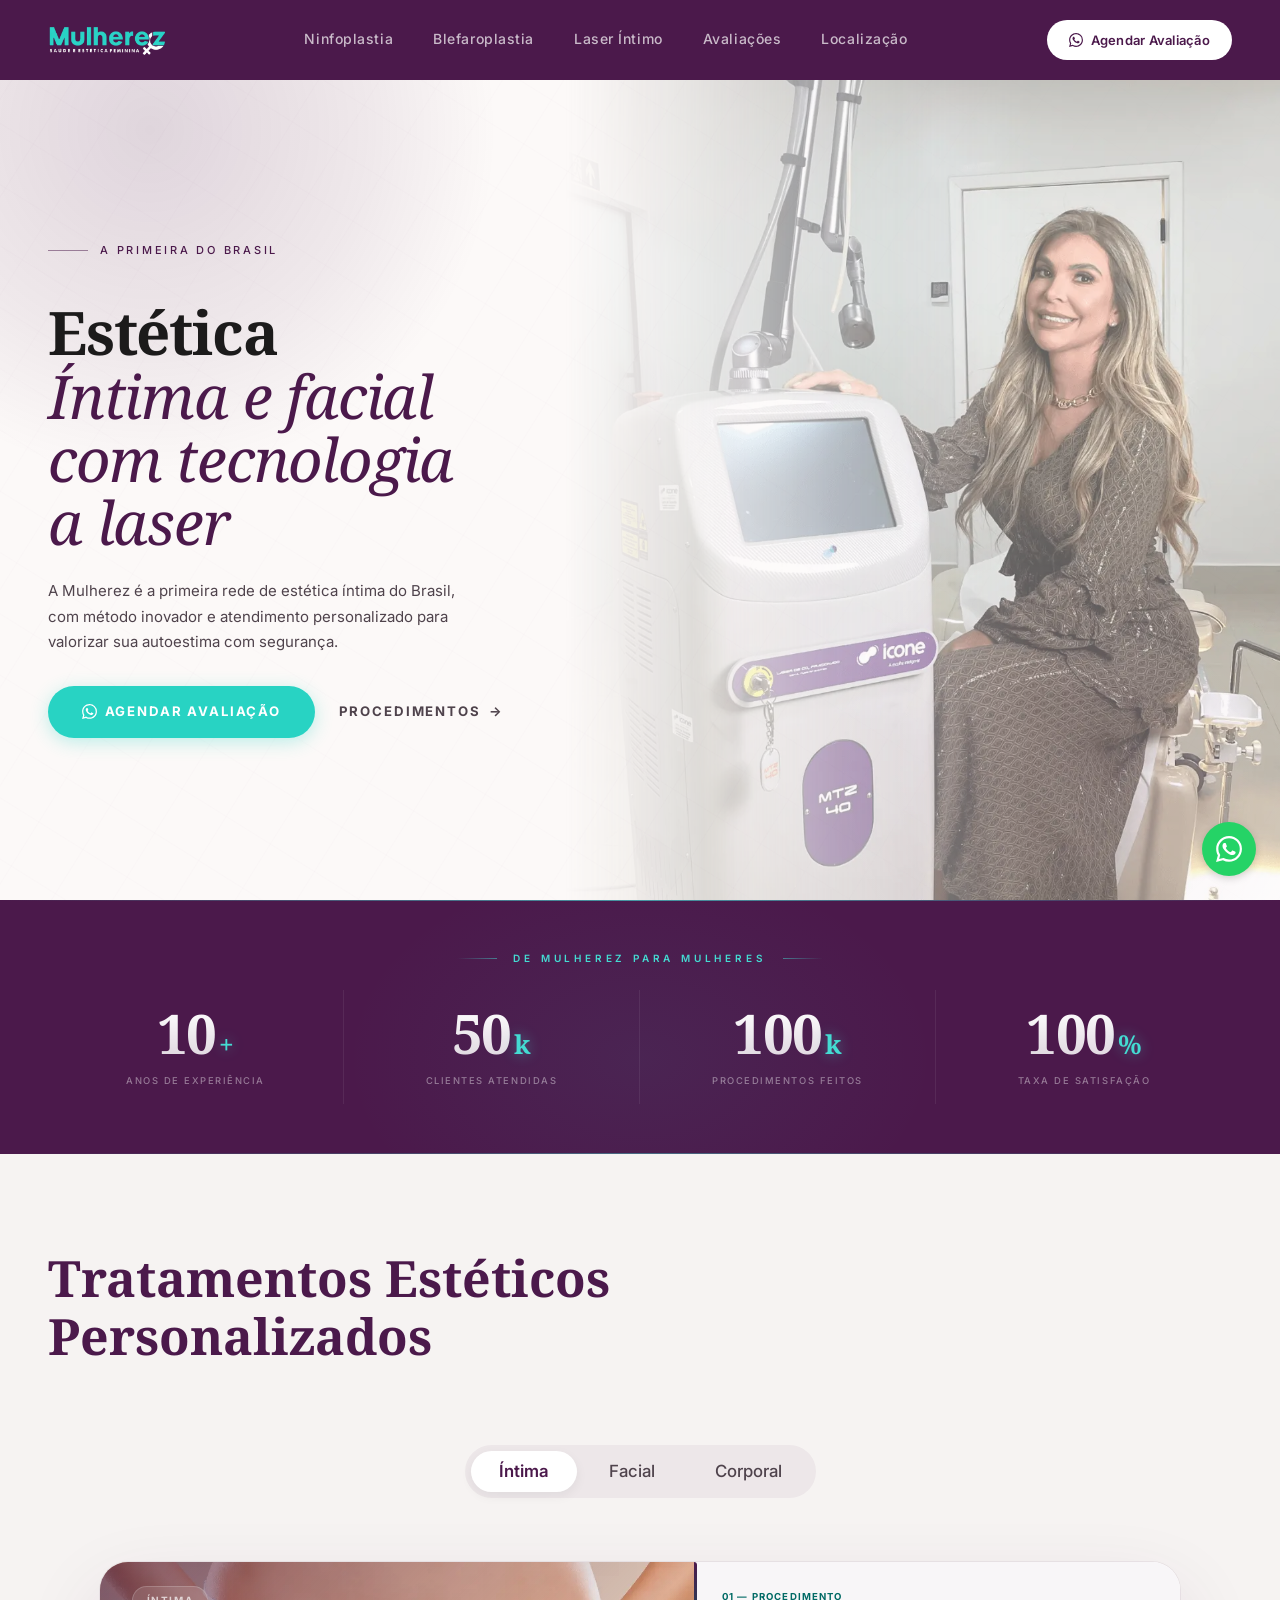
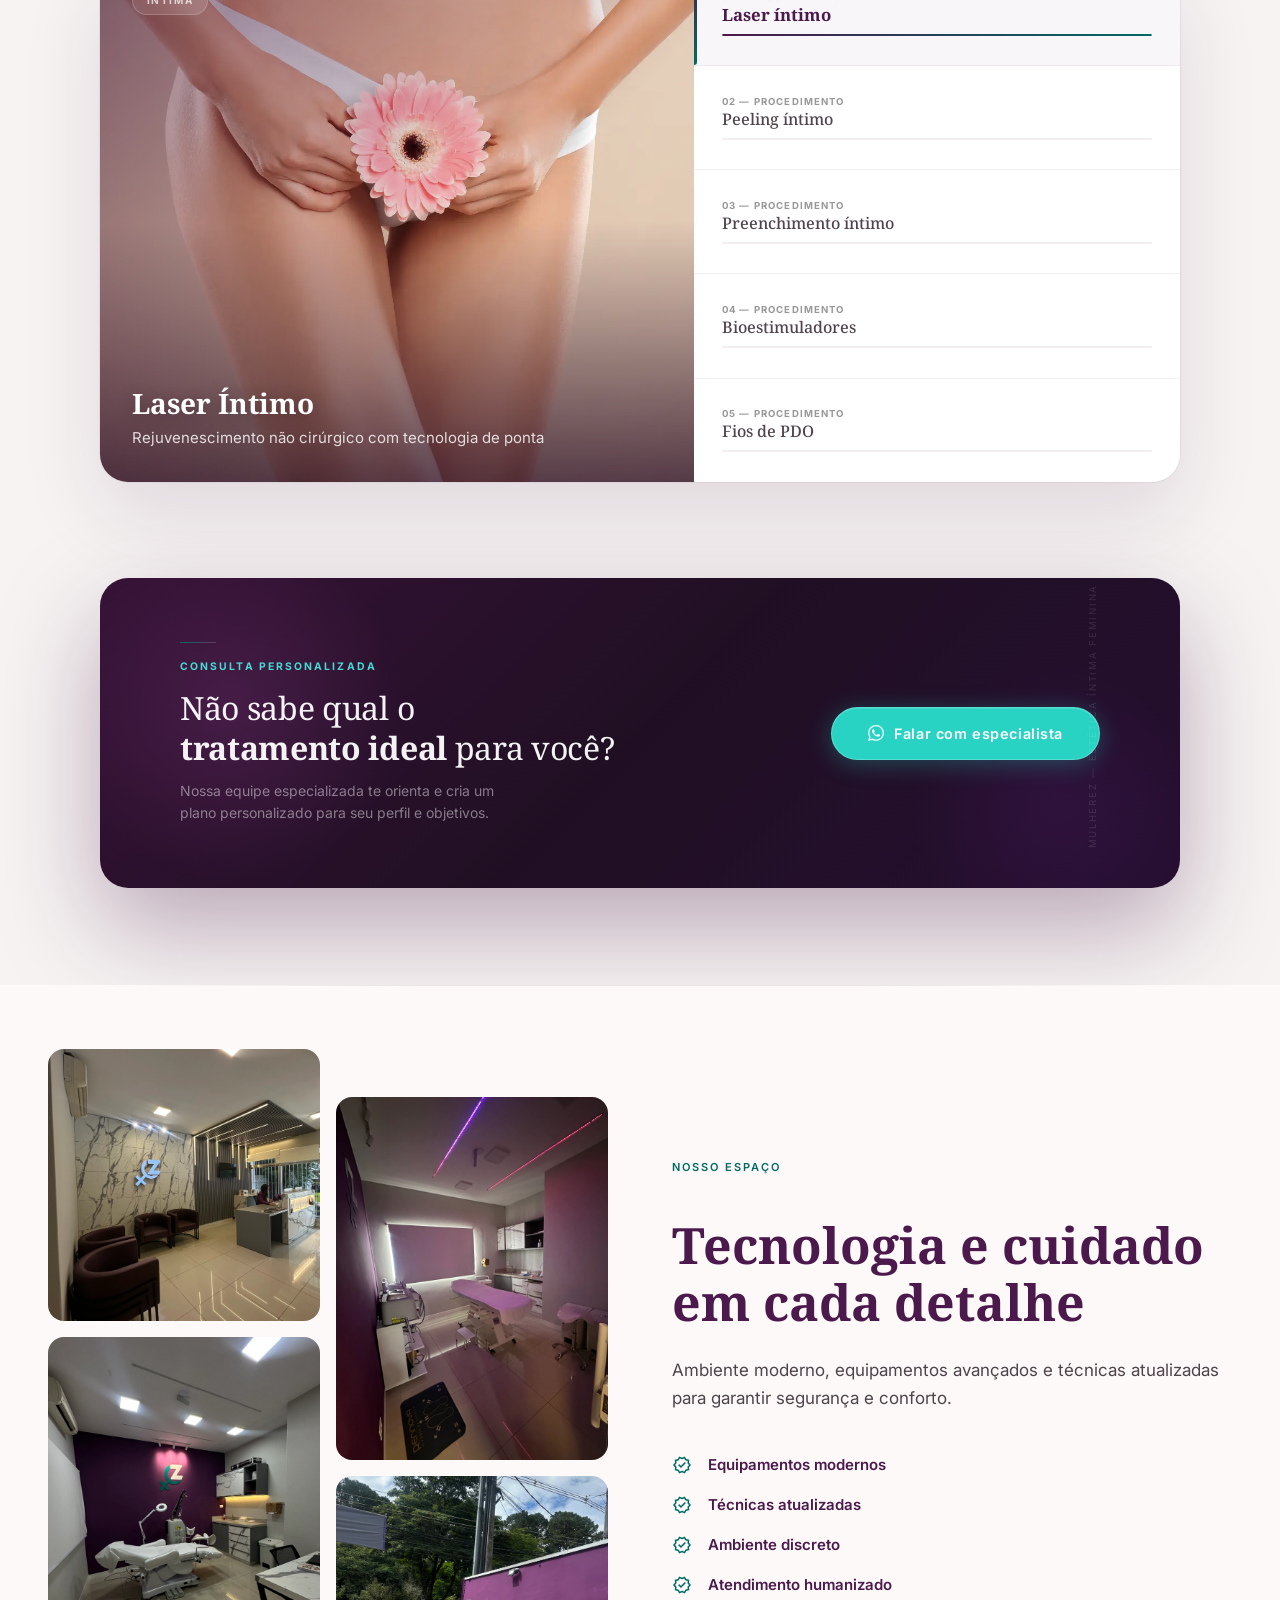
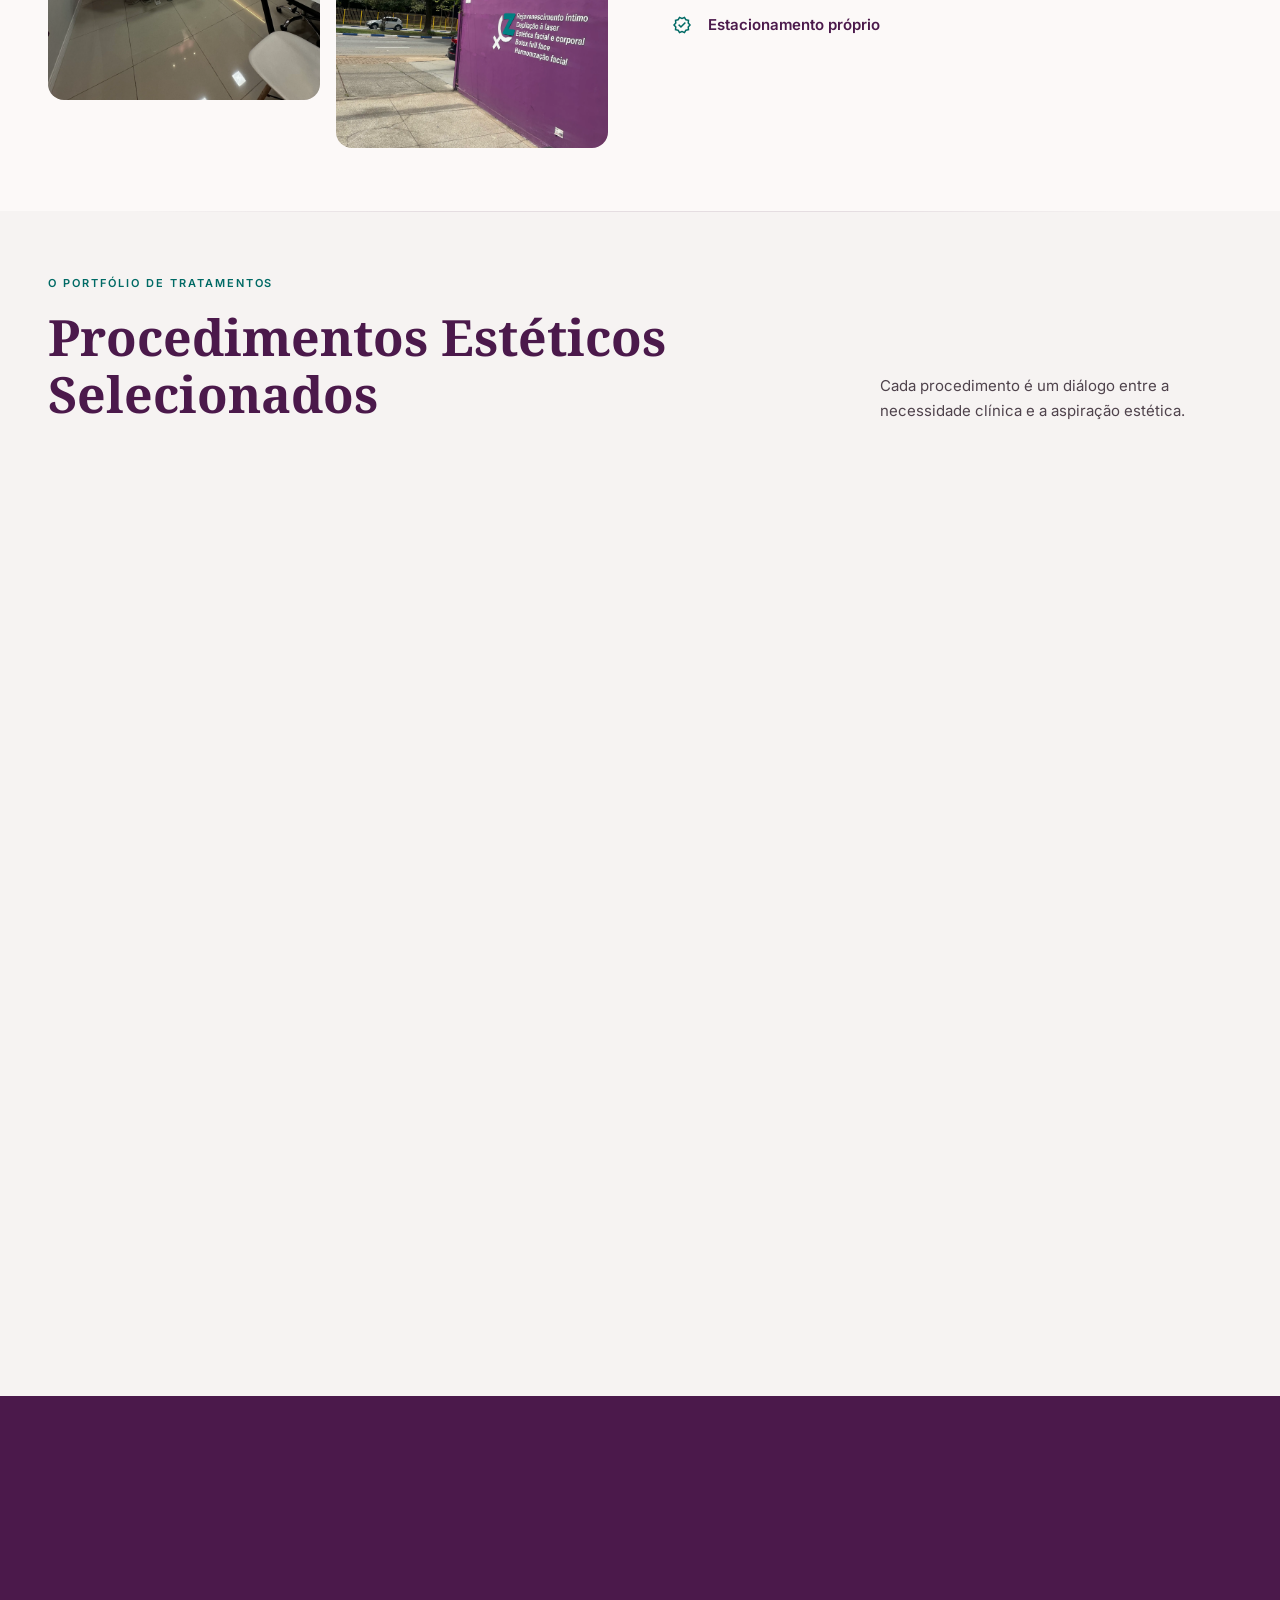
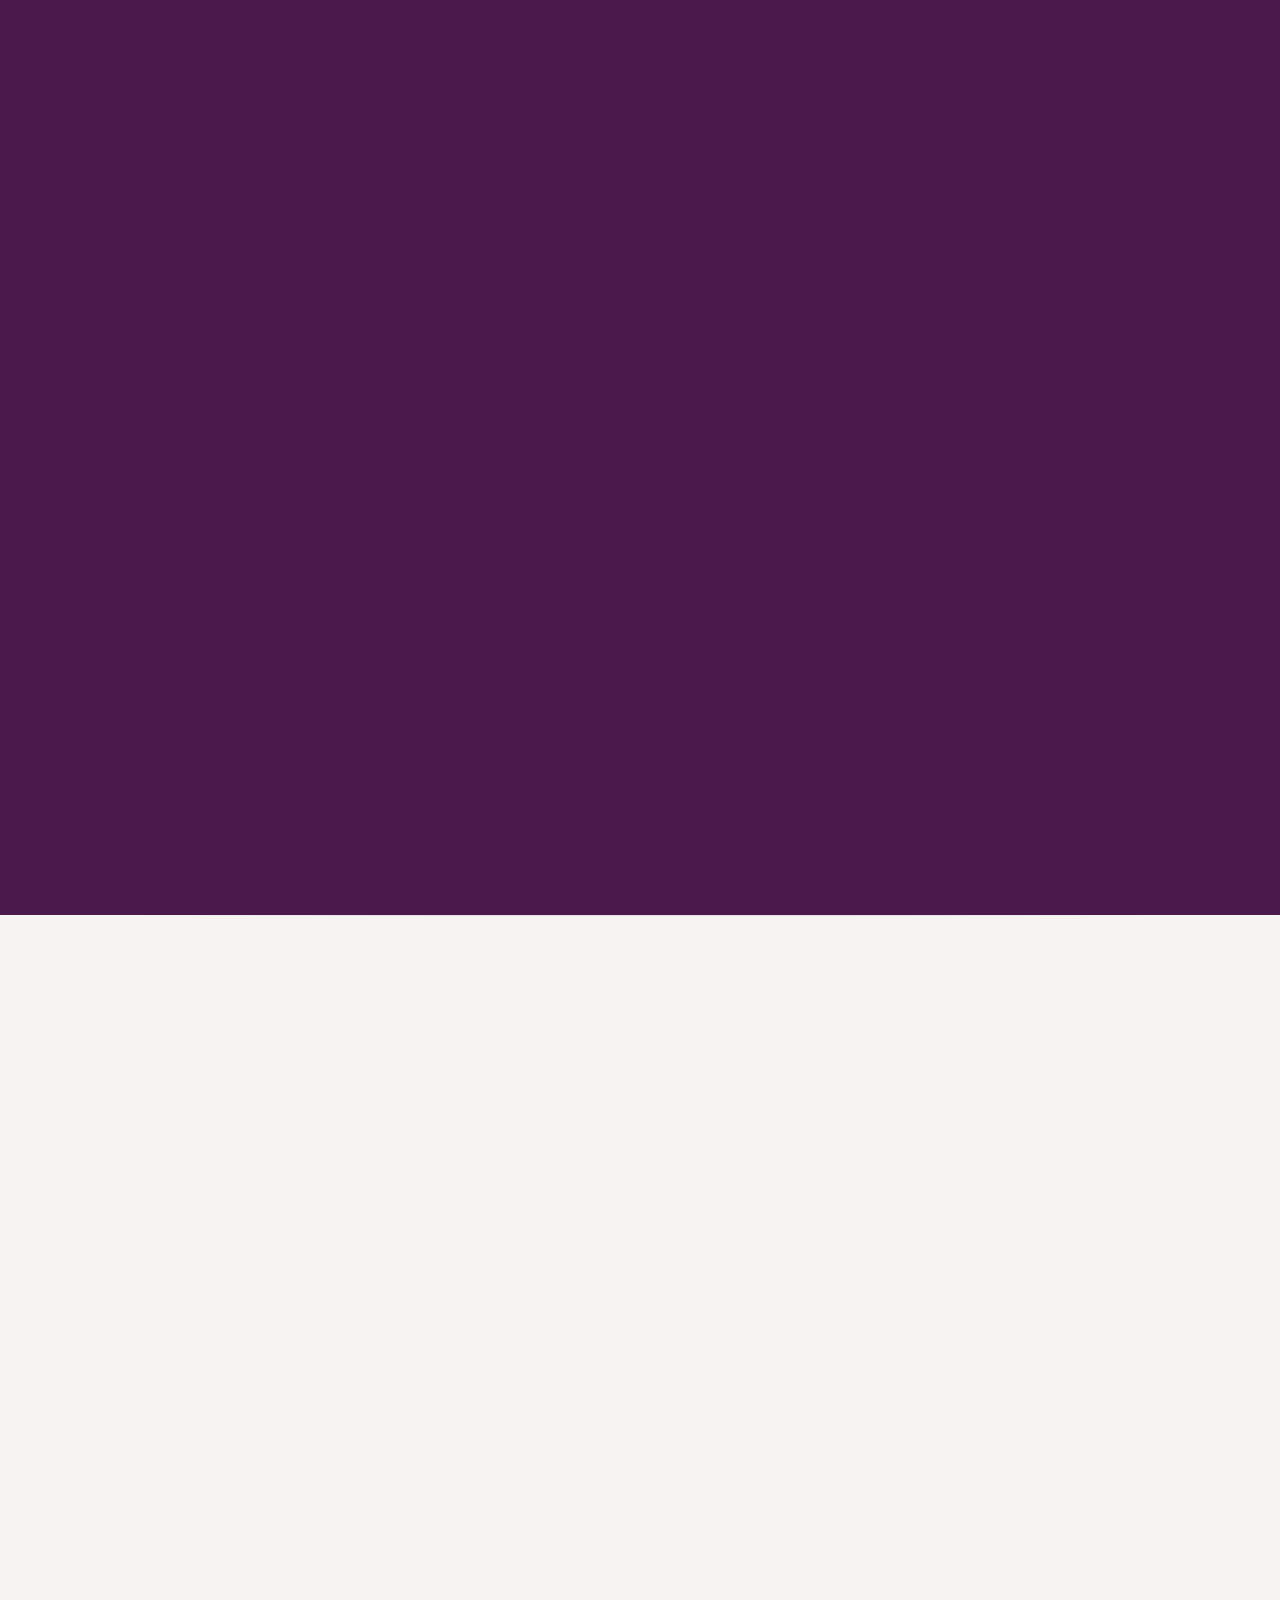
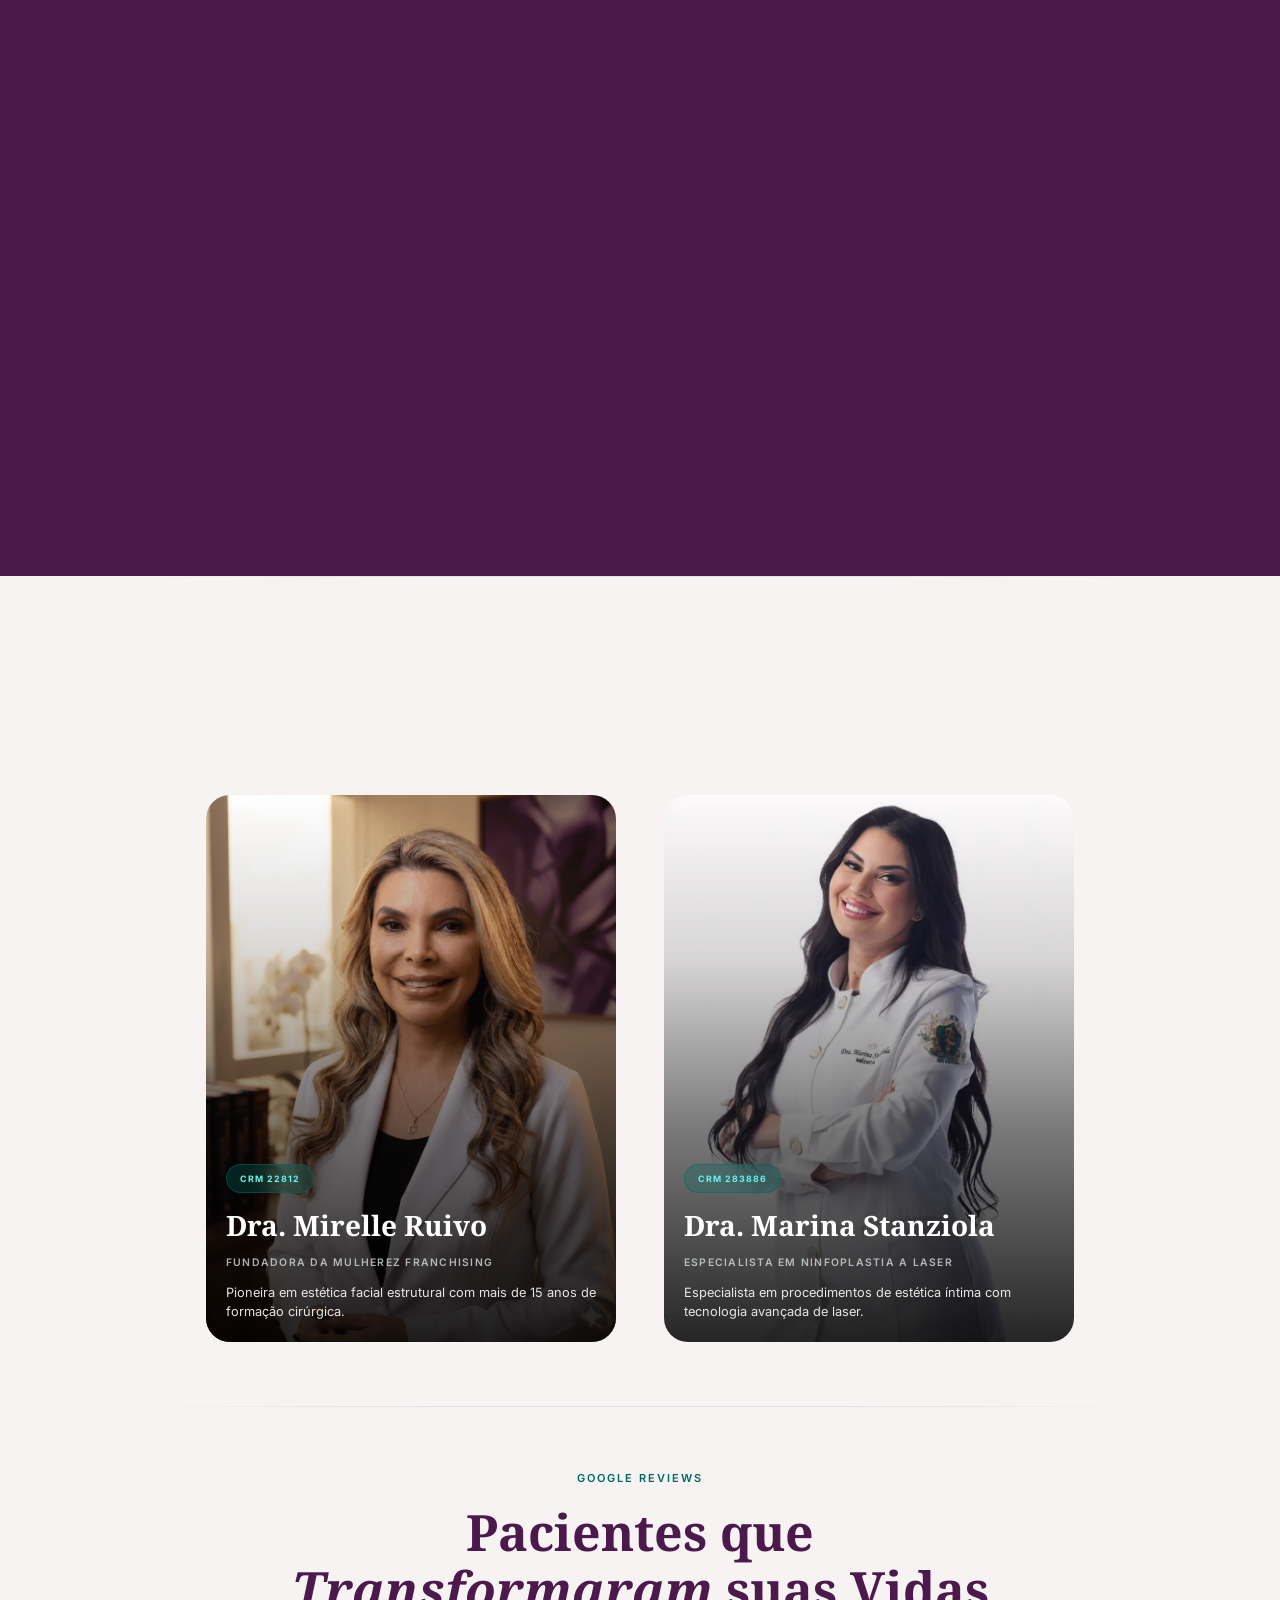
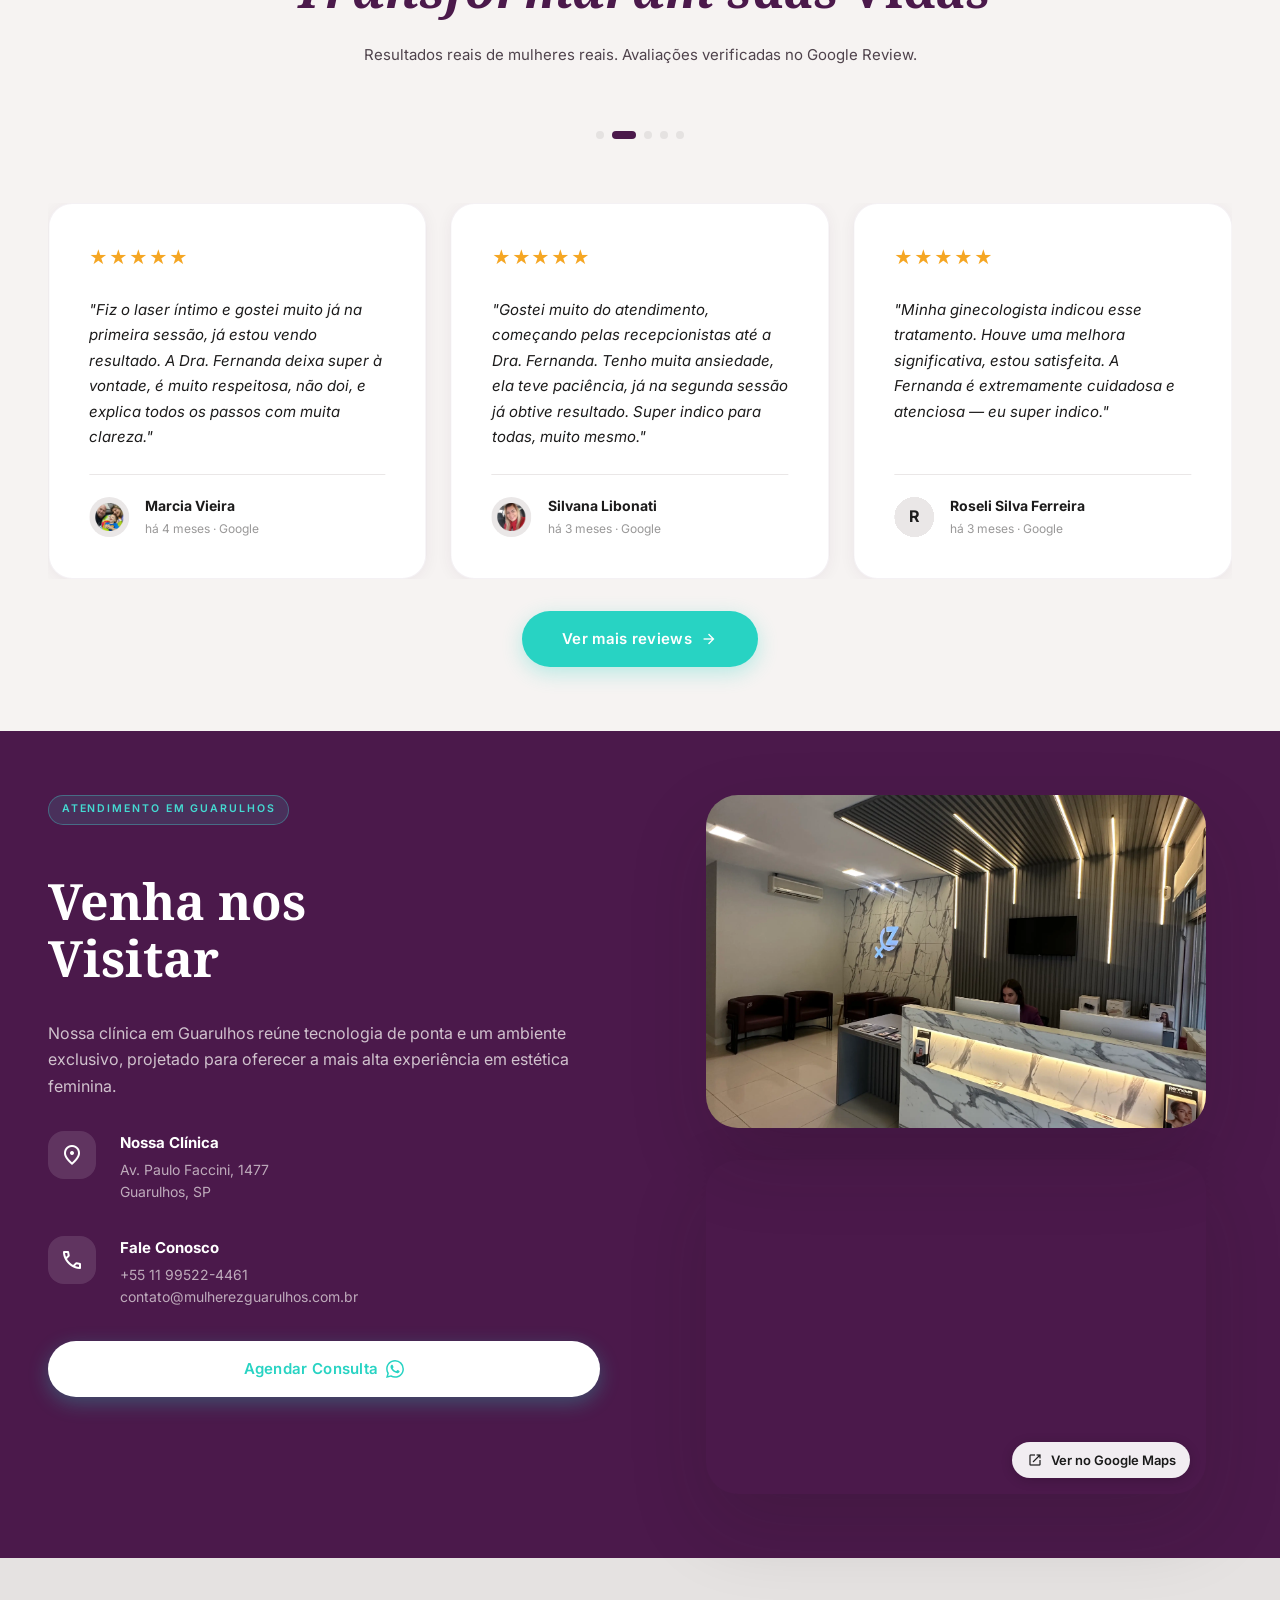
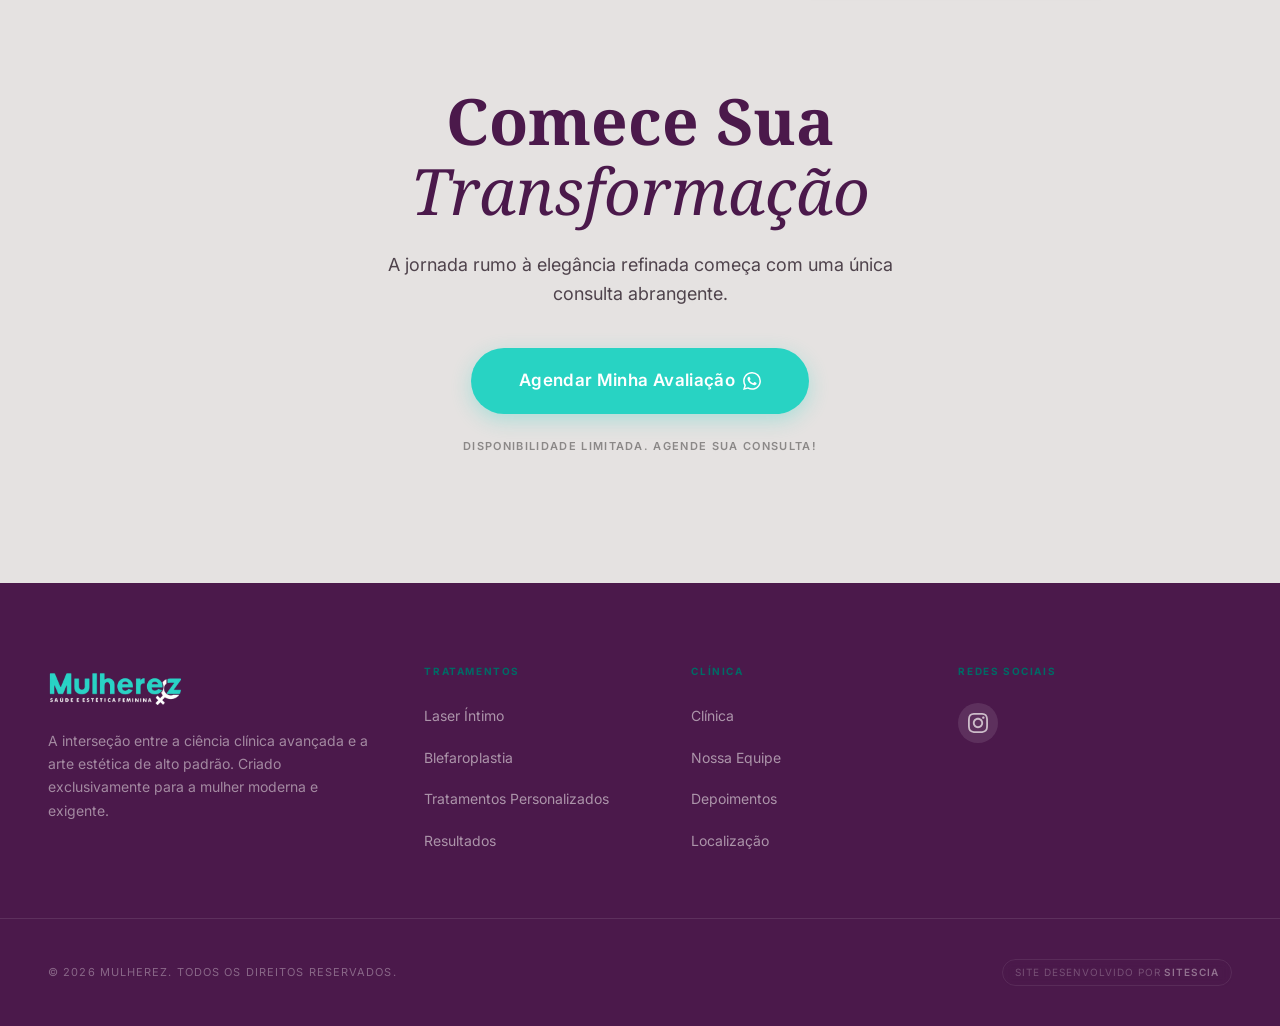
<file: index.html>
<!DOCTYPE html>
<html lang="pt-BR">

<head>
  <!-- Google Tag Manager -->
  <script>(function(w,d,s,l,i){w[l]=w[l]||[];w[l].push({'gtm.start': new Date().getTime(),event:'gtm.js'});var f=d.getElementsByTagName(s)[0], j=d.createElement(s),dl=l!='dataLayer'?'&l='+l:'';j.async=true;j.src= 'https://www.googletagmanager.com/gtm.js?id='+i+dl;f.parentNode.insertBefore(j,f); })(window,document,'script','dataLayer','GTM-5MMVL4TX');</script>
  <!-- End Google Tag Manager -->

  <meta charset="UTF-8" />
  <meta name="viewport" content="width=device-width, initial-scale=1.0" />
  <meta name="description"
    content="Onde a precisão médica avançada encontra a arte da estética de alto padrão. Um santuário criado para a mulher sofisticada." />
  <meta name="keywords"
    content="estética íntima, ninfoplastia laser, blefaroplastia, laser íntimo, clínica estética, Guarulhos" />
  <meta name="author" content="Mulherez - Estética Feminina" />
  <meta name="theme-color" content="#4b194b" />

  <!-- Open Graph / Social Media -->
  <meta property="og:type" content="website" />
  <meta property="og:title" content="Mulherez | Estética Feminina" />
  <meta property="og:description"
    content="Onde a precisão médica avançada encontra a arte da estética de alto padrão. Um santuário criado para a mulher sofisticada." />
  <meta property="og:image" content="https://mulherez.com.br/assets/img/Dra._Mirelle_Ruivo.webp" />
  <meta property="og:url" content="https://mulherez.com.br" />
  <meta property="og:site_name" content="Mulherez" />

  <!-- Twitter Card -->
  <meta name="twitter:card" content="summary_large_image" />
  <meta name="twitter:title" content="Mulherez | Estética Feminina" />
  <meta name="twitter:description"
    content="Onde a precisão médica avançada encontra a arte da estética de alto padrão. Um santuário criado para a mulher sofisticada." />
  <meta name="twitter:image" content="https://mulherez.com.br/assets/img/Dra._Mirelle_Ruivo.webp" />

  <!-- Favicon & Icons -->
  <link rel="icon" type="image/webp" href="assets/img/favicon.webp" />
  <link rel="shortcut icon" href="assets/img/favicon.webp" />
  <link rel="apple-touch-icon" href="assets/img/favicon.webp" />
  <link rel="canonical" href="https://mulherez.com.br" />

  <title>Mulherez | Estética Feminina</title>

  <!-- Fonts -->
  <link rel="preconnect" href="https://fonts.googleapis.com" />
  <link rel="preconnect" href="https://fonts.gstatic.com" crossorigin />
  <link
    href="https://fonts.googleapis.com/css2?family=Noto+Serif:ital,wght@0,400;0,700;1,400&family=Inter:wght@300;400;500;600;700;800;900&display=swap"
    rel="stylesheet" />
  <link href="https://fonts.googleapis.com/css2?family=Material+Symbols+Outlined:wght,FILL@100..700,0..1&display=swap"
    rel="stylesheet" />

  <!-- Styles -->
  <link rel="stylesheet" href="assets/css/styles.css" />
  <style>
    /* Navbar Desktop Purple Theme Override */
    .nav {
      background: var(--c-primary) !important;
    }

    .nav.scrolled {
      background: rgba(75, 25, 75, 0.95) !important;
      backdrop-filter: blur(24px) !important;
      -webkit-backdrop-filter: blur(24px) !important;
      box-shadow: 0 4px 32px rgba(0, 0, 0, 0.2) !important;
    }

    .nav__link {
      color: rgba(255, 255, 255, 0.7) !important;
    }

    .nav__link:hover,
    .nav__link--active {
      color: var(--c-white) !important;
    }

    .nav__link::after {
      background: var(--c-white) !important;
    }

    .nav__links .nav__link:hover {
      color: var(--c-secondary-dim) !important;
    }

    .nav__links .nav__link--active {
      color: var(--c-secondary-dim) !important;
    }

    .nav__links .nav__link:hover::after {
      background: var(--c-secondary-dim) !important;
      box-shadow: 0 0 8px rgba(68, 219, 210, 0.5);
    }

    .nav__links .nav__link--active::after {
      background: var(--c-secondary-dim) !important;
      box-shadow: 0 0 8px rgba(68, 219, 210, 0.5);
    }

    .nav__burger span {
      background: var(--c-white) !important;
    }

    .btn-nav-whatsapp {
      background: var(--c-white) !important;
      color: var(--c-primary) !important;
      font-weight: 600 !important;
    }

    .btn-nav-whatsapp:hover {
      background: rgba(255, 255, 255, 0.9) !important;
      box-shadow: 0 4px 16px rgba(255, 255, 255, 0.25) !important;
      transform: translateY(-2px);
    }

    .nav__link {
      white-space: nowrap;
    }

    .nav-cta {
      flex-shrink: 0;
      white-space: nowrap;
    }

    @media (min-width: 769px) and (max-width: 1200px) {
      .nav__inner {
        gap: var(--sp-6) !important;
        padding-inline: var(--sp-6) !important;
      }
      .nav__links {
        gap: var(--sp-6) !important;
      }
      .nav__link {
        font-size: 0.8125rem !important;
      }
    }

    @media (min-width: 769px) and (max-width: 980px) {
      .nav-cta .nav-cta-text {
        display: none;
      }
      .nav-cta {
        padding-inline: 0.75rem !important;
      }
    }

    .subtle-card-cta {
      display: inline-flex;
      align-items: center;
      gap: 0.25rem;
      font-size: 0.85rem;
      font-weight: 600;
      color: var(--c-primary);
      text-decoration: none;
      opacity: 0.7;
      transition: opacity 0.3s ease;
      margin-top: 1rem;
    }

    .subtle-card-cta:hover {
      opacity: 1;
    }

    .subtle-card-cta .material-symbols-outlined {
      font-size: 1.1rem;
      transition: transform 0.3s ease;
    }

    .subtle-card-cta:hover .material-symbols-outlined {
      transform: translateX(4px);
    }
  </style>
</head>

<body>
  <!-- Google Tag Manager (noscript) -->
  <noscript><iframe src="https://www.googletagmanager.com/ns.html?id=GTM-5MMVL4TX" height="0" width="0" style="display:none;visibility:hidden"></iframe></noscript>
  <!-- End Google Tag Manager (noscript) -->

  <!-- ══════════════════════════════════════════
       PRELOADER
  ══════════════════════════════════════════ -->
  <div class="preloader" id="preloader" aria-hidden="true">
    <div class="preloader__inner">
      <p class="preloader__brand">Mulherez</p>
      <div class="preloader__bar-track">
        <div class="preloader__bar" id="preloaderBar"></div>
      </div>
      <span class="preloader__tagline">Estética Íntima Feminina</span>
    </div>
  </div>

  <!-- ══════════════════════════════════════════
       SCROLL PROGRESS
  ══════════════════════════════════════════ -->
  <div class="scroll-progress" id="scrollProgress" aria-hidden="true"></div>

  <!-- ══════════════════════════════════════════
       NAVIGATION
  ══════════════════════════════════════════ -->
  <nav class="nav" id="nav">
    <div class="nav__inner">
      <a href="#hero" class="nav__brand">
        <!-- Substitua o src abaixo pelo link da logo real -->
        <img src="assets/img/logo_mulherez.webp" alt="Mulherez" class="nav__logo"
          onerror="this.style.display='none';this.nextElementSibling.style.display='block'" />
        <span class="nav__brand-text" style="display:none">Mulherez</span>
      </a>

      <div class="nav__links" id="navLinks">
        <a href="#results" class="nav__link nav__link--active">Ninfoplastia</a>
        <a href="#blefaroplastia" class="nav__link">Blefaroplastia</a>
        <a href="#laser-intimo" class="nav__link">Laser Íntimo</a>
        <a href="#reviews" class="nav__link">Avaliações</a>
        <a href="#visit" class="nav__link">Localização</a>
      </div>

      <a href="https://api.whatsapp.com/send/?phone=5511995224461&text=Ol%C3%A1%2C%20gostaria%20de%20mais%20informa%C3%A7%C3%B5es%20para%20uma%20avalia%C3%A7%C3%A3o!" target="_blank" rel="noopener noreferrer"
        class="btn btn-nav-whatsapp btn--sm nav-cta" data-magnetic>
        <svg xmlns="http://www.w3.org/2000/svg" viewBox="0 0 24 24" fill="currentColor" width="14" height="14"
          aria-hidden="true" style="flex-shrink:0">
          <path
            d="M17.472 14.382c-.297-.149-1.758-.867-2.03-.967-.273-.099-.471-.148-.67.15-.197.297-.767.966-.94 1.164-.173.199-.347.223-.644.075-.297-.15-1.255-.463-2.39-1.475-.883-.788-1.48-1.761-1.653-2.059-.173-.297-.018-.458.13-.606.134-.133.298-.347.446-.52.149-.174.198-.298.298-.497.099-.198.05-.371-.025-.52-.075-.149-.669-1.612-.916-2.207-.242-.579-.487-.5-.669-.51-.173-.008-.371-.01-.57-.01-.198 0-.52.074-.792.372-.272.297-1.04 1.016-1.04 2.479 0 1.462 1.065 2.875 1.213 3.074.149.198 2.096 3.2 5.077 4.487.709.306 1.262.489 1.694.625.712.227 1.36.195 1.871.118.571-.085 1.758-.719 2.006-1.413.248-.694.248-1.289.173-1.413-.074-.124-.272-.198-.57-.347m-5.421 7.403h-.004a9.87 9.87 0 01-5.031-1.378l-.361-.214-3.741.982.998-3.648-.235-.374a9.86 9.86 0 01-1.51-5.26c.001-5.45 4.436-9.884 9.888-9.884 2.64 0 5.122 1.03 6.988 2.898a9.825 9.825 0 012.893 6.994c-.003 5.45-4.437 9.884-9.885 9.884m8.413-18.297A11.815 11.815 0 0012.05 0C5.495 0 .16 5.335.157 11.892c0 2.096.547 4.142 1.588 5.945L.057 24l6.305-1.654a11.882 11.882 0 005.683 1.448h.005c6.554 0 11.89-5.335 11.893-11.893a11.821 11.821 0 00-3.48-8.413z" />
        </svg>
        <span class="nav-cta-text">Agendar Avaliação</span>
      </a>

      <button class="nav__burger" id="navBurger" aria-label="Abrir navegação" aria-expanded="false">
        <span></span><span></span><span></span>
      </button>
    </div>
  </nav>

  <!-- Mobile Menu -->
  <div class="mob-menu" id="mobMenu" aria-hidden="true">
    <div class="mob-menu__inner">
      <a href="#results" class="mob-menu__link">Ninfoplastia</a>
      <a href="#blefaroplastia" class="mob-menu__link">Blefaroplastia</a>
      <a href="#laser-intimo" class="mob-menu__link">Laser Íntimo</a>
      <a href="#team" class="mob-menu__link">Equipe Médica</a>
      <a href="https://api.whatsapp.com/send/?phone=5511995224461&text=Ol%C3%A1%2C%20gostaria%20de%20mais%20informa%C3%A7%C3%B5es%20para%20uma%20avalia%C3%A7%C3%A3o!" target="_blank" rel="noopener noreferrer" class="btn btn-nav-whatsapp btn--full">
        <svg xmlns="http://www.w3.org/2000/svg" viewBox="0 0 24 24" fill="currentColor" width="14" height="14"
          aria-hidden="true" style="flex-shrink:0">
          <path
            d="M17.472 14.382c-.297-.149-1.758-.867-2.03-.967-.273-.099-.471-.148-.67.15-.197.297-.767.966-.94 1.164-.173.199-.347.223-.644.075-.297-.15-1.255-.463-2.39-1.475-.883-.788-1.48-1.761-1.653-2.059-.173-.297-.018-.458.13-.606.134-.133.298-.347.446-.52.149-.174.198-.298.298-.497.099-.198.05-.371-.025-.52-.075-.149-.669-1.612-.916-2.207-.242-.579-.487-.5-.669-.51-.173-.008-.371-.01-.57-.01-.198 0-.52.074-.792.372-.272.297-1.04 1.016-1.04 2.479 0 1.462 1.065 2.875 1.213 3.074.149.198 2.096 3.2 5.077 4.487.709.306 1.262.489 1.694.625.712.227 1.36.195 1.871.118.571-.085 1.758-.719 2.006-1.413.248-.694.248-1.289.173-1.413-.074-.124-.272-.198-.57-.347m-5.421 7.403h-.004a9.87 9.87 0 01-5.031-1.378l-.361-.214-3.741.982.998-3.648-.235-.374a9.86 9.86 0 01-1.51-5.26c.001-5.45 4.436-9.884 9.888-9.884 2.64 0 5.122 1.03 6.988 2.898a9.825 9.825 0 012.893 6.994c-.003 5.45-4.437 9.884-9.885 9.884m8.413-18.297A11.815 11.815 0 0012.05 0C5.495 0 .16 5.335.157 11.892c0 2.096.547 4.142 1.588 5.945L.057 24l6.305-1.654a11.882 11.882 0 005.683 1.448h.005c6.554 0 11.89-5.335 11.893-11.893a11.821 11.821 0 00-3.48-8.413z" />
        </svg>
        Agendar Consulta
      </a>
    </div>
  </div>

  <!-- ══════════════════════════════════════════
       HERO
  ══════════════════════════════════════════ -->
  <header class="hero" id="hero">

    <!-- ── HERO BACKGROUND AMBIENCE (purely decorative, CSS-animated) ── -->
    <div class="hero__bg" aria-hidden="true">
      <div class="hero__orb hero__orb--1"></div>
      <div class="hero__orb hero__orb--2"></div>
      <div class="hero__sheen hero__sheen--1"></div>
      <div class="hero__sheen hero__sheen--2"></div>
      <div class="hero__sheen hero__sheen--3"></div>
      <svg class="hero__grid" xmlns="http://www.w3.org/2000/svg">
        <defs>
          <pattern id="hero-grid-pat" width="52" height="52" patternUnits="userSpaceOnUse"
            patternTransform="rotate(32)">
            <path d="M52 0L0 0 0 52" fill="none" stroke="rgba(75,25,75,0.042)" stroke-width="0.5" />
          </pattern>
        </defs>
        <rect width="100%" height="100%" fill="url(#hero-grid-pat)" />
      </svg>
    </div>

    <!-- Floral portrait — bloom emerges from the right, masked -->
    <div class="hero__portrait" aria-hidden="true">
      <img src="assets/img/Dra._Mirelle_Ruivo.webp" alt="Dra. Mirelle Ruivo" class="hero__portrait-img" />
    </div>

    <div class="container">
      <div class="hero__layout">
        <div class="hero__body">

          <span class="eyebrow hero__eyebrow" data-reveal data-delay="0">A primeira do Brasil</span>

          <h1 class="hero__title" data-reveal data-delay="120">
            Estética
            <em class="hero__em">Íntima e facial<br>com tecnologia<br>a laser</em>
          </h1>

          <p class="hero__sub" data-reveal data-delay="240">
            A Mulherez é a primeira rede de estética íntima do Brasil, com método
            inovador e atendimento personalizado para valorizar sua autoestima com segurança.
          </p>

          <div class="hero__actions" data-reveal data-delay="360">
            <a href="https://api.whatsapp.com/send/?phone=5511995224461&text=Ol%C3%A1%2C%20gostaria%20de%20mais%20informa%C3%A7%C3%B5es%20para%20uma%20avalia%C3%A7%C3%A3o!" target="_blank" rel="noopener noreferrer"
              class="btn btn--pill-dark" data-magnetic>
              <svg xmlns="http://www.w3.org/2000/svg" viewBox="0 0 24 24" fill="currentColor" width="15" height="15"
                aria-hidden="true" style="flex-shrink:0">
                <path
                  d="M17.472 14.382c-.297-.149-1.758-.867-2.03-.967-.273-.099-.471-.148-.67.15-.197.297-.767.966-.94 1.164-.173.199-.347.223-.644.075-.297-.15-1.255-.463-2.39-1.475-.883-.788-1.48-1.761-1.653-2.059-.173-.297-.018-.458.13-.606.134-.133.298-.347.446-.52.149-.174.198-.298.298-.497.099-.198.05-.371-.025-.52-.075-.149-.669-1.612-.916-2.207-.242-.579-.487-.5-.669-.51-.173-.008-.371-.01-.57-.01-.198 0-.52.074-.792.372-.272.297-1.04 1.016-1.04 2.479 0 1.462 1.065 2.875 1.213 3.074.149.198 2.096 3.2 5.077 4.487.709.306 1.262.489 1.694.625.712.227 1.36.195 1.871.118.571-.085 1.758-.719 2.006-1.413.248-.694.248-1.289.173-1.413-.074-.124-.272-.198-.57-.347m-5.421 7.403h-.004a9.87 9.87 0 01-5.031-1.378l-.361-.214-3.741.982.998-3.648-.235-.374a9.86 9.86 0 01-1.51-5.26c.001-5.45 4.436-9.884 9.888-9.884 2.64 0 5.122 1.03 6.988 2.898a9.825 9.825 0 012.893 6.994c-.003 5.45-4.437 9.884-9.885 9.884m8.413-18.297A11.815 11.815 0 0012.05 0C5.495 0 .16 5.335.157 11.892c0 2.096.547 4.142 1.588 5.945L.057 24l6.305-1.654a11.882 11.882 0 005.683 1.448h.005c6.554 0 11.89-5.335 11.893-11.893a11.821 11.821 0 00-3.48-8.413z" />
              </svg>
              Agendar Avaliação
            </a>
            <a href="#treatments" class="hero__text-link">
              Procedimentos <span aria-hidden="true">→</span>
            </a>
          </div>

        </div>
      </div>
    </div>
  </header>

  <!-- ══════════════════════════════════════════
       SCIENTIFIC AUTHORITY — STATS
  ══════════════════════════════════════════ -->
  <section class="stats-band" id="stats">
    <div class="container">
      <p class="stats-band__eyebrow" data-reveal="up"> De Mulherez para Mulheres</p>
      <div class="stats-grid">

        <div class="stat" data-reveal="up" data-delay="0">
          <div class="stat__row">
            <span class="stat__num" data-count="10">0</span>
            <span class="stat__unit">+</span>
          </div>
          <p class="stat__label">Anos de Experiência</p>
        </div>

        <div class="stat" data-reveal="up" data-delay="100">
          <div class="stat__row">
            <span class="stat__num" data-count="50">0</span>
            <span class="stat__unit">k</span>
          </div>
          <p class="stat__label">Clientes Atendidas</p>
        </div>

        <div class="stat" data-reveal="up" data-delay="200">
          <div class="stat__row">
            <span class="stat__num" data-count="100">0</span>
            <span class="stat__unit">k</span>
          </div>
          <p class="stat__label">Procedimentos Feitos</p>
        </div>

        <div class="stat" data-reveal="up" data-delay="300">
          <div class="stat__row">
            <span class="stat__num" data-count="100">0</span>
            <span class="stat__unit">%</span>
          </div>
          <p class="stat__label">Taxa de Satisfação</p>
        </div>

      </div>
    </div>
  </section>

  <!-- ══════════════════════════════════════════
       TRATAMENTOS ESTÉTICOS PERSONALIZADOS (TABS)
  ══════════════════════════════════════════ -->
  <section class="section tabs-section" id="custom-treatments">
    <div class="container">
      <div class="section-header" data-reveal="up">
        <div>
          <h2 class="section-title" style="margin-bottom: 0;">Tratamentos Estéticos<br>Personalizados</h2>
        </div>
      </div>

      <div class="tabs-container" data-reveal="up" data-delay="100">
        <!-- Tabs Nav (Top Level) -->
        <div class="tabs-nav-top">
          <button class="tab-btn-top active" data-tab="intima">Íntima</button>
          <button class="tab-btn-top" data-tab="facial">Facial</button>
          <button class="tab-btn-top" data-tab="corporal">Corporal</button>
        </div>

        <!-- Tab Contents -->
        <div class="tabs-content">
          <!-- Íntima -->
          <div class="tab-pane active" id="tab-intima">

            <!-- MOBILE CAROUSEL -->
            <div class="mob-tc" aria-label="Carrossel de tratamentos íntimos">
              <div class="mob-tc__wrapper">
                <div class="mob-tc__track">
                  <div class="mob-tc__card">
                    <div class="mob-tc__img"><img src="assets/img/laser-intimo.webp" alt="Laser íntimo" loading="lazy">
                    </div>
                    <div class="mob-tc__overlay">
                      <span class="mob-tc__tag">Íntima</span>
                      <h4 class="mob-tc__title">Laser Íntimo</h4>
                      <p class="mob-tc__desc">Rejuvenescimento não cirúrgico</p>
                    </div>
                  </div>
                  <div class="mob-tc__card">
                    <div class="mob-tc__img"><img src="assets/img/peeling-intimo.webp" alt="Peeling íntimo"
                        loading="lazy"></div>
                    <div class="mob-tc__overlay">
                      <span class="mob-tc__tag">Íntima</span>
                      <h4 class="mob-tc__title">Peeling Íntimo</h4>
                      <p class="mob-tc__desc">Clareamento e renovação celular</p>
                    </div>
                  </div>
                  <div class="mob-tc__card">
                    <div class="mob-tc__img"><img src="assets/img/preenchimento.webp" alt="Preenchimento íntimo"
                        loading="lazy"></div>
                    <div class="mob-tc__overlay">
                      <span class="mob-tc__tag">Íntima</span>
                      <h4 class="mob-tc__title">Preenchimento Íntimo</h4>
                      <p class="mob-tc__desc">Restauração de volume e estética</p>
                    </div>
                  </div>
                  <div class="mob-tc__card">
                    <div class="mob-tc__img"><img src="assets/img/bioestimulador.webp" alt="Bioestimuladores"
                        loading="lazy"></div>
                    <div class="mob-tc__overlay">
                      <span class="mob-tc__tag">Íntima</span>
                      <h4 class="mob-tc__title">Bioestimuladores</h4>
                      <p class="mob-tc__desc">Estímulo de colágeno natural</p>
                    </div>
                  </div>
                  <div class="mob-tc__card">
                    <div class="mob-tc__img"><img src="assets/img/fios-PDO.webp" alt="Fios de PDO" loading="lazy"></div>
                    <div class="mob-tc__overlay">
                      <span class="mob-tc__tag">Íntima</span>
                      <h4 class="mob-tc__title">Fios de PDO</h4>
                      <p class="mob-tc__desc">Sustentação e firmeza dos tecidos</p>
                    </div>
                  </div>
                </div>
              </div>
              <div class="mob-tc__dots">
                <button class="mob-tc__dot mob-tc__dot--active"></button>
                <button class="mob-tc__dot"></button>
                <button class="mob-tc__dot"></button>
                <button class="mob-tc__dot"></button>
                <button class="mob-tc__dot"></button>
              </div>
              <div class="mob-tc__progress-bar">
                <div class="mob-tc__progress-fill"></div>
              </div>
            </div>

            <div class="stepper-carousel">
              <!-- LEFT: Image Panel -->
              <div class="stepper-content">
                <div class="stepper-card active">
                  <span class="stepper-card__badge">Íntima</span>
                  <div class="stepper-card__img"><img src="assets/img/laser-intimo.webp" alt="Laser íntimo"
                      loading="lazy"></div>
                  <div class="stepper-card__info">
                    <h4>Laser Íntimo</h4>
                    <p>Rejuvenescimento não cirúrgico com tecnologia de ponta</p>
                  </div>
                </div>
                <div class="stepper-card">
                  <span class="stepper-card__badge">Íntima</span>
                  <div class="stepper-card__img"><img src="assets/img/peeling-intimo.webp" alt="Peeling íntimo"
                      loading="lazy"></div>
                  <div class="stepper-card__info">
                    <h4>Peeling Íntimo</h4>
                    <p>Clareamento e renovação celular profunda</p>
                  </div>
                </div>
                <div class="stepper-card">
                  <span class="stepper-card__badge">Íntima</span>
                  <div class="stepper-card__img"><img src="assets/img/preenchimento.webp" alt="Preenchimento íntimo"
                      loading="lazy"></div>
                  <div class="stepper-card__info">
                    <h4>Preenchimento Íntimo</h4>
                    <p>Restauração de volume e estética feminina</p>
                  </div>
                </div>
                <div class="stepper-card">
                  <span class="stepper-card__badge">Íntima</span>
                  <div class="stepper-card__img"><img src="assets/img/bioestimulador.webp" alt="Bioestimuladores"
                      loading="lazy"></div>
                  <div class="stepper-card__info">
                    <h4>Bioestimuladores</h4>
                    <p>Estímulo de colágeno natural para firmeza íntima</p>
                  </div>
                </div>
                <div class="stepper-card">
                  <span class="stepper-card__badge">Íntima</span>
                  <div class="stepper-card__img"><img src="assets/img/fios-PDO.webp" alt="Fios de PDO" loading="lazy">
                  </div>
                  <div class="stepper-card__info">
                    <h4>Fios de PDO</h4>
                    <p>Sustentação e firmeza dos tecidos íntimos</p>
                  </div>
                </div>
              </div>

              <!-- RIGHT: Procedure List -->
              <div class="stepper-menu">
                <button class="stepper-btn active" data-index="0">
                  <span class="stepper-num">01 &mdash; Procedimento</span>
                  <span class="stepper-title">Laser íntimo</span>
                  <div class="stepper-progress">
                    <div class="stepper-bar"></div>
                  </div>
                </button>
                <button class="stepper-btn" data-index="1">
                  <span class="stepper-num">02 &mdash; Procedimento</span>
                  <span class="stepper-title">Peeling íntimo</span>
                  <div class="stepper-progress">
                    <div class="stepper-bar"></div>
                  </div>
                </button>
                <button class="stepper-btn" data-index="2">
                  <span class="stepper-num">03 &mdash; Procedimento</span>
                  <span class="stepper-title">Preenchimento íntimo</span>
                  <div class="stepper-progress">
                    <div class="stepper-bar"></div>
                  </div>
                </button>
                <button class="stepper-btn" data-index="3">
                  <span class="stepper-num">04 &mdash; Procedimento</span>
                  <span class="stepper-title">Bioestimuladores</span>
                  <div class="stepper-progress">
                    <div class="stepper-bar"></div>
                  </div>
                </button>
                <button class="stepper-btn" data-index="4">
                  <span class="stepper-num">05 &mdash; Procedimento</span>
                  <span class="stepper-title">Fios de PDO</span>
                  <div class="stepper-progress">
                    <div class="stepper-bar"></div>
                  </div>
                </button>
              </div>
            </div>
          </div>

          <!-- Facial -->
          <div class="tab-pane" id="tab-facial">

            <!-- MOBILE CAROUSEL -->
            <div class="mob-tc" aria-label="Carrossel de tratamentos faciais">
              <div class="mob-tc__wrapper">
                <div class="mob-tc__track">
                  <div class="mob-tc__card">
                    <div class="mob-tc__img"><img src="assets/img/blefaroplastia-a-laser.webp"
                        alt="Blefaroplastia a laser" loading="lazy"></div>
                    <div class="mob-tc__overlay">
                      <span class="mob-tc__tag">Facial</span>
                      <h4 class="mob-tc__title">Blefaroplastia a Laser</h4>
                      <p class="mob-tc__desc">Rejuvenescimento do olhar</p>
                    </div>
                  </div>
                  <div class="mob-tc__card">
                    <div class="mob-tc__img"><img src="assets/img/toxina-botulinica.webp" alt="Toxina botulínica"
                        loading="lazy"></div>
                    <div class="mob-tc__overlay">
                      <span class="mob-tc__tag">Facial</span>
                      <h4 class="mob-tc__title">Toxina Botulínica</h4>
                      <p class="mob-tc__desc">Suavização de rugas dinâmicas</p>
                    </div>
                  </div>
                  <div class="mob-tc__card">
                    <div class="mob-tc__img"><img src="assets/img/preenchimento-facial.webp" alt="Preenchimento facial"
                        loading="lazy"></div>
                    <div class="mob-tc__overlay">
                      <span class="mob-tc__tag">Facial</span>
                      <h4 class="mob-tc__title">Preenchimento Facial</h4>
                      <p class="mob-tc__desc">Harmonização de contornos</p>
                    </div>
                  </div>
                  <div class="mob-tc__card">
                    <div class="mob-tc__img"><img src="assets/img/bioestimuladores.webp" alt="Bioestimuladores"
                        loading="lazy"></div>
                    <div class="mob-tc__overlay">
                      <span class="mob-tc__tag">Facial</span>
                      <h4 class="mob-tc__title">Bioestimuladores</h4>
                      <p class="mob-tc__desc">Firmeza e qualidade da pele</p>
                    </div>
                  </div>
                  <div class="mob-tc__card">
                    <div class="mob-tc__img"><img src="assets/img/fios-sustentacao.webp" alt="Fios de sustentação"
                        loading="lazy"></div>
                    <div class="mob-tc__overlay">
                      <span class="mob-tc__tag">Facial</span>
                      <h4 class="mob-tc__title">Fios de Sustentação</h4>
                      <p class="mob-tc__desc">Lifting facial não cirúrgico</p>
                    </div>
                  </div>
                </div>
              </div>
              <div class="mob-tc__dots">
                <button class="mob-tc__dot mob-tc__dot--active"></button>
                <button class="mob-tc__dot"></button>
                <button class="mob-tc__dot"></button>
                <button class="mob-tc__dot"></button>
                <button class="mob-tc__dot"></button>
              </div>
              <div class="mob-tc__progress-bar">
                <div class="mob-tc__progress-fill"></div>
              </div>
            </div>

            <div class="stepper-carousel">
              <!-- LEFT: Image Panel -->
              <div class="stepper-content">
                <div class="stepper-card active">
                  <span class="stepper-card__badge">Facial</span>
                  <div class="stepper-card__img"><img src="assets/img/blefaroplastia-a-laser.webp"
                      alt="Blefaroplastia a laser" loading="lazy"></div>
                  <div class="stepper-card__info">
                    <h4>Blefaroplastia a Laser</h4>
                    <p>Rejuvenescimento do olhar com precisão a laser</p>
                  </div>
                </div>
                <div class="stepper-card">
                  <span class="stepper-card__badge">Facial</span>
                  <div class="stepper-card__img"><img src="assets/img/toxina-botulinica.webp" alt="Toxina botulínica"
                      loading="lazy"></div>
                  <div class="stepper-card__info">
                    <h4>Toxina Botulínica</h4>
                    <p>Suavização natural de rugas dinâmicas</p>
                  </div>
                </div>
                <div class="stepper-card">
                  <span class="stepper-card__badge">Facial</span>
                  <div class="stepper-card__img"><img src="assets/img/preenchimento-facial.webp"
                      alt="Preenchimento facial" loading="lazy"></div>
                  <div class="stepper-card__info">
                    <h4>Preenchimento Facial</h4>
                    <p>Harmonização de contornos com resultados naturais</p>
                  </div>
                </div>
                <div class="stepper-card">
                  <span class="stepper-card__badge">Facial</span>
                  <div class="stepper-card__img"><img src="assets/img/bioestimuladores.webp" alt="Bioestimuladores"
                      loading="lazy"></div>
                  <div class="stepper-card__info">
                    <h4>Bioestimuladores</h4>
                    <p>Firmeza e qualidade da pele com colágeno natural</p>
                  </div>
                </div>
                <div class="stepper-card">
                  <span class="stepper-card__badge">Facial</span>
                  <div class="stepper-card__img"><img src="assets/img/fios-sustentacao.webp" alt="Fios de sustentação"
                      loading="lazy"></div>
                  <div class="stepper-card__info">
                    <h4>Fios de Sustentação</h4>
                    <p>Lifting facial não cirúrgico de longa duração</p>
                  </div>
                </div>
              </div>

              <!-- RIGHT: Procedure List -->
              <div class="stepper-menu">
                <button class="stepper-btn active" data-index="0">
                  <span class="stepper-num">01 &mdash; Procedimento</span>
                  <span class="stepper-title">Blefaroplastia a laser</span>
                  <div class="stepper-progress">
                    <div class="stepper-bar"></div>
                  </div>
                </button>
                <button class="stepper-btn" data-index="1">
                  <span class="stepper-num">02 &mdash; Procedimento</span>
                  <span class="stepper-title">Toxina botulínica</span>
                  <div class="stepper-progress">
                    <div class="stepper-bar"></div>
                  </div>
                </button>
                <button class="stepper-btn" data-index="2">
                  <span class="stepper-num">03 &mdash; Procedimento</span>
                  <span class="stepper-title">Preenchimento facial</span>
                  <div class="stepper-progress">
                    <div class="stepper-bar"></div>
                  </div>
                </button>
                <button class="stepper-btn" data-index="3">
                  <span class="stepper-num">04 &mdash; Procedimento</span>
                  <span class="stepper-title">Bioestimuladores</span>
                  <div class="stepper-progress">
                    <div class="stepper-bar"></div>
                  </div>
                </button>
                <button class="stepper-btn" data-index="4">
                  <span class="stepper-num">05 &mdash; Procedimento</span>
                  <span class="stepper-title">Fios de sustentação</span>
                  <div class="stepper-progress">
                    <div class="stepper-bar"></div>
                  </div>
                </button>
              </div>
            </div>
          </div>

          <!-- Corporal -->
          <div class="tab-pane" id="tab-corporal">

            <!-- MOBILE CAROUSEL -->
            <div class="mob-tc" aria-label="Carrossel de tratamentos corporais">
              <div class="mob-tc__wrapper">
                <div class="mob-tc__track">
                  <div class="mob-tc__card">
                    <div class="mob-tc__img"><img src="assets/img/bio-corporal.webp" alt="Bioestimuladores"
                        loading="lazy"></div>
                    <div class="mob-tc__overlay">
                      <span class="mob-tc__tag">Corporal</span>
                      <h4 class="mob-tc__title">Bioestimuladores</h4>
                      <p class="mob-tc__desc">Combate à flacidez corporal</p>
                    </div>
                  </div>
                  <div class="mob-tc__card">
                    <div class="mob-tc__img"><img src="assets/img/gluteos.webp" alt="Preenchimento de glúteo"
                        loading="lazy"></div>
                    <div class="mob-tc__overlay">
                      <span class="mob-tc__tag">Corporal</span>
                      <h4 class="mob-tc__title">Preenchimento de Glúteo</h4>
                      <p class="mob-tc__desc">Remodelação e volume glúteo</p>
                    </div>
                  </div>
                  <div class="mob-tc__card">
                    <div class="mob-tc__img"><img src="assets/img/enzimas.webp" alt="Enzimas" loading="lazy"></div>
                    <div class="mob-tc__overlay">
                      <span class="mob-tc__tag">Corporal</span>
                      <h4 class="mob-tc__title">Enzimas</h4>
                      <p class="mob-tc__desc">Tratamento para gordura localizada</p>
                    </div>
                  </div>
                  <div class="mob-tc__card">
                    <div class="mob-tc__img"><img src="assets/img/depi-laser-corpo.webp" alt="Depilação a laser"
                        loading="lazy"></div>
                    <div class="mob-tc__overlay">
                      <span class="mob-tc__tag">Corporal</span>
                      <h4 class="mob-tc__title">Depilação a laser</h4>
                      <p class="mob-tc__desc">Pele lisa e livre de pelos</p>
                    </div>
                  </div>
                  <div class="mob-tc__card">
                    <div class="mob-tc__img"><img src="assets/img/radiofrequencia.webp" alt="Radiofrequência"
                        loading="lazy"></div>
                    <div class="mob-tc__overlay">
                      <span class="mob-tc__tag">Corporal</span>
                      <h4 class="mob-tc__title">Radiofrequência</h4>
                      <p class="mob-tc__desc">Firmeza e contorno corporal</p>
                    </div>
                  </div>
                </div>
              </div>
              <div class="mob-tc__dots">
                <button class="mob-tc__dot mob-tc__dot--active"></button>
                <button class="mob-tc__dot"></button>
                <button class="mob-tc__dot"></button>
                <button class="mob-tc__dot"></button>
                <button class="mob-tc__dot"></button>
              </div>
              <div class="mob-tc__progress-bar">
                <div class="mob-tc__progress-fill"></div>
              </div>
            </div>

            <div class="stepper-carousel">
              <!-- LEFT: Image Panel -->
              <div class="stepper-content">
                <div class="stepper-card active">
                  <span class="stepper-card__badge">Corporal</span>
                  <div class="stepper-card__img"><img src="assets/img/bio-corporal.webp" alt="Bioestimuladores"
                      loading="lazy"></div>
                  <div class="stepper-card__info">
                    <h4>Bioestimuladores</h4>
                    <p>Combate à flacidez corporal com estímulo de colágeno</p>
                  </div>
                </div>
                <div class="stepper-card">
                  <span class="stepper-card__badge">Corporal</span>
                  <div class="stepper-card__img"><img src="assets/img/gluteos.webp" alt="Preenchimento de glúteo"
                      loading="lazy"></div>
                  <div class="stepper-card__info">
                    <h4>Preenchimento de Glúteo</h4>
                    <p>Remodelação e volume glúteo com resultado natural</p>
                  </div>
                </div>
                <div class="stepper-card">
                  <span class="stepper-card__badge">Corporal</span>
                  <div class="stepper-card__img"><img src="assets/img/enzimas.webp" alt="Enzimas" loading="lazy"></div>
                  <div class="stepper-card__info">
                    <h4>Enzimas</h4>
                    <p>Tratamento eficiente para gordura localizada</p>
                  </div>
                </div>
                <div class="stepper-card">
                  <span class="stepper-card__badge">Corporal</span>
                  <div class="stepper-card__img"><img src="assets/img/depi-laser-corpo.webp" alt="Depilação a Laser"
                      loading="lazy"></div>
                  <div class="stepper-card__info">
                    <h4>Depilação a Laser</h4>
                    <p>Pele macia e livre de pelos</p>
                  </div>
                </div>
                <div class="stepper-card">
                  <span class="stepper-card__badge">Corporal</span>
                  <div class="stepper-card__img"><img src="assets/img/radiofrequencia.webp" alt="Radiofrequência"
                      loading="lazy"></div>
                  <div class="stepper-card__info">
                    <h4>Radiofrequência</h4>
                    <p>Firmeza e contorno corporal sem cirurgia</p>
                  </div>
                </div>
              </div>

              <!-- RIGHT: Procedure List -->
              <div class="stepper-menu">
                <button class="stepper-btn active" data-index="0">
                  <span class="stepper-num">01 &mdash; Procedimento</span>
                  <span class="stepper-title">Bioestimuladores</span>
                  <div class="stepper-progress">
                    <div class="stepper-bar"></div>
                  </div>
                </button>
                <button class="stepper-btn" data-index="1">
                  <span class="stepper-num">02 &mdash; Procedimento</span>
                  <span class="stepper-title">Preenchimento de glúteo</span>
                  <div class="stepper-progress">
                    <div class="stepper-bar"></div>
                  </div>
                </button>
                <button class="stepper-btn" data-index="2">
                  <span class="stepper-num">03 &mdash; Procedimento</span>
                  <span class="stepper-title">Enzimas</span>
                  <div class="stepper-progress">
                    <div class="stepper-bar"></div>
                  </div>
                </button>
                <button class="stepper-btn" data-index="3">
                  <span class="stepper-num">04 &mdash; Procedimento</span>
                  <span class="stepper-title">Laser Íntimo</span>
                  <div class="stepper-progress">
                    <div class="stepper-bar"></div>
                  </div>
                </button>
                <button class="stepper-btn" data-index="4">
                  <span class="stepper-num">05 &mdash; Procedimento</span>
                  <span class="stepper-title">Radiofrequência</span>
                  <div class="stepper-progress">
                    <div class="stepper-bar"></div>
                  </div>
                </button>
              </div>
            </div>
          </div>
        </div>
      </div>
    </div>
  </section>

  <!-- ══════════════════════════════════════════
       SOFT CTA - TREATMENTS
  ══════════════════════════════════════════ -->
  <section class="section soft-cta-section" id="treatments-cta">
    <div class="container">
      <div class="soft-cta-box" data-reveal="up">

        <!-- Left: editorial copy -->
        <div class="soft-cta__left">
          <span class="soft-cta__rule"></span>
          <span class="soft-cta__eyebrow">Consulta Personalizada</span>
          <h3 class="soft-cta-title">
            Não sabe qual o<br><strong>tratamento ideal</strong> para você?
          </h3>
          <p class="soft-cta__sub">Nossa equipe especializada te orienta e cria um plano personalizado para seu perfil e
            objetivos.</p>
        </div>

        <!-- Right: CTA block -->
        <div class="soft-cta__right">
          <a href="https://api.whatsapp.com/send/?phone=5511995224461&text=Ol%C3%A1%2C%20gostaria%20de%20mais%20informa%C3%A7%C3%B5es%20para%20uma%20avalia%C3%A7%C3%A3o!" target="_blank" rel="noopener noreferrer"
            class="soft-cta-btn">
            <svg xmlns="http://www.w3.org/2000/svg" viewBox="0 0 24 24" fill="currentColor" width="16" height="16"
              aria-hidden="true" style="flex-shrink:0">
              <path
                d="M17.472 14.382c-.297-.149-1.758-.867-2.03-.967-.273-.099-.471-.148-.67.15-.197.297-.767.966-.94 1.164-.173.199-.347.223-.644.075-.297-.15-1.255-.463-2.39-1.475-.883-.788-1.48-1.761-1.653-2.059-.173-.297-.018-.458.13-.606.134-.133.298-.347.446-.52.149-.174.198-.298.298-.497.099-.198.05-.371-.025-.52-.075-.149-.669-1.612-.916-2.207-.242-.579-.487-.5-.669-.51-.173-.008-.371-.01-.57-.01-.198 0-.52.074-.792.372-.272.297-1.04 1.016-1.04 2.479 0 1.462 1.065 2.875 1.213 3.074.149.198 2.096 3.2 5.077 4.487.709.306 1.262.489 1.694.625.712.227 1.36.195 1.871.118.571-.085 1.758-.719 2.006-1.413.248-.694.248-1.289.173-1.413-.074-.124-.272-.198-.57-.347m-5.421 7.403h-.004a9.87 9.87 0 01-5.031-1.378l-.361-.214-3.741.982.998-3.648-.235-.374a9.86 9.86 0 01-1.51-5.26c.001-5.45 4.436-9.884 9.888-9.884 2.64 0 5.122 1.03 6.988 2.898a9.825 9.825 0 012.893 6.994c-.003 5.45-4.437 9.884-9.885 9.884m8.413-18.297A11.815 11.815 0 0012.05 0C5.495 0 .16 5.335.157 11.892c0 2.096.547 4.142 1.588 5.945L.057 24l6.305-1.654a11.882 11.882 0 005.683 1.448h.005c6.554 0 11.89-5.335 11.893-11.893a11.821 11.821 0 00-3.48-8.413z" />
            </svg>
            <span>Falar com especialista</span>
          </a>
        </div>

        <!-- Decorative vertical text -->
        <span class="soft-cta__deco" aria-hidden="true">Mulherez — Estética Íntima Feminina</span>

      </div>
    </div>
  </section>

  <!-- ══════════════════════════════════════════
       THE CLINIC / SANCTUARY
  ══════════════════════════════════════════ -->
  <section class="section sanctuary" id="atelier">
    <div class="container">
      <div class="sanctuary__layout">

        <!-- Image mosaic -->
        <div class="sanctuary__media" data-reveal="left">
          <div class="sanctuary__col sanctuary__col--a">
            <img src="assets/img/esp01.webp" alt="Nosso Espaço - Recepção" class="sanctuary__img sanctuary__img--sq"
              loading="lazy" />
            <img src="assets/img/esp02.webp" alt="Nosso Espaço - Consultório"
              class="sanctuary__img sanctuary__img--tall" loading="lazy" />
          </div>
          <div class="sanctuary__col sanctuary__col--b">
            <img src="assets/img/esp03.webp" alt="Nosso Espaço - Atendimento"
              class="sanctuary__img sanctuary__img--tall" loading="lazy" />
            <img src="assets/img/esp04.webp" alt="Nosso Espaço - Equipamentos" class="sanctuary__img sanctuary__img--sq"
              loading="lazy" />
          </div>
        </div>

        <!-- Text -->
        <div class="sanctuary__text" data-reveal="right">
          <span class="eyebrow">Nosso Espaço</span>
          <h2 class="section-title">Tecnologia e cuidado<br>em cada detalhe</h2>
          <p class="sanctuary__desc">
            Ambiente moderno, equipamentos avançados e técnicas atualizadas para garantir segurança e conforto.
          </p>
          <ul class="sanctuary__list">
            <li class="sanctuary__item" data-reveal="up" data-delay="0">
              <span class="material-symbols-outlined sanctuary__icon" aria-hidden="true">verified</span>
              Equipamentos modernos
            </li>
            <li class="sanctuary__item" data-reveal="up" data-delay="100">
              <span class="material-symbols-outlined sanctuary__icon" aria-hidden="true">verified</span>
              Técnicas atualizadas
            </li>
            <li class="sanctuary__item" data-reveal="up" data-delay="200">
              <span class="material-symbols-outlined sanctuary__icon" aria-hidden="true">verified</span>
              Ambiente discreto
            </li>
            <li class="sanctuary__item" data-reveal="up" data-delay="300">
              <span class="material-symbols-outlined sanctuary__icon" aria-hidden="true">verified</span>
              Atendimento humanizado
            </li>
            <li class="sanctuary__item" data-reveal="up" data-delay="400">
              <span class="material-symbols-outlined sanctuary__icon" aria-hidden="true">verified</span>
              Estacionamento próprio
            </li>
          </ul>
        </div>

      </div>
    </div>
  </section>

  <!-- ══════════════════════════════════════════
       TREATMENT PORTFOLIO
  ══════════════════════════════════════════ -->
  <section class="section" id="treatments">
    <div class="container">

      <div class="section-header" data-reveal="up">
        <div>
          <span class="eyebrow">O Portfólio de Tratamentos</span>
          <h2 class="section-title">Procedimentos Estéticos<br>Selecionados</h2>
        </div>
        <p class="section-note">
          Cada procedimento é um diálogo entre a necessidade clínica e a aspiração estética.
        </p>
      </div>

      <div class="cards-grid">

        <div class="card card--treatment" data-reveal="up" data-delay="0">
          <a href="#results" class="card__media">
            <img src="assets/img/ninfo-a-laser.webp" alt="Facial contouring" class="card__img" loading="lazy" />
            <div class="card__veil"></div>
          </a>
          <div class="card__body">
            <span class="tag">Íntima</span>
            <h4 class="card__title">Ninfoplastia a Laser</h4>
            <p class="card__text">Restaurando as proporções douradas da silhueta feminina por meio de microajustes
              precisos.</p>
            <div style="display: flex; justify-content: flex-end;">
              <a href="#results" class="subtle-card-cta">
                Saber mais <span class="material-symbols-outlined">arrow_forward</span>
              </a>
            </div>
          </div>
        </div>

        <div class="card card--treatment card--offset-md" data-reveal="up" data-delay="150">
          <a href="#blefaroplastia" class="card__media">
            <img src="assets/img/blefaroplastia-antes-depois.webp" alt="Luminous skin resurfacing" class="card__img"
              loading="lazy" />
            <div class="card__veil"></div>
          </a>
          <div class="card__body">
            <span class="tag">Facial</span>
            <h4 class="card__title">Blefaroplastia a Laser</h4>
            <p class="card__text">Utilizando protocolos avançados de laser para revelar o brilho natural da pele.</p>
            <div style="display: flex; justify-content: flex-end;">
              <a href="#blefaroplastia" class="subtle-card-cta">
                Saber mais <span class="material-symbols-outlined">arrow_forward</span>
              </a>
            </div>
          </div>
        </div>

        <div class="card card--treatment card--offset-sm" data-reveal="up" data-delay="300">
          <a href="#laser-intimo" class="card__media">
            <img src="assets/img/laser-intimo01.webp" alt="Cellular ritual" class="card__img" loading="lazy" />
            <div class="card__veil"></div>
          </a>
          <div class="card__body">
            <span class="tag">Íntima</span>
            <h4 class="card__title">Laser Íntimo</h4>
            <p class="card__text">Medicina regenerativa focada na saúde celular e na vitalidade a longo prazo.</p>
            <div style="display: flex; justify-content: flex-end;">
              <a href="#laser-intimo" class="subtle-card-cta">
                Saber mais <span class="material-symbols-outlined">arrow_forward</span>
              </a>
            </div>
          </div>
        </div>

      </div>
    </div>
  </section>

  <!-- ══════════════════════════════════════════
       NINFOPLASTIA A LASER
  ══════════════════════════════════════════ -->
  <section class="section ba-section" id="results">
    <style>
      .premium-glass-card {
        background: rgba(255, 255, 255, 0.04);
        border: 1px solid rgba(255, 255, 255, 0.08);
        border-radius: var(--r-2xl);
        overflow: hidden;
        backdrop-filter: blur(24px);
        -webkit-backdrop-filter: blur(24px);
        box-shadow: 0 8px 32px rgba(0, 0, 0, 0.15);
        transition: transform 0.4s cubic-bezier(0.22, 1, 0.36, 1), box-shadow 0.4s cubic-bezier(0.22, 1, 0.36, 1), border-color 0.4s ease;
      }

      .premium-glass-card:hover {
        transform: translateY(-8px);
        box-shadow: 0 20px 48px rgba(0, 0, 0, 0.3);
        border-color: rgba(255, 255, 255, 0.15);
      }

      .premium-glass-card .img-wrap {
        overflow: hidden;
        aspect-ratio: 4/3;
      }

      .premium-glass-card img {
        width: 100%;
        height: 100%;
        object-fit: cover;
        display: block;
        transition: transform 0.6s cubic-bezier(0.22, 1, 0.36, 1);
      }

      .premium-glass-card:hover img {
        transform: scale(1.05);
      }

      .btn-glow {
        position: relative;
        overflow: hidden;
        z-index: 1;
        transition: transform 0.3s ease, box-shadow 0.3s ease;
        display: inline-flex;
        align-items: center;
        gap: 8px;
        font-weight: 600;
        background: var(--c-white);
        color: #28D3C3;
        border: none;
      }

      .btn-glow::before {
        content: '';
        position: absolute;
        top: 0;
        left: -100%;
        width: 50%;
        height: 100%;
        background: linear-gradient(90deg, transparent, rgba(255, 255, 255, 0.7), transparent);
        transform: skewX(-20deg);
        z-index: -1;
        transition: left 0.7s ease;
      }

      .btn-glow:hover {
        box-shadow: 0 0 28px rgba(255, 255, 255, 0.5);
        transform: translateY(-2px);
      }

      .btn-glow:hover::before {
        left: 200%;
      }

      #results .eyebrow-pill {
        background: rgba(68, 219, 210, 0.12);
        border-color: rgba(68, 219, 210, 0.35);
        color: var(--c-secondary-dim);
      }

      #results .eyebrow-pill:hover {
        background: rgba(68, 219, 210, 0.2);
        border-color: rgba(68, 219, 210, 0.5);
      }

      #results .ninfo-crossfade {
        position: relative;
      }

      #results .ninfo-crossfade__img {
        position: absolute;
        inset: 0;
        width: 100%;
        height: 100%;
        object-fit: cover;
        display: block;
      }

      #results .ninfo-crossfade.is-playing .ninfo-crossfade__img--top {
        animation: ninfo-crossfade 10s ease-in-out infinite;
      }

      @keyframes ninfo-crossfade {

        0%,
        40% {
          opacity: 1;
        }

        50%,
        90% {
          opacity: 0;
        }

        100% {
          opacity: 1;
        }
      }

      @media (prefers-reduced-motion: reduce) {
        #results .ninfo-crossfade.is-playing .ninfo-crossfade__img--top {
          animation: none;
        }
      }
    </style>
    <div class="container">

      <div class="ba-head" data-reveal="up">
        <span class="eyebrow-pill" style="margin-bottom: var(--sp-4); display: inline-block;">Ninfoplastia a
          Laser</span>
        <h2 class="ba-title">Sinta-se confortável <br class="desktop-only" /><span class="desktop-italic">com seu
            corpo</span> <em>novamente</em></h2>
        <p class="ba-desc">Se você sente desconforto ou insegurança na intimidade, a ninfoplastia à laser pode trazer
          mais conforto e harmonia de forma personalizada!</p>
      </div>

      <div class="ba-layout" style="align-items: center;">

        <!-- Card: Image + Paragraph -->
        <div class="ba-media-wrap premium-glass-card" data-reveal="left">
          <div class="img-wrap ninfo-crossfade" id="ninfoCrossfade">
            <img class="ninfo-crossfade__img ninfo-crossfade__img--base" src="assets/img/ninfo-a-laser1.webp"
              alt="Ninfoplastia a Laser — resultado" loading="lazy" />
            <img class="ninfo-crossfade__img ninfo-crossfade__img--top" src="assets/img/Dra-Marina-Cirurgia.webp"
              alt="Dra. Marina durante cirurgia de ninfoplastia a laser" loading="lazy" />
          </div>
          <div style="padding: 2.5rem 2rem;">
            <p style="font-size: 0.95rem; color: rgba(252,249,248,0.7); line-height: 1.7; margin: 0;">
              A ninfoplastia a laser é um procedimento cirúrgico que reduz o excesso dos pequenos lábios vaginais,
              ajudando a melhorar tanto o conforto no dia a dia quanto a estética da região íntima. Utilizando
              tecnologia a laser, o procedimento permite mais precisão, menor trauma na região e uma recuperação mais
              tranquila, sempre com planejamento individualizado para respeitar a anatomia de cada paciente.
            </p>
          </div>
        </div>

        <!-- Info panel -->
        <div class="ba-info" data-reveal="right" style="justify-content: center;">

          <a href="#" class="ba-cta" data-video-modal-open="ninfo" style="margin-bottom: 2.5rem; width: fit-content;">
            Saber mais sobre o procedimento
            <span class="material-symbols-outlined" aria-hidden="true" style="margin-left: 2px;">play_circle</span>
          </a>

          <div class="ba-protocol" style="margin-bottom: 2rem;">
            <h4 class="ba-protocol__title">Benefícios</h4>
            <ul
              style="list-style: none; padding: 0; margin: 0; display: flex; flex-direction: column; gap: var(--sp-4);">
              <li
                style="display: flex; align-items: center; gap: var(--sp-3); font-size: 0.95rem; font-weight: 500; color: rgba(252,249,248,0.9);">
                <span class="material-symbols-outlined" style="color: var(--c-secondary);"
                  aria-hidden="true">verified</span>
                Mais conforto no dia a dia
              </li>
              <li
                style="display: flex; align-items: center; gap: var(--sp-3); font-size: 0.95rem; font-weight: 500; color: rgba(252,249,248,0.9);">
                <span class="material-symbols-outlined" style="color: var(--c-secondary);"
                  aria-hidden="true">verified</span>
                Mais segurança na intimidade
              </li>
              <li
                style="display: flex; align-items: center; gap: var(--sp-3); font-size: 0.95rem; font-weight: 500; color: rgba(252,249,248,0.9);">
                <span class="material-symbols-outlined" style="color: var(--c-secondary);"
                  aria-hidden="true">verified</span>
                Resultado natural
              </li>
            </ul>
          </div>

          <div class="ba-protocol">
            <h4 class="ba-protocol__title"
              style="text-transform: uppercase; font-size: 0.875rem; letter-spacing: 0.05em; margin-bottom: 0.5rem; opacity: 0.8;">
              Segurança</h4>
            <p class="ba-protocol__text" style="font-size: 0.9rem;">
              Procedimento cirúrgico realizado por médicos capacitados e treinados pela rede Mulherez.
            </p>
          </div>

          <div style="margin-top: 3rem;">
            <a href="https://api.whatsapp.com/send/?phone=5511995224461&text=Ol%C3%A1%2C%20gostaria%20de%20saber%20mais%20informa%C3%A7%C3%B5es%20sobre%20a%20Ninfoplastia%20a%20Laser" target="_blank"
              class="btn btn--primary btn--lg btn-glow" data-magnetic>
              Quero me sentir mais confortável
              <span class="material-symbols-outlined" aria-hidden="true" style="font-size: 18px;">arrow_forward</span>
            </a>
          </div>

        </div>

      </div>
    </div>
    <script>
      (function () {
        var el = document.getElementById('ninfoCrossfade');
        if (!el) return;
        var topImg = el.querySelector('.ninfo-crossfade__img--top');
        var start = function () {
          if (!topImg) return;
          topImg.style.animation = 'none';
          void topImg.offsetWidth;
          topImg.style.animation = '';
          el.classList.add('is-playing');
        };
        if ('IntersectionObserver' in window) {
          var io = new IntersectionObserver(function (entries) {
            entries.forEach(function (entry) {
              if (entry.isIntersecting) start();
              else el.classList.remove('is-playing');
            });
          }, { threshold: 0.25 });
          io.observe(el);
        } else {
          start();
        }
      })();
    </script>
  </section>

  <!-- ══════════════════════════════════════════
       BLEFAROPLASTIA A LASER
  ══════════════════════════════════════════ -->
  <section class="section blefaro-section" id="blefaroplastia" style="background: var(--c-surface-low);">
    <style>
      .premium-light-card {
        background: var(--c-surface);
        border-radius: var(--r-2xl);
        overflow: hidden;
        box-shadow: 0 12px 32px rgba(75, 25, 75, 0.05);
        transition: transform 0.4s cubic-bezier(0.22, 1, 0.36, 1), box-shadow 0.4s ease;
        border: 1px solid rgba(75, 25, 75, 0.04);
      }

      .premium-light-card:hover {
        transform: translateY(-8px);
        box-shadow: 0 20px 48px rgba(75, 25, 75, 0.1);
      }

      .premium-light-card .img-wrap {
        overflow: hidden;
        aspect-ratio: 4/3;
      }

      .premium-light-card img {
        width: 100%;
        height: 100%;
        object-fit: cover;
        display: block;
        transition: transform 0.6s cubic-bezier(0.22, 1, 0.36, 1);
      }

      .premium-light-card:hover img {
        transform: scale(1.05);
      }

      .btn-glow-dark {
        position: relative;
        overflow: hidden;
        z-index: 1;
        transition: transform 0.3s ease, box-shadow 0.3s ease;
        display: inline-flex;
        align-items: center;
        gap: 8px;
        font-weight: 600;
        background: #28D3C3;
        color: var(--c-white);
        border: none;
      }

      .btn-glow-dark::before {
        content: '';
        position: absolute;
        top: 0;
        left: -100%;
        width: 50%;
        height: 100%;
        background: linear-gradient(90deg, transparent, rgba(255, 255, 255, 0.25), transparent);
        transform: skewX(-20deg);
        z-index: -1;
        transition: left 0.7s ease;
      }

      .btn-glow-dark:hover {
        box-shadow: 0 0 24px rgba(40, 211, 195, 0.3);
        transform: translateY(-2px);
      }

      .btn-glow-dark:hover::before {
        left: 200%;
      }

      .blefaro-carousel {
        overflow: hidden;
        position: relative;
        width: 100%;
        padding-block: var(--sp-6);
      }

      .blefaro-carousel::before,
      .blefaro-carousel::after {
        content: '';
        position: absolute;
        top: 0;
        bottom: 0;
        width: 5%;
        z-index: 2;
        pointer-events: none;
      }

      .blefaro-carousel::before {
        left: 0;
        background: linear-gradient(to right, var(--c-surface-low), transparent);
      }

      .blefaro-carousel::after {
        right: 0;
        background: linear-gradient(to left, var(--c-surface-low), transparent);
      }

      .blefaro-carousel__track {
        display: flex;
        gap: 1.5rem;
        width: max-content;
        animation: scrollMarquee 30s linear infinite;
      }

      .blefaro-carousel:hover .blefaro-carousel__track {
        animation-play-state: paused;
      }

      .blefaro-carousel__slide {
        width: 280px;
        aspect-ratio: 9/16;
        border-radius: var(--r-xl);
        overflow: hidden;
        flex-shrink: 0;
        box-shadow: 0 12px 24px rgba(75, 25, 75, 0.1);
        transition: transform 0.4s cubic-bezier(0.22, 1, 0.36, 1);
      }

      .blefaro-carousel__slide:hover {
        transform: scale(1.02);
      }

      .blefaro-carousel__slide img {
        width: 100%;
        height: 100%;
        object-fit: cover;
        display: block;
      }

      @keyframes scrollMarquee {
        0% {
          transform: translateX(0);
        }

        100% {
          transform: translateX(calc(-50% - 0.75rem));
        }
      }

      @media (max-width: 768px) {
        .blefaro-carousel__slide {
          width: 200px;
        }
      }
    </style>
    <div class="container">

      <div class="ba-head" data-reveal="up" style="margin-bottom: var(--sp-16);">
        <span class="eyebrow-pill-purple" style="margin-bottom: var(--sp-4); display: inline-block;">Blefaroplastia a
          Laser</span>
        <h2 class="ba-title" style="color: var(--c-primary);">Pare de parecer cansada <br class="desktop-only" /><span
            class="desktop-italic">mesmo quando você não</span> <em>está!</em></h2>
        <p class="ba-desc" style="color: var(--c-on-surface-muted);">A blefaroplastia a laser remove o excesso de pele
          das pálpebras, devolvendo leveza ao olhar.</p>
      </div>

      <div class="ba-layout" style="align-items: center; margin-bottom: var(--sp-24);">

        <!-- Card: Image + Paragraph -->
        <div class="ba-media-wrap premium-light-card" data-reveal="left">
          <div class="img-wrap">
            <img src="assets/img/blefa-antes-depois.webp" alt="Blefaroplastia a Laser — antes e depois"
              loading="lazy" />
          </div>
          <div style="padding: 2.5rem 2rem;">
            <p style="font-size: 0.95rem; color: var(--c-on-surface-muted); line-height: 1.7; margin: 0;">
              Blefaroplastia à laser também é conhecida como harmonização das pálpebras, retirando o excesso de pele na
              pálpebra superior ou inferior. Feito a laser com recuperação mais rápida e procedimento com alta imediata!
            </p>
          </div>
        </div>

        <!-- Info panel -->
        <div class="ba-info" data-reveal="right" style="justify-content: center;">

          <a href="#" class="ba-cta" data-video-modal-open="blefaro"
            style="margin-bottom: 2.5rem; width: fit-content; color: var(--c-primary); border-bottom-color: rgba(75, 25, 75, 0.3);">
            Saber mais sobre o procedimento
            <span class="material-symbols-outlined" aria-hidden="true" style="margin-left: 2px;">play_circle</span>
          </a>

          <div class="ba-protocol" style="margin-bottom: 2rem; border-left-color: var(--c-secondary);">
            <h4 class="ba-protocol__title" style="color: var(--c-primary);">Benefícios</h4>
            <ul
              style="list-style: none; padding: 0; margin: 0; display: flex; flex-direction: column; gap: var(--sp-4);">
              <li
                style="display: flex; align-items: center; gap: var(--sp-3); font-size: 0.95rem; font-weight: 500; color: var(--c-on-surface);">
                <span class="material-symbols-outlined" style="color: var(--c-secondary);"
                  aria-hidden="true">verified</span>
                Olhar mais leve
              </li>
              <li
                style="display: flex; align-items: center; gap: var(--sp-3); font-size: 0.95rem; font-weight: 500; color: var(--c-on-surface);">
                <span class="material-symbols-outlined" style="color: var(--c-secondary);"
                  aria-hidden="true">verified</span>
                Aparência mais jovem
              </li>
              <li
                style="display: flex; align-items: center; gap: var(--sp-3); font-size: 0.95rem; font-weight: 500; color: var(--c-on-surface);">
                <span class="material-symbols-outlined" style="color: var(--c-secondary);"
                  aria-hidden="true">verified</span>
                Resultado natural
              </li>
            </ul>
          </div>

          <div class="ba-protocol" style="border-left-color: var(--c-secondary);">
            <h4 class="ba-protocol__title"
              style="text-transform: uppercase; font-size: 0.875rem; letter-spacing: 0.05em; margin-bottom: 0.5rem; color: var(--c-primary); opacity: 0.8;">
              Segurança</h4>
            <p class="ba-protocol__text" style="font-size: 0.9rem; color: var(--c-on-surface-muted);">
              Cirurgia realizada por médicos capacitados, com planejamento individualizado.
            </p>
          </div>

          <div style="margin-top: 3rem;">
            <a href="https://api.whatsapp.com/send/?phone=5511995224461&text=Ol%C3%A1%2C%20gostaria%20de%20saber%20mais%20informa%C3%A7%C3%B5es%20sobre%20a%20Blefaroplastia%20a%20Laser" target="_blank"
              class="btn btn--primary btn--lg btn-glow-dark" data-magnetic>
              Quero rejuvenescer meu olhar!
              <span class="material-symbols-outlined" aria-hidden="true" style="font-size: 18px;">arrow_forward</span>
            </a>
          </div>

        </div>

      </div>

      <!-- ANTES E DEPOIS Carousel -->
      <div id="resultados" data-reveal="up" style="margin-top: var(--sp-12);">
        <div style="text-align: center; margin-bottom: var(--sp-8);">
          <span class="eyebrow" style="margin-bottom: var(--sp-4); display: inline-block;">Resultados</span>
          <h3 class="ba-title" style="font-size: 2.25rem; color: var(--c-primary);">Antes e Depois</h3>
          <p style="color: var(--c-on-surface-muted); max-width: 40rem; margin: 0 auto;">Pacientes reais que renovaram o
            olhar e resgataram a sua autoconfiança.</p>
        </div>

        <div class="blefaro-carousel">
          <div class="blefaro-carousel__track">
            <!-- Group 1 -->
            <div class="blefaro-carousel__slide"><img src="assets/img/C01.webp"
                alt="Blefaroplastia a Laser — antes e depois, paciente 1" loading="lazy"></div>
            <div class="blefaro-carousel__slide"><img src="assets/img/C02.webp"
                alt="Blefaroplastia a Laser — antes e depois, paciente 2" loading="lazy"></div>
            <div class="blefaro-carousel__slide"><img src="assets/img/C03.webp"
                alt="Blefaroplastia a Laser — antes e depois, paciente 3" loading="lazy"></div>
            <div class="blefaro-carousel__slide"><img src="assets/img/C04.webp"
                alt="Blefaroplastia a Laser — antes e depois, paciente 4" loading="lazy"></div>

            <!-- Group 2 (Duplicate for continuous scroll) -->
            <div class="blefaro-carousel__slide" aria-hidden="true"><img src="assets/img/C01.webp" alt=""
                loading="lazy"></div>
            <div class="blefaro-carousel__slide" aria-hidden="true"><img src="assets/img/C02.webp" alt=""
                loading="lazy"></div>
            <div class="blefaro-carousel__slide" aria-hidden="true"><img src="assets/img/C03.webp" alt=""
                loading="lazy"></div>
            <div class="blefaro-carousel__slide" aria-hidden="true"><img src="assets/img/C04.webp" alt=""
                loading="lazy"></div>
          </div>
        </div>
      </div>

    </div>
  </section>

  <!-- ══════════════════════════════════════════
       LASER ÍNTIMO
  ══════════════════════════════════════════ -->
  <section class="section ba-section" id="laser-intimo">
    <style>
      #laser-intimo .eyebrow-pill {
        background: rgba(68, 219, 210, 0.12);
        border-color: rgba(68, 219, 210, 0.35);
        color: var(--c-secondary-dim);
      }

      #laser-intimo .eyebrow-pill:hover {
        background: rgba(68, 219, 210, 0.2);
        border-color: rgba(68, 219, 210, 0.5);
      }
    </style>
    <div class="container">

      <div class="ba-head" data-reveal="up">
        <span class="eyebrow eyebrow-pill" style="margin-bottom: var(--sp-4); display: inline-block;">Laser
          Íntimo</span>
        <h2 class="ba-title">Recupere o conforto e a <br class="desktop-only" /><span class="desktop-italic">confiança
            na sua</span> <em>intimidade</em></h2>
        <p class="ba-desc">Tratamento não cirúrgico que utiliza tecnologia avançada para estimular a regeneração da
          região íntima.</p>
      </div>

      <div class="ba-layout" style="align-items: center;">

        <!-- Card: Image + CRM overlay + Paragraph -->
        <div class="ba-media-wrap premium-glass-card" data-reveal="left">
          <div class="img-wrap" style="position: relative;">
            <img src="assets/img/Dra._Mirelle_Ruivo.webp" alt="Dra. Mirelle Ruivo" loading="lazy" />

            <!-- Bottom Fade for Text Contrast -->
            <div
              style="position: absolute; inset: auto 0 0 0; height: 50%; background: linear-gradient(to top, rgba(0,0,0,0.85), transparent); z-index: 1; pointer-events: none;">
            </div>

            <!-- Doctor Details -->
            <div
              style="position: absolute; bottom: 1.5rem; left: 1.5rem; z-index: 2; pointer-events: none; display: flex; flex-direction: column; gap: 0.25rem;">
              <span
                style="background: rgba(0, 106, 101, 0.75); backdrop-filter: blur(8px); color: rgba(235, 235, 235, 0.9); border: 1px solid rgba(255,255,255,0.1); font-size: 0.65rem; font-weight: 700; padding: 0.2rem 0.6rem; border-radius: var(--r-full); width: max-content; text-transform: uppercase; letter-spacing: 0.05em;">CRM
                22812</span>
              <span
                style="color: var(--c-white); font-family: var(--font-serif); font-size: 1.375rem; font-weight: 600; text-shadow: 0 2px 12px rgba(0,0,0,0.5);">Dra.
                Mirelle Ruivo</span>
            </div>
          </div>

          <div style="padding: 2.5rem 2rem;">
            <p style="font-size: 0.95rem; color: rgba(252,249,248,0.7); line-height: 1.7; margin: 0;">
              O laser íntimo atua melhorando a lubrificação, firmeza e qualidade dos tecidos, sendo indicado para
              mulheres que desejam mais conforto, saúde íntima e melhora da autoestima, com um procedimento rápido e
              praticamente sem tempo de recuperação.
            </p>
          </div>
        </div>

        <!-- Info panel -->
        <div class="ba-info" data-reveal="right" style="justify-content: center;">

          <a href="#" class="ba-cta" data-video-modal-open="laser" style="margin-bottom: 2.5rem; width: fit-content;">
            Saber mais sobre o procedimento
            <span class="material-symbols-outlined" aria-hidden="true" style="margin-left: 2px;">play_circle</span>
          </a>

          <div class="ba-protocol" style="margin-bottom: 2rem;">
            <h4 class="ba-protocol__title">Benefícios</h4>
            <ul
              style="list-style: none; padding: 0; margin: 0; display: flex; flex-direction: column; gap: var(--sp-4);">
              <li
                style="display: flex; align-items: center; gap: var(--sp-3); font-size: 0.95rem; font-weight: 500; color: rgba(252,249,248,0.9);">
                <span class="material-symbols-outlined" style="color: var(--c-secondary);"
                  aria-hidden="true">verified</span>
                Mais lubrificação
              </li>
              <li
                style="display: flex; align-items: center; gap: var(--sp-3); font-size: 0.95rem; font-weight: 500; color: rgba(252,249,248,0.9);">
                <span class="material-symbols-outlined" style="color: var(--c-secondary);"
                  aria-hidden="true">verified</span>
                Mais firmeza
              </li>
              <li
                style="display: flex; align-items: center; gap: var(--sp-3); font-size: 0.95rem; font-weight: 500; color: rgba(252,249,248,0.9);">
                <span class="material-symbols-outlined" style="color: var(--c-secondary);"
                  aria-hidden="true">verified</span>
                Mais conforto
              </li>
            </ul>
          </div>

          <div class="ba-protocol">
            <h4 class="ba-protocol__title"
              style="text-transform: uppercase; font-size: 0.875rem; letter-spacing: 0.05em; margin-bottom: 0.75rem; opacity: 0.8;">
              Diferencial</h4>
            <div class="ba-tags">
              <span class="ba-tag">Não cirúrgico</span>
              <span class="ba-tag">Rápido</span>
              <span class="ba-tag">Confortável</span>
            </div>
          </div>

          <div style="margin-top: 3rem;">
            <a href="https://api.whatsapp.com/send/?phone=5511995224461&text=Ol%C3%A1%2C%20gostaria%20de%20saber%20mais%20informa%C3%A7%C3%B5es%20sobre%20o%20procedimento%20de%20Laser%20%C3%8Dntimo" target="_blank"
              class="btn btn--primary btn--lg btn-glow" data-magnetic>
              Quero entender se é para mim
              <span class="material-symbols-outlined" aria-hidden="true" style="font-size: 18px;">arrow_forward</span>
            </a>
          </div>

        </div>

      </div>
    </div>
  </section>

  <!-- ══════════════════════════════════════════
       MEDICAL TEAM
  ══════════════════════════════════════════ -->
  <section class="section team" id="team">
    <div class="container">

      <div class="section-center" data-reveal="up">
        <span class="eyebrow">Equipe Feminina</span>
        <h2 class="section-title">Médicas Especializadas</h2>
      </div>

      <div class="team-carousel" id="teamCarousel" data-reveal="up">

        <div class="doctor" style="background-image: url('assets/img/equipe-mirelle.webp');">
          <div class="doctor__overlay"></div>
          <div class="doctor__content">
            <span class="doctor__crm">CRM 22812</span>
            <h4 class="doctor__name">Dra. Mirelle Ruivo</h4>
            <p class="doctor__role">Fundadora da Mulherez Franchising</p>
            <p class="doctor__bio">Pioneira em estética facial estrutural com mais de 15 anos de formação cirúrgica.</p>
          </div>
        </div>

        <div class="doctor" style="background-image: url('assets/img/dra-marina.webp');">
          <div class="doctor__overlay"></div>
          <div class="doctor__content">
            <span class="doctor__crm">CRM 283886</span>
            <h4 class="doctor__name">Dra. Marina Stanziola</h4>
            <p class="doctor__role">Especialista em Ninfoplastia a Laser</p>
            <p class="doctor__bio">Especialista em procedimentos de estética íntima com tecnologia avançada de laser.
            </p>
          </div>
        </div>

      </div>

      <div class="team__dots" id="teamDots">
        <button class="team__dot team__dot--active" data-index="0" aria-label="Dra. Mirelle Ruivo"></button>
        <button class="team__dot" data-index="1" aria-label="Dra. Marina Stanziola"></button>
      </div>

    </div>
  </section>

  <!-- ══════════════════════════════════════════
       REVIEWS
  ══════════════════════════════════════════ -->
  <section class="section reviews" id="reviews">
    <div class="container">
      <div class="section-center" data-reveal="up">
        <span class="eyebrow">Google Reviews</span>
        <h2 class="section-title">Pacientes que<br><em>Transformaram</em> suas Vidas</h2>
        <p class="section-note" style="max-width:36rem;margin-inline:auto;text-align:center">
          Resultados reais de mulheres reais. Avaliações verificadas no Google Review.
        </p>
      </div>

      <!-- Dots -->
      <div class="reviews__dots" id="reviewsDots" aria-label="Navegação do carrossel" data-reveal="up" data-delay="150">
        <button class="reviews__dot reviews__dot--active" data-index="0" aria-label="Review 1"></button>
        <button class="reviews__dot" data-index="1" aria-label="Review 2"></button>
        <button class="reviews__dot" data-index="2" aria-label="Review 3"></button>
        <button class="reviews__dot" data-index="3" aria-label="Review 4"></button>
        <button class="reviews__dot" data-index="4" aria-label="Review 5"></button>
      </div>

      <div class="reviews__track-wrapper" data-reveal="up" data-delay="200">
        <div class="reviews__track" id="reviewsTrack">

          <!-- Review 1 -->
          <article class="review-card">
            <div class="review-card__stars" aria-label="5 estrelas">
              ★★★★★
            </div>
            <blockquote class="review-card__text">
              "Desde o primeiro atendimento a equipe foi super atenciosa e acolhedora. A todo momento a Gabi, a Mari, a
              Fe e toda a equipe estão de prontidão para nos ajudar e acolher. Recomendo a clínica de olhos fechados."
            </blockquote>
            <footer class="review-card__author">
              <div class="review-card__avatar" data-initial="L" aria-label="Leticia Alves dos Santos"></div>
              <div>
                <p class="review-card__name">Leticia Alves dos Santos</p>
                <p class="review-card__meta">há 1 semana · Google</p>
              </div>
            </footer>
          </article>

          <!-- Review 2 -->
          <article class="review-card">
            <div class="review-card__stars" aria-label="5 estrelas">
              ★★★★★
            </div>
            <blockquote class="review-card__text">
              "Fiz o laser íntimo e gostei muito já na primeira sessão, já estou vendo resultado. A Dra. Fernanda deixa
              super à vontade, é muito respeitosa, não doi, e explica todos os passos com muita clareza."
            </blockquote>
            <footer class="review-card__author">
              <div class="review-card__avatar" style="background-image: url('assets/img/marcia-vieira.webp')"
                aria-label="Marcia Vieira"></div>
              <div>
                <p class="review-card__name">Marcia Vieira</p>
                <p class="review-card__meta">há 4 meses · Google</p>
              </div>
            </footer>
          </article>

          <!-- Review 3 -->
          <article class="review-card">
            <div class="review-card__stars" aria-label="5 estrelas">
              ★★★★★
            </div>
            <blockquote class="review-card__text">
              "Gostei muito do atendimento, começando pelas recepcionistas até a Dra. Fernanda. Tenho muita ansiedade,
              ela teve paciência, já na segunda sessão já obtive resultado. Super indico para todas, muito mesmo."
            </blockquote>
            <footer class="review-card__author">
              <div class="review-card__avatar" style="background-image: url('assets/img/silvana-libonati.webp')"
                aria-label="Silvana Libonati"></div>
              <div>
                <p class="review-card__name">Silvana Libonati</p>
                <p class="review-card__meta">há 3 meses · Google</p>
              </div>
            </footer>
          </article>

          <!-- Review 4 -->
          <article class="review-card">
            <div class="review-card__stars" aria-label="5 estrelas">
              ★★★★★
            </div>
            <blockquote class="review-card__text">
              "Minha ginecologista indicou esse tratamento. Houve uma melhora significativa, estou satisfeita. A
              Fernanda é extremamente cuidadosa e atenciosa — eu super indico."
            </blockquote>
            <footer class="review-card__author">
              <div class="review-card__avatar" data-initial="R" aria-label="Roseli Silva Ferreira"></div>
              <div>
                <p class="review-card__name">Roseli Silva Ferreira</p>
                <p class="review-card__meta">há 3 meses · Google</p>
              </div>
            </footer>
          </article>

          <!-- Review 5 -->
          <article class="review-card">
            <div class="review-card__stars" aria-label="5 estrelas">
              ★★★★★
            </div>
            <blockquote class="review-card__text">
              "Recomendo o procedimento laser íntimo, deu um resultado muito bom. A clínica tem atendimento excelente,
              ficamos confortáveis, tudo bom!"
            </blockquote>
            <footer class="review-card__author">
              <div class="review-card__avatar" style="background-image: url('assets/img/soraia-caram.webp')"
                aria-label="Soraia Caram"></div>
              <div>
                <p class="review-card__name">Soraia Caram</p>
                <p class="review-card__meta">há 3 meses · Google</p>
              </div>
            </footer>
          </article>

          <!-- Duplicatas para loop contínuo -->
          <article class="review-card" aria-hidden="true">
            <div class="review-card__stars">★★★★★</div>
            <blockquote class="review-card__text">
              "Desde o primeiro atendimento a equipe foi super atenciosa e acolhedora. A todo momento a Gabi, a Mari, a
              Fe e toda a equipe estão de prontidão para nos ajudar e acolher. Recomendo a clínica de olhos fechados."
            </blockquote>
            <footer class="review-card__author">
              <div class="review-card__avatar" data-initial="L" aria-label="Leticia Alves dos Santos"></div>
              <div>
                <p class="review-card__name">Leticia Alves dos Santos</p>
                <p class="review-card__meta">há 1 semana · Google</p>
              </div>
            </footer>
          </article>

          <article class="review-card" aria-hidden="true">
            <div class="review-card__stars">★★★★★</div>
            <blockquote class="review-card__text">
              "Fiz o laser íntimo e gostei muito já na primeira sessão, já estou vendo resultado. A Dra. Fernanda deixa
              super à vontade, é muito respeitosa, não doi, e explica todos os passos com muita clareza."
            </blockquote>
            <footer class="review-card__author">
              <div class="review-card__avatar" style="background-image: url('assets/img/marcia-vieira.webp')"
                aria-label="Marcia Vieira"></div>
              <div>
                <p class="review-card__name">Marcia Vieira</p>
                <p class="review-card__meta">há 4 meses · Google</p>
              </div>
            </footer>
          </article>

        </div>
      </div>

      <!-- CTA Ver mais reviews -->
      <div class="reviews__cta" data-reveal="up" data-delay="300">
        <a href="https://www.google.com/maps/place/Mulherez+Guarulhos+-+Jardim+Maia/@-23.4595698,-46.5291435,17z/data=!4m17!1m8!3m7!1s0x94cef54426d0672b:0xffd56085eda1f0c6!2sAv.+Paulo+Faccini,+1477+-+Macedo,+Guarulhos+-+SP,+07111-000!3b1!8m2!3d-23.4595698!4d-46.5291435!16s%2Fg%2F11c170bg2c!3m7!1s0x94cef5053e7b796f:0x59148be75b0e3b02!8m2!3d-23.4595698!4d-46.5291435!9m1!1b1!16s%2Fg%2F11yhww3ykh?hl=en-US&entry=ttu&g_ep=EgoyMDI2MDMyOS4wIKXMDSoASAFQAw%3D%3D"
          target="_blank" rel="noopener noreferrer" class="btn btn--primary btn--lg btn-glow-dark">
          Ver mais reviews
          <span class="material-symbols-outlined" aria-hidden="true" style="font-size: 18px;">arrow_forward</span>
        </a>
      </div>
    </div>
  </section>

  <!-- ══════════════════════════════════════════
       VISIT THE ATELIER
  ══════════════════════════════════════════ -->
  <section class="section visit" id="visit">
    <style>
      #visit .eyebrow-pill {
        background: rgba(68, 219, 210, 0.12);
        border-color: rgba(68, 219, 210, 0.35);
        color: var(--c-secondary-dim);
      }

      #visit .eyebrow-pill:hover {
        background: rgba(68, 219, 210, 0.2);
        border-color: rgba(68, 219, 210, 0.5);
      }
    </style>
    <div class="container">
      <div class="visit__layout">

        <div class="visit__info" data-reveal="left">
          <span class="eyebrow-pill" data-reveal="up"
            style="margin-bottom: var(--sp-4); display: inline-block;">Atendimento em Guarulhos</span>
          <h2 class="section-title visit__title">Venha nos<br>Visitar</h2>
          <p class="visit__lead">
            Nossa clínica em Guarulhos reúne tecnologia de ponta e um ambiente exclusivo,
            projetado para oferecer a mais alta experiência em estética feminina.
          </p>

          <div class="visit__contacts">
            <div class="visit__contact">
              <div class="visit__icon-box">
                <span class="material-symbols-outlined" aria-hidden="true">location_on</span>
              </div>
              <div>
                <h5 class="visit__contact-title">Nossa Clínica</h5>
                <p class="visit__contact-text">
                  Av. Paulo Faccini, 1477<br>Guarulhos, SP
                </p>
              </div>
            </div>
            <div class="visit__contact">
              <div class="visit__icon-box">
                <span class="material-symbols-outlined" aria-hidden="true">call</span>
              </div>
              <div>
                <h5 class="visit__contact-title">Fale Conosco</h5>
                <p class="visit__contact-text">
                  +55 11 99522-4461<br>contato@mulherezguarulhos.com.br
                </p>
              </div>
            </div>
          </div>

          <a href="https://api.whatsapp.com/send/?phone=5511995224461&text=Ol%C3%A1%2C%20gostaria%20de%20mais%20informa%C3%A7%C3%B5es%20para%20uma%20avalia%C3%A7%C3%A3o!" target="_blank" rel="noopener noreferrer"
            class="btn btn--primary btn--lg btn-glow visit__cta" data-magnetic>
            Agendar Consulta
            <svg xmlns="http://www.w3.org/2000/svg" viewBox="0 0 24 24" fill="currentColor" width="18" height="18"
              aria-hidden="true" style="flex-shrink:0">
              <path
                d="M17.472 14.382c-.297-.149-1.758-.867-2.03-.967-.273-.099-.471-.148-.67.15-.197.297-.767.966-.94 1.164-.173.199-.347.223-.644.075-.297-.15-1.255-.463-2.39-1.475-.883-.788-1.48-1.761-1.653-2.059-.173-.297-.018-.458.13-.606.134-.133.298-.347.446-.52.149-.174.198-.298.298-.497.099-.198.05-.371-.025-.52-.075-.149-.669-1.612-.916-2.207-.242-.579-.487-.5-.669-.51-.173-.008-.371-.01-.57-.01-.198 0-.52.074-.792.372-.272.297-1.04 1.016-1.04 2.479 0 1.462 1.065 2.875 1.213 3.074.149.198 2.096 3.2 5.077 4.487.709.306 1.262.489 1.694.625.712.227 1.36.195 1.871.118.571-.085 1.758-.719 2.006-1.413.248-.694.248-1.289.173-1.413-.074-.124-.272-.198-.57-.347m-5.421 7.403h-.004a9.87 9.87 0 01-5.031-1.378l-.361-.214-3.741.982.998-3.648-.235-.374a9.86 9.86 0 01-1.51-5.26c.001-5.45 4.436-9.884 9.888-9.884 2.64 0 5.122 1.03 6.988 2.898a9.825 9.825 0 012.893 6.994c-.003 5.45-4.437 9.884-9.885 9.884m8.413-18.297A11.815 11.815 0 0012.05 0C5.495 0 .16 5.335.157 11.892c0 2.096.547 4.142 1.588 5.945L.057 24l6.305-1.654a11.882 11.882 0 005.683 1.448h.005c6.554 0 11.89-5.335 11.893-11.893a11.821 11.821 0 00-3.48-8.413z" />
            </svg>
          </a>
        </div>

        <div class="visit__media" data-reveal="right">
          <div class="visit__media-item visit__image">
            <img src="assets/img/esp05.webp" alt="Espaço interno da clínica Mulherez" class="visit__image-img"
              loading="lazy" />
          </div>

          <div class="visit__media-item visit__map">
            <iframe class="visit__map-frame"
              src="https://maps.google.com/maps?q=-23.4595698,-46.5291435&output=embed&z=17" width="100%" height="100%"
              style="border:0;" allowfullscreen="" loading="lazy" referrerpolicy="no-referrer-when-downgrade"
              title="Localização Mulherez — Av. Paulo Faccini, 1477, Guarulhos">
            </iframe>
            <a href="https://www.google.com/maps/place/Mulherez+Guarulhos+-+Jardim+Maia/@-23.4595698,-46.5291435,17z/data=!4m15!1m8!3m7!1s0x94cef54426d0672b:0xffd56085eda1f0c6!2sAv.+Paulo+Faccini,+1477+-+Macedo,+Guarulhos+-+SP,+07111-000!3b1!8m2!3d-23.4595698!4d-46.5291435!16s%2Fg%2F11c170bg2c!3m5!1s0x94cef5053e7b796f:0x59148be75b0e3b02!8m2!3d-23.4595698!4d-46.5291435!16s%2Fg%2F11yhww3ykh?hl=en-US&entry=ttu&g_ep=EgoyMDI2MDMyOS4wIKXMDSoASAFQAw%3D%3D"
              target="_blank" rel="noopener noreferrer" class="visit__map-overlay"
              aria-label="Abrir Mulherez Guarulhos no Google Maps">
              <span class="visit__map-overlay-btn">
                <span class="material-symbols-outlined" aria-hidden="true" style="font-size:1rem">open_in_new</span>
                Ver no Google Maps
              </span>
            </a>
          </div>
        </div>

      </div>
    </div>
  </section>

  <!-- ══════════════════════════════════════════
       FINAL CTA
  ══════════════════════════════════════════ -->
  <section class="cta-band" id="cta">
    <div class="container">
      <div class="cta-band__inner" data-reveal="up">
        <h2 class="cta-band__title">Comece Sua <em>Transformação</em></h2>
        <p class="cta-band__sub">
          A jornada rumo à elegância refinada começa com uma única consulta abrangente.
        </p>
        <div class="cta-band__btns">
          <a href="https://api.whatsapp.com/send/?phone=5511995224461&text=Ol%C3%A1%2C%20gostaria%20de%20mais%20informa%C3%A7%C3%B5es%20para%20uma%20avalia%C3%A7%C3%A3o!" target="_blank" rel="noopener noreferrer"
            class="btn btn--primary btn--xl btn-glow-dark" data-magnetic>
            Agendar Minha Avaliação
            <svg xmlns="http://www.w3.org/2000/svg" viewBox="0 0 24 24" fill="currentColor" width="18" height="18"
              aria-hidden="true" style="flex-shrink:0">
              <path
                d="M17.472 14.382c-.297-.149-1.758-.867-2.03-.967-.273-.099-.471-.148-.67.15-.197.297-.767.966-.94 1.164-.173.199-.347.223-.644.075-.297-.15-1.255-.463-2.39-1.475-.883-.788-1.48-1.761-1.653-2.059-.173-.297-.018-.458.13-.606.134-.133.298-.347.446-.52.149-.174.198-.298.298-.497.099-.198.05-.371-.025-.52-.075-.149-.669-1.612-.916-2.207-.242-.579-.487-.5-.669-.51-.173-.008-.371-.01-.57-.01-.198 0-.52.074-.792.372-.272.297-1.04 1.016-1.04 2.479 0 1.462 1.065 2.875 1.213 3.074.149.198 2.096 3.2 5.077 4.487.709.306 1.262.489 1.694.625.712.227 1.36.195 1.871.118.571-.085 1.758-.719 2.006-1.413.248-.694.248-1.289.173-1.413-.074-.124-.272-.198-.57-.347m-5.421 7.403h-.004a9.87 9.87 0 01-5.031-1.378l-.361-.214-3.741.982.998-3.648-.235-.374a9.86 9.86 0 01-1.51-5.26c.001-5.45 4.436-9.884 9.888-9.884 2.64 0 5.122 1.03 6.988 2.898a9.825 9.825 0 012.893 6.994c-.003 5.45-4.437 9.884-9.885 9.884m8.413-18.297A11.815 11.815 0 0012.05 0C5.495 0 .16 5.335.157 11.892c0 2.096.547 4.142 1.588 5.945L.057 24l6.305-1.654a11.882 11.882 0 005.683 1.448h.005c6.554 0 11.89-5.335 11.893-11.893a11.821 11.821 0 00-3.48-8.413z" />
            </svg>
          </a>
        </div>
        <p class="cta-band__note">
          Disponibilidade limitada. Agende sua consulta!
        </p>
      </div>
    </div>
  </section>

  <!-- ══════════════════════════════════════════
       FOOTER
  ══════════════════════════════════════════ -->
  <footer class="footer">
    <div class="footer__top">
      <div class="footer__brand-col">
        <img src="assets/img/logo_mulherez.webp" alt="Mulherez" class="footer__logo" />
        <p class="footer__tagline">
          A interseção entre a ciência clínica avançada e a arte estética de alto padrão.
          Criado exclusivamente para a mulher moderna e exigente.
        </p>
      </div>

      <div class="footer__col">
        <span class="footer__heading">Tratamentos</span>
        <ul class="footer__list">
          <li><a href="#laser-intimo" class="footer__link">Laser Íntimo</a></li>
          <li><a href="#blefaroplastia" class="footer__link">Blefaroplastia</a></li>
          <li><a href="#custom-treatments" class="footer__link">Tratamentos Personalizados</a></li>
          <li><a href="#resultados" class="footer__link">Resultados</a></li>
        </ul>
      </div>

      <div class="footer__col">
        <span class="footer__heading">Clínica</span>
        <ul class="footer__list">
          <li><a href="#atelier" class="footer__link">Clínica</a></li>
          <li><a href="#team" class="footer__link">Nossa Equipe</a></li>
          <li><a href="#reviews" class="footer__link">Depoimentos</a></li>
          <li><a href="#journal" class="footer__link">Localização</a></li>
        </ul>
      </div>

      <div class="footer__col">
        <span class="footer__heading">Redes Sociais</span>
        <div class="footer__socials">
          <a href="https://www.instagram.com/mulherez.jdmaia/" target="_blank" rel="noopener noreferrer"
            class="footer__social" aria-label="Instagram">
            <svg xmlns="http://www.w3.org/2000/svg" viewBox="0 0 24 24" fill="currentColor" width="20" height="20"
              aria-hidden="true">
              <path
                d="M12 2.163c3.204 0 3.584.012 4.85.07 3.252.148 4.771 1.691 4.919 4.919.058 1.265.069 1.645.069 4.849 0 3.205-.012 3.584-.069 4.849-.149 3.225-1.664 4.771-4.919 4.919-1.266.058-1.644.07-4.85.07-3.204 0-3.584-.012-4.849-.07-3.26-.149-4.771-1.699-4.919-4.92-.058-1.265-.07-1.644-.07-4.849 0-3.204.013-3.583.07-4.849.149-3.227 1.664-4.771 4.919-4.919 1.266-.057 1.645-.069 4.849-.069zm0-2.163c-3.259 0-3.667.014-4.947.072-4.358.2-6.78 2.618-6.98 6.98-.059 1.281-.073 1.689-.073 4.948 0 3.259.014 3.668.072 4.948.2 4.358 2.618 6.78 6.98 6.98 1.281.058 1.689.072 4.948.072 3.259 0 3.668-.014 4.948-.072 4.354-.2 6.782-2.618 6.979-6.98.059-1.28.073-1.689.073-4.948 0-3.259-.014-3.667-.072-4.947-.196-4.354-2.617-6.78-6.979-6.98-1.281-.059-1.69-.073-4.949-.073zm0 5.838c-3.403 0-6.162 2.759-6.162 6.162s2.759 6.163 6.162 6.163 6.162-2.759 6.162-6.163c0-3.403-2.759-6.162-6.162-6.162zm0 10.162c-2.209 0-4-1.79-4-4 0-2.209 1.791-4 4-4s4 1.791 4 4c0 2.21-1.791 4-4 4zm6.406-11.845c-.796 0-1.441.645-1.441 1.44s.645 1.44 1.441 1.44c.795 0 1.439-.645 1.439-1.44s-.644-1.44-1.439-1.44z" />
            </svg>
          </a>
        </div>
      </div>
    </div>

    <div class="footer__bottom">
      <p class="footer__copy">
        &copy; 2026 Mulherez. Todos os direitos reservados.
      </p>
      <a class="footer__ziadevs-pill"
        href="https://api.whatsapp.com/send/?phone=5573981196220&text=Ol%C3%A1%21+Vi+o+site+da+Mulherez+e+gostaria+de+fazer+um+or%C3%A7amento+com+voc%C3%AAs.&type=phone_number&app_absent=0"
        target="_blank" rel="noopener noreferrer">
        Site Desenvolvido por <strong>sitescia</strong>
      </a>
    </div>
  </footer>

  <!-- Script -->
  <script src="assets/js/main.js"></script>
  <script>

    // ── MOBILE TREATMENT CAROUSEL ───────────────────────────────
    (function () {
      if (window.innerWidth > 767) return;

      const INTERVAL = 3000;

      function initCarousel(tc) {
        const track = tc.querySelector('.mob-tc__track');
        const dots = tc.querySelectorAll('.mob-tc__dot');
        const fill = tc.querySelector('.mob-tc__progress-fill');
        const cards = tc.querySelectorAll('.mob-tc__card');
        const total = cards.length;
        let current = 0;
        let timer, fillTimer;

        function goTo(i) {
          current = ((i % total) + total) % total;
          track.style.transform = `translateX(-${current * 100}%)`;
          dots.forEach((d, idx) => d.classList.toggle('mob-tc__dot--active', idx === current));
          // reset + restart progress bar
          fill.classList.remove('running');
          fill.style.transition = 'none';
          fill.style.width = '0%';
          clearTimeout(fillTimer);
          fillTimer = setTimeout(() => {
            fill.style.transition = '';
            fill.classList.add('running');
          }, 30);
        }

        function start() {
          clearInterval(timer);
          timer = setInterval(() => goTo(current + 1), INTERVAL);
          goTo(current);
        }

        dots.forEach((dot, i) => {
          dot.addEventListener('click', () => { clearInterval(timer); goTo(i); start(); });
        });

        // swipe
        let sx = 0;
        tc.addEventListener('touchstart', e => { sx = e.touches[0].clientX; }, { passive: true });
        tc.addEventListener('touchend', e => {
          const dx = e.changedTouches[0].clientX - sx;
          if (Math.abs(dx) > 40) { clearInterval(timer); goTo(current + (dx < 0 ? 1 : -1)); start(); }
        });

        start();
        return { stop: () => { clearInterval(timer); clearTimeout(fillTimer); } };
      }

      // init active tab carousel immediately
      let activeInstance = null;
      function bootActive() {
        const activeTC = document.querySelector('.tab-pane.active .mob-tc');
        if (activeTC) {
          if (activeInstance) activeInstance.stop();
          activeInstance = initCarousel(activeTC);
        }
      }
      bootActive();

      // re-init when tab changes
      document.querySelectorAll('.tab-btn-top').forEach(btn => {
        btn.addEventListener('click', () => {
          setTimeout(() => {
            const activeTC = document.querySelector('.tab-pane.active .mob-tc');
            if (activeTC) {
              if (activeInstance) activeInstance.stop();
              activeInstance = initCarousel(activeTC);
            }
          }, 50);
        });
      });
    })();

    // ── REVIEWS CAROUSEL ────────────────────────────────────────
    (function () {
      const wrapper = document.querySelector('.reviews__track-wrapper');
      const track = document.getElementById('reviewsTrack');
      const dots = document.querySelectorAll('.reviews__dot');
      if (!track || !wrapper) return;

      const GAP = 24; // 1.5rem = var(--sp-6)
      const TOTAL_REAL = 5;
      let current = 0;
      let autoTimer;
      let cardW = 0;

      function visibleCount() {
        return window.innerWidth < 768 ? 1 : window.innerWidth < 1024 ? 2 : 3;
      }

      function setCardWidths() {
        const n = visibleCount();
        cardW = (wrapper.offsetWidth - GAP * (n - 1)) / n;
        track.querySelectorAll('.review-card').forEach(c => {
          c.style.width = cardW + 'px';
          c.style.minWidth = cardW + 'px';
          c.style.maxWidth = cardW + 'px';
        });
        // re-snap without animation
        track.style.transition = 'none';
        track.style.transform = `translateX(-${current * (cardW + GAP)}px)`;
        requestAnimationFrame(() => {
          track.style.transition = '';
        });
      }

      function goTo(index) {
        current = ((index % TOTAL_REAL) + TOTAL_REAL) % TOTAL_REAL;
        track.style.transform = `translateX(-${current * (cardW + GAP)}px)`;
        dots.forEach((d, i) => d.classList.toggle('reviews__dot--active', i === current));
      }

      function next() { goTo(current + 1); }

      setCardWidths();
      window.addEventListener('resize', setCardWidths);

      autoTimer = setInterval(next, 4000);

      dots.forEach(dot => {
        dot.addEventListener('click', () => {
          clearInterval(autoTimer);
          goTo(+dot.dataset.index);
          autoTimer = setInterval(next, 4000);
        });
      });

      let startX = 0, dragging = false;
      wrapper.addEventListener('mousedown', e => { startX = e.clientX; dragging = true; });
      wrapper.addEventListener('touchstart', e => { startX = e.touches[0].clientX; dragging = true; }, { passive: true });
      wrapper.addEventListener('mouseup', e => { if (!dragging) return; dragging = false; if (e.clientX - startX < -40) next(); else if (e.clientX - startX > 40) goTo(current - 1); });
      wrapper.addEventListener('touchend', e => { if (!dragging) return; dragging = false; const dx = e.changedTouches[0].clientX - startX; if (dx < -40) next(); else if (dx > 40) goTo(current - 1); });

      wrapper.addEventListener('mouseenter', () => clearInterval(autoTimer));
      wrapper.addEventListener('mouseleave', () => { autoTimer = setInterval(next, 4000); });
    })();


    // ── TEAM DOTS + AUTOPLAY (scroll-snap, mobile only) ────────
    (function () {
      var c = document.getElementById('teamCarousel');
      var dotsBox = document.getElementById('teamDots');
      if (!c || !dotsBox) return;
      var dots = dotsBox.querySelectorAll('.team__dot');
      var cards = c.querySelectorAll('.doctor');
      var cur = 0, timer;

      function setDot(i) {
        dots.forEach(function (d, j) { d.classList.toggle('team__dot--active', j === i); });
      }

      // Detect snapped card from scroll position
      var scrollTimeout;
      c.addEventListener('scroll', function () {
        clearTimeout(scrollTimeout);
        scrollTimeout = setTimeout(function () {
          var best = 0, bestDist = Infinity;
          var center = c.scrollLeft + c.offsetWidth / 2;
          cards.forEach(function (card, i) {
            var cardCenter = card.offsetLeft + card.offsetWidth / 2;
            var dist = Math.abs(center - cardCenter);
            if (dist < bestDist) { bestDist = dist; best = i; }
          });
          if (best !== cur) { cur = best; setDot(cur); }
        }, 60);
      }, { passive: true });

      function goTo(i) {
        cur = i;
        var cardCenter = cards[i].offsetLeft + cards[i].offsetWidth / 2;
        var scrollPos = cardCenter - c.offsetWidth / 2;
        c.scrollTo({ left: scrollPos, behavior: 'smooth' });
        setDot(i);
      }

      dots.forEach(function (d) {
        d.addEventListener('click', function () {
          clearInterval(timer);
          goTo(+d.dataset.index);
          startAuto();
        });
      });

      function startAuto() {
        clearInterval(timer);
        if (window.innerWidth < 768) {
          timer = setInterval(function () { goTo((cur + 1) % cards.length); }, 5000);
        }
      }

      c.addEventListener('touchstart', function () { clearInterval(timer); }, { passive: true });
      c.addEventListener('touchend', function () { startAuto(); }, { passive: true });

      startAuto();
    })();

    document.addEventListener("DOMContentLoaded", () => {
      // 1. Top Level Tabs (Categories)
      const tabBtnsTop = document.querySelectorAll('.tab-btn-top');
      const tabPanes = document.querySelectorAll('.tab-pane');

      // 2. Stepper Logic Settings
      let currentStepperInterval = null;
      const STEPPER_DURATION = 5000; // 5 seconds

      // Function to initialize and run stepper in a specific pane
      function startStepper(paneId) {
        clearInterval(currentStepperInterval);

        const pane = document.getElementById(`tab-${paneId}`);
        if (!pane) return;

        const stepperBtns = pane.querySelectorAll('.stepper-btn');
        const stepperCards = pane.querySelectorAll('.stepper-card');
        if (stepperBtns.length === 0) return;

        // Reset all in this pane
        stepperBtns.forEach(b => {
          // Clone and replace to completely clear old animations
          const newBtn = b.cloneNode(true);
          b.parentNode.replaceChild(newBtn, b);
        });

        // Re-select after clonning
        const freshBtns = pane.querySelectorAll('.stepper-btn');

        freshBtns.forEach(b => b.classList.remove('active'));
        stepperCards.forEach(c => c.classList.remove('active'));

        // Start from index 0
        let currentIndex = 0;
        freshBtns[currentIndex].classList.add('active');
        stepperCards[currentIndex].classList.add('active');

        // Function to tick to the next
        const tick = () => {
          freshBtns[currentIndex].classList.remove('active');
          stepperCards[currentIndex].classList.remove('active');

          currentIndex = (currentIndex + 1) % freshBtns.length;

          // Re-trigger CSS animation reflow
          void freshBtns[currentIndex].offsetWidth;

          freshBtns[currentIndex].classList.add('active');
          stepperCards[currentIndex].classList.add('active');
        };

        // Autoplay interval
        currentStepperInterval = setInterval(tick, STEPPER_DURATION);

        // Click handlers for manual override
        freshBtns.forEach((btn, ind) => {
          btn.addEventListener('click', () => {
            clearInterval(currentStepperInterval); // stop current timer

            freshBtns[currentIndex].classList.remove('active');
            stepperCards[currentIndex].classList.remove('active');

            currentIndex = ind;
            void freshBtns[currentIndex].offsetWidth;

            freshBtns[currentIndex].classList.add('active');
            stepperCards[currentIndex].classList.add('active');

            // restart timer
            currentStepperInterval = setInterval(tick, STEPPER_DURATION);
          });
        });
      }

      // Initial Start for first active tab
      const initialTab = document.querySelector('.tab-btn-top.active');
      if (initialTab) {
        startStepper(initialTab.dataset.tab);
      }

      // Category Tab Switch Logic
      tabBtnsTop.forEach(btn => {
        btn.addEventListener('click', () => {
          tabBtnsTop.forEach(b => b.classList.remove('active'));
          tabPanes.forEach(p => p.classList.remove('active'));

          btn.classList.add('active');
          const targetId = btn.dataset.tab;
          const target = document.getElementById(`tab-${targetId}`);
          if (target) target.classList.add('active');

          // Spin up the stepper for the newly selected category
          startStepper(targetId);
        });
      });
    });

    // DEBUG: Measure DOM layouts
    window.addEventListener('load', () => {
      setTimeout(() => {
        const carousel = document.querySelector('.stepper-carousel');
        const menu = document.querySelector('.stepper-menu');
        const content = document.querySelector('.stepper-content');
        console.log("DEBUG-LAYOUT - stepper-carousel:", carousel ? JSON.stringify(carousel.getBoundingClientRect()) : "null");
        console.log("DEBUG-LAYOUT - stepper-menu:", menu ? JSON.stringify(menu.getBoundingClientRect()) : "null");
        console.log("DEBUG-LAYOUT - stepper-content:", content ? JSON.stringify(content.getBoundingClientRect()) : "null");

        const pane = document.querySelector('.tab-pane.active');
        console.log("DEBUG-LAYOUT - active tab-pane:", pane ? JSON.stringify(pane.getBoundingClientRect()) : "null");
      }, 1000);
    });
  </script>

  <!-- ══════════════════════════════════════════
       VIDEO MODAL — Ninfoplastia a Laser
  ══════════════════════════════════════════ -->
  <div class="video-modal" id="videoModal" role="dialog" aria-modal="true" aria-labelledby="videoModalTitle"
    aria-hidden="true">
    <div class="video-modal__overlay" data-video-modal-close></div>
    <div class="video-modal__dialog" role="document">
      <button class="video-modal__close" type="button" aria-label="Fechar" data-video-modal-close>
        <span class="material-symbols-outlined" aria-hidden="true">close</span>
      </button>

      <h3 id="videoModalTitle" class="video-modal__title">Ninfoplastia a Laser</h3>

      <div class="video-modal__stage">
        <button class="video-modal__nav video-modal__nav--prev" type="button" aria-label="Vídeo anterior"
          data-video-modal-prev>
          <span class="material-symbols-outlined" aria-hidden="true">chevron_left</span>
        </button>

        <div class="video-modal__frame">
          <div class="video-modal__frame-inner" id="videoModalFrame">
            <!-- iframe injected by JS -->
          </div>
        </div>

        <button class="video-modal__nav video-modal__nav--next" type="button" aria-label="Próximo vídeo"
          data-video-modal-next>
          <span class="material-symbols-outlined" aria-hidden="true">chevron_right</span>
        </button>
      </div>

      <div class="video-modal__caption" id="videoModalCaption"></div>
      <div class="video-modal__dots" id="videoModalDots" role="tablist" aria-label="Selecionar vídeo"></div>
    </div>
  </div>

  <!-- Floating WhatsApp Button -->
  <a href="https://api.whatsapp.com/send/?phone=5511995224461&text=Ol%C3%A1%2C%20gostaria%20de%20mais%20informa%C3%A7%C3%B5es%20para%20uma%20avalia%C3%A7%C3%A3o!" target="_blank" rel="noopener noreferrer"
    class="fab-whatsapp" aria-label="Falar pelo WhatsApp">
    <svg xmlns="http://www.w3.org/2000/svg" viewBox="0 0 24 24" fill="currentColor" width="26" height="26"
      aria-hidden="true">
      <path
        d="M17.472 14.382c-.297-.149-1.758-.867-2.03-.967-.273-.099-.471-.148-.67.15-.197.297-.767.966-.94 1.164-.173.199-.347.223-.644.075-.297-.15-1.255-.463-2.39-1.475-.883-.788-1.48-1.761-1.653-2.059-.173-.297-.018-.458.13-.606.134-.133.298-.347.446-.52.149-.174.198-.298.298-.497.099-.198.05-.371-.025-.52-.075-.149-.669-1.612-.916-2.207-.242-.579-.487-.5-.669-.51-.173-.008-.371-.01-.57-.01-.198 0-.52.074-.792.372-.272.297-1.04 1.016-1.04 2.479 0 1.462 1.065 2.875 1.213 3.074.149.198 2.096 3.2 5.077 4.487.709.306 1.262.489 1.694.625.712.227 1.36.195 1.871.118.571-.085 1.758-.719 2.006-1.413.248-.694.248-1.289.173-1.413-.074-.124-.272-.198-.57-.347m-5.421 7.403h-.004a9.87 9.87 0 01-5.031-1.378l-.361-.214-3.741.982.998-3.648-.235-.374a9.86 9.86 0 01-1.51-5.26c.001-5.45 4.436-9.884 9.888-9.884 2.64 0 5.122 1.03 6.988 2.898a9.825 9.825 0 012.893 6.994c-.003 5.45-4.437 9.884-9.885 9.884m8.413-18.297A11.815 11.815 0 0012.05 0C5.495 0 .16 5.335.157 11.892c0 2.096.547 4.142 1.588 5.945L.057 24l6.305-1.654a11.882 11.882 0 005.683 1.448h.005c6.554 0 11.89-5.335 11.893-11.893a11.821 11.821 0 00-3.48-8.413z" />
    </svg>
  </a>

</body>

</html>
</file>
<file: assets/css/styles.css>
/* ============================================================
   MULHEREZ — THE CLINICAL ATELIER
   styles.css | Vanilla CSS Design System
   ============================================================ */

/* ── DESIGN TOKENS ─────────────────────────────────────────── */
:root {
  /* Brand */
  --c-primary:        #4b194b;
  --c-primary-light:  #653063;
  --c-secondary:      #006a65;
  --c-secondary-dim:  #44dbd2;
  --c-secondary-faint:#65f5eb;

  /* Surfaces */
  --c-surface:        #fcf9f8;
  --c-surface-low:    #f6f3f2;
  --c-surface-high:   #eae7e7;
  --c-surface-highest:#e5e2e1;
  --c-surface-dim:    #dcd9d9;

  /* Text */
  --c-on-surface:        #1c1b1b;
  --c-on-surface-muted:  #4f434c;
  --c-on-surface-faint:  rgba(28,27,27,0.45);

  /* Misc */
  --c-outline:        #80737d;
  --c-outline-light:  #d2c2cc;
  --c-white:          #ffffff;
  --c-black:          #000000;

  /* Gradient */
  --gradient-brand:   linear-gradient(135deg, #4b194b 0%, #653063 100%);

  /* Typography */
  --font-serif:  'Noto Serif', Georgia, serif;
  --font-sans:   'Inter', -apple-system, BlinkMacSystemFont, 'Segoe UI', sans-serif;

  /* Spacing scale (rem) */
  --sp-1:   0.25rem;
  --sp-2:   0.5rem;
  --sp-3:   0.75rem;
  --sp-4:   1rem;
  --sp-5:   1.25rem;
  --sp-6:   1.5rem;
  --sp-8:   2rem;
  --sp-10:  2.5rem;
  --sp-12:  3rem;
  --sp-16:  4rem;
  --sp-20:  5rem;
  --sp-24:  6rem;
  --sp-32:  8rem;

  /* Border radius */
  --r-sm:   0.25rem;
  --r-md:   0.5rem;
  --r-lg:   0.75rem;
  --r-xl:   1rem;
  --r-2xl:  1.5rem;
  --r-3xl:  2rem;
  --r-full: 9999px;

  /* Shadows */
  --shadow-xs: 0 1px 4px rgba(28,27,27,0.06);
  --shadow-sm: 0 4px 12px rgba(28,27,27,0.07);
  --shadow-md: 0 8px 28px rgba(28,27,27,0.09);
  --shadow-lg: 0 20px 60px rgba(28,27,27,0.12);
  --shadow-xl: 0 32px 80px rgba(28,27,27,0.16);

  /* Transitions */
  --ease-out:      cubic-bezier(0.22, 1, 0.36, 1);
  --ease-in-out:   cubic-bezier(0.4, 0, 0.2, 1);
  --t-fast:  180ms var(--ease-out);
  --t-base:  320ms var(--ease-out);
  --t-slow:  640ms var(--ease-out);
  --t-xslow: 900ms var(--ease-out);

  /* Layout */
  --max-w: 1280px;
  --nav-h: 80px;
}

/* ── RESET ──────────────────────────────────────────────────── */
*, *::before, *::after { box-sizing: border-box; margin: 0; padding: 0; }

::selection {
  background: #d4b5d4 !important;
  color: #1c1b1b !important;
}
::-moz-selection {
  background: #d4b5d4 !important;
  color: #1c1b1b !important;
}
*::selection {
  background: #d4b5d4 !important;
  color: #1c1b1b !important;
}
*::-moz-selection {
  background: #d4b5d4 !important;
  color: #1c1b1b !important;
}

html {
  scroll-behavior: smooth;
  -webkit-text-size-adjust: 100%;
  overflow-x: hidden;
}

body {
  font-family: var(--font-sans);
  font-size: 1rem;
  line-height: 1.6;
  color: var(--c-on-surface);
  background-color: var(--c-surface);
  overflow-x: hidden;
  max-width: 100%;
  position: relative;
  -webkit-font-smoothing: antialiased;
  -moz-osx-font-smoothing: grayscale;
}

/* Hide cursor on touch devices */
@media (hover: none) {
  .cursor { display: none !important; }
}

img, video { display: block; max-width: 100%; height: auto; }
a { color: inherit; text-decoration: none; }
button { cursor: pointer; font-family: inherit; border: none; background: none; }
ul, ol { list-style: none; }
input, textarea { font-family: inherit; }

/* ── TYPOGRAPHY ─────────────────────────────────────────────── */
.eyebrow {
  display: block;
  font-family: var(--font-sans);
  font-size: 0.6875rem;
  font-weight: 600;
  letter-spacing: 0.18em;
  text-transform: uppercase;
  color: var(--c-secondary);
  margin-bottom: var(--sp-4);
}
.eyebrow--light { color: rgba(255,255,255,0.6); }
.eyebrow-pill {
  display: inline-block;
  width: fit-content;
  padding: 0.34rem 0.8rem;
  border-radius: 9999px;
  background: rgba(0, 106, 101, 0.12);
  backdrop-filter: blur(12px);
  -webkit-backdrop-filter: blur(12px);
  color: var(--c-secondary);
  border: 1px solid rgba(0, 106, 101, 0.25);
  font-size: 0.66rem;
  font-weight: 600;
  letter-spacing: 0.18em;
  text-transform: uppercase;
  font-family: var(--font-sans);
  transition: all 0.3s ease;
}
.eyebrow-pill:hover {
  background: rgba(0, 106, 101, 0.18);
  border-color: rgba(0, 106, 101, 0.35);
  transform: translateY(-1px);
}

.eyebrow-pill-purple {
  display: inline-block;
  padding: 0.25rem 0.6rem;
  border-radius: 9999px;
  background: rgba(75, 25, 75, 0.12);
  backdrop-filter: blur(12px);
  -webkit-backdrop-filter: blur(12px);
  color: var(--c-primary);
  border: 1px solid rgba(75, 25, 75, 0.25);
  font-size: 0.5rem;
  font-weight: 600;
  letter-spacing: 0.18em;
  text-transform: uppercase;
  font-family: var(--font-sans);
  transition: all 0.3s ease;
}
.eyebrow-pill-purple:hover {
  background: rgba(75, 25, 75, 0.18);
  border-color: rgba(75, 25, 75, 0.35);
  transform: translateY(-1px);
}

.section-title {
  font-family: var(--font-serif);
  font-size: clamp(2rem, 4vw, 3.125rem);
  font-weight: 700;
  color: var(--c-primary);
  line-height: 1.15;
}

.section-note {
  font-size: 0.9375rem;
  color: var(--c-on-surface-muted);
  line-height: 1.65;
  max-width: 22rem;
}

/* ── LAYOUT ─────────────────────────────────────────────────── */
.container {
  width: 100%;
  max-width: var(--max-w);
  margin-inline: auto;
  padding-inline: var(--sp-12);
}

.section {
  padding-block: var(--sp-16);
  position: relative;
}

/* linha divisória premium entre seções adjacentes */
.section + .section::before {
  content: '';
  position: absolute;
  top: 0;
  left: 10%;
  right: 10%;
  height: 1px;
  background: linear-gradient(
    to right,
    transparent,
    rgba(75, 25, 75, 0.1) 30%,
    rgba(75, 25, 75, 0.1) 70%,
    transparent
  );
}

.section-header {
  display: flex;
  flex-direction: row;
  justify-content: space-between;
  align-items: flex-end;
  gap: var(--sp-8);
  margin-bottom: var(--sp-20);
}

.section-center {
  text-align: center;
  margin-bottom: var(--sp-16);
}
.section-center .eyebrow { display: block; }
.section-center .section-title {
  margin-top: var(--sp-3);
  margin-bottom: var(--sp-6);
}

/* ── KEYFRAMES ──────────────────────────────────────────────── */
@keyframes fadeIn {
  from { opacity: 0; }
  to   { opacity: 1; }
}

@keyframes slideUp {
  from { opacity: 0; transform: translateY(40px); }
  to   { opacity: 1; transform: translateY(0); }
}

@keyframes blink {
  0%, 49% { opacity: 1; }
  50%,100% { opacity: 0; }
}

@keyframes scrollThumb {
  0%   { transform: translateY(0); opacity: 1; }
  80%  { transform: translateY(28px); opacity: 0; }
  100% { transform: translateY(0); opacity: 0; }
}

@keyframes pulse-ring {
  0%   { transform: scale(1); opacity: 0.6; }
  100% { transform: scale(1.8); opacity: 0; }
}

@keyframes preloader-fill {
  from { width: 0%; }
  to   { width: 100%; }
}

@keyframes float {
  0%, 100% { transform: translateY(0px); }
  50%       { transform: translateY(-12px); }
}

@keyframes shimmer {
  0%   { background-position: -200% center; }
  100% { background-position:  200% center; }
}

/* ── REVEAL ANIMATIONS ──────────────────────────────────────── */
[data-reveal] {
  opacity: 0;
  transform: translateY(36px);
  transition:
    opacity var(--t-xslow),
    transform var(--t-xslow);
  will-change: opacity, transform;
}

[data-reveal="left"] {
  transform: translateX(-48px);
}

[data-reveal="right"] {
  transform: translateX(48px);
}

[data-reveal="up"] {
  transform: translateY(36px);
}

[data-reveal].revealed {
  opacity: 1;
  transform: translate(0, 0) !important;
}

/* ── PRELOADER ──────────────────────────────────────────────── */
.preloader {
  position: fixed;
  inset: 0;
  z-index: 9999;
  background: var(--c-surface);
  display: flex;
  align-items: center;
  justify-content: center;
  transition: opacity 0.7s var(--ease-out), visibility 0.7s;
}

.preloader.hidden {
  opacity: 0;
  visibility: hidden;
  pointer-events: none;
}

.preloader__inner {
  text-align: center;
  display: flex;
  flex-direction: column;
  align-items: center;
  gap: var(--sp-5);
}

.preloader__brand {
  font-family: var(--font-serif);
  font-size: 2.75rem;
  font-weight: 700;
  color: var(--c-primary);
  letter-spacing: -0.02em;
  animation: slideUp 0.5s var(--ease-out) both;
}

.preloader__bar-track {
  width: 160px;
  height: 1px;
  background: var(--c-outline-light);
  overflow: hidden;
  border-radius: var(--r-full);
}

.preloader__bar {
  height: 100%;
  width: 0%;
  background: var(--gradient-brand);
  border-radius: var(--r-full);
  animation: preloader-fill 1.8s var(--ease-out) 0.3s forwards;
}

.preloader__tagline {
  font-size: 0.625rem;
  font-weight: 500;
  letter-spacing: 0.2em;
  text-transform: uppercase;
  color: var(--c-on-surface-muted);
  animation: fadeIn 0.5s 0.5s both;
}

/* ── SCROLL PROGRESS ────────────────────────────────────────── */
.scroll-progress {
  position: fixed;
  top: 0;
  left: 0;
  height: 2px;
  width: 0%;
  background: linear-gradient(90deg, var(--c-secondary) 0%, var(--c-secondary-dim) 100%);
  z-index: 9998;
  transition: width 0.1s linear;
  will-change: width;
  box-shadow: 0 0 12px rgba(68, 219, 210, 0.5);
}

/* ── CUSTOM CURSOR ──────────────────────────────────────────── */
.cursor {
  position: fixed;
  top: 0;
  left: 0;
  pointer-events: none;
  z-index: 9997;
  mix-blend-mode: normal;
}

.cursor__ring {
  position: absolute;
  width: 40px;
  height: 40px;
  border: 1.5px solid rgba(75,25,75,0.45);
  border-radius: 50%;
  transform: translate(-50%, -50%);
  transition:
    width  0.35s var(--ease-out),
    height 0.35s var(--ease-out),
    border-color 0.35s,
    background 0.35s,
    transform 0.12s linear;
  will-change: transform;
}

.cursor__dot {
  position: absolute;
  width: 6px;
  height: 6px;
  background: var(--c-primary);
  border-radius: 50%;
  transform: translate(-50%, -50%);
  transition: transform 0.08s linear, width 0.25s, height 0.25s, background 0.25s;
  will-change: transform;
}

/* Hover states injected by JS via .cursor--hover */
.cursor--hover .cursor__ring {
  width: 64px;
  height: 64px;
  border-color: rgba(75,25,75,0.2);
  background: rgba(75,25,75,0.06);
}
.cursor--hover .cursor__dot {
  width: 4px;
  height: 4px;
}

.cursor--link .cursor__ring {
  width: 56px;
  height: 56px;
  border-color: rgba(0,106,101,0.4);
}
.cursor--link .cursor__dot {
  background: var(--c-secondary);
}

/* ── NAVIGATION ─────────────────────────────────────────────── */
.nav {
  position: fixed;
  top: 0;
  left: 0;
  right: 0;
  z-index: 500;
  height: var(--nav-h);
  transition: background var(--t-base), box-shadow var(--t-base), backdrop-filter var(--t-base);
}

.nav.scrolled {
  background: rgba(252,249,248,0.9);
  backdrop-filter: blur(24px);
  -webkit-backdrop-filter: blur(24px);
  box-shadow: 0 4px 32px rgba(28,27,27,0.06);
}

.nav__inner {
  display: flex;
  align-items: center;
  justify-content: space-between;
  gap: var(--sp-10);
  max-width: var(--max-w);
  height: 100%;
  margin-inline: auto;
  padding-inline: var(--sp-12);
}

.nav__brand {
  font-family: var(--font-serif);
  font-size: 1.5rem;
  font-weight: 700;
  color: var(--c-primary);
  letter-spacing: -0.02em;
  flex-shrink: 0;
  display: flex;
  align-items: center;
}

.nav__logo {
  height: 44px;
  width: auto;
  display: block;
  object-fit: contain;
}

.nav__brand-text {
  font-family: var(--font-serif);
  font-size: 1.5rem;
  font-weight: 700;
  color: var(--c-primary);
  letter-spacing: -0.02em;
}

.nav__links {
  display: flex;
  align-items: center;
  gap: var(--sp-10);
  flex: 1;
  justify-content: center;
}

.nav__link {
  font-size: 0.875rem;
  font-weight: 500;
  letter-spacing: 0.04em;
  color: rgba(75,25,75,0.65);
  position: relative;
  padding-bottom: 2px;
  transition: color var(--t-fast);
}

.nav__link::after {
  content: '';
  position: absolute;
  bottom: -2px;
  left: 0;
  width: 0;
  height: 2px;
  background: var(--c-primary);
  transition: width var(--t-base);
  border-radius: var(--r-full);
}

.nav__link:hover,
.nav__link--active {
  color: var(--c-primary);
}

.nav__link--active::after,
.nav__link:hover::after {
  width: 100%;
}

.nav__burger {
  display: none;
  flex-direction: column;
  gap: 5px;
  width: 28px;
  padding: 4px;
}

.nav__burger span {
  display: block;
  height: 1.5px;
  background: var(--c-primary);
  border-radius: var(--r-full);
  transition: transform var(--t-base), opacity var(--t-fast), width var(--t-base);
  transform-origin: center;
}

.nav__burger.open span:nth-child(1) { transform: translateY(6.5px) rotate(45deg); }
.nav__burger.open span:nth-child(2) { opacity: 0; transform: scaleX(0); }
.nav__burger.open span:nth-child(3) { transform: translateY(-6.5px) rotate(-45deg); }

/* ── MOBILE MENU ────────────────────────────────────────────── */
.mob-menu {
  position: fixed;
  inset: 0;
  z-index: 490;
  background: rgba(252,249,248,0.97);
  backdrop-filter: blur(32px);
  -webkit-backdrop-filter: blur(32px);
  display: flex;
  align-items: center;
  justify-content: center;
  opacity: 0;
  visibility: hidden;
  transform: translateY(-16px);
  transition: opacity var(--t-base), visibility var(--t-base), transform var(--t-base);
}

.mob-menu.open {
  opacity: 1;
  visibility: visible;
  transform: translateY(0);
}

.mob-menu__inner {
  display: flex;
  flex-direction: column;
  align-items: center;
  gap: var(--sp-8);
  text-align: center;
}

.mob-menu__link {
  font-family: var(--font-serif);
  font-size: 2rem;
  font-weight: 700;
  color: var(--c-primary);
  opacity: 0.75;
  transition: opacity var(--t-fast), transform var(--t-fast);
}
.mob-menu__link:hover {
  opacity: 1;
  transform: translateX(4px);
}

/* ── BUTTONS ────────────────────────────────────────────────── */
.btn {
  display: inline-flex;
  align-items: center;
  justify-content: center;
  gap: var(--sp-2);
  font-family: var(--font-sans);
  font-weight: 600;
  letter-spacing: 0.02em;
  border-radius: var(--r-full);
  border: none;
  cursor: pointer;
  white-space: nowrap;
  position: relative;
  overflow: hidden;
  transition:
    transform     0.25s var(--ease-out),
    box-shadow    0.25s var(--ease-out),
    background    var(--t-base),
    border-color  var(--t-base),
    opacity       var(--t-fast);
}

/* Shine sweep on hover */
.btn::after {
  content: '';
  position: absolute;
  inset: 0;
  background: linear-gradient(
    105deg,
    transparent 40%,
    rgba(255,255,255,0.18) 50%,
    transparent 60%
  );
  transform: translateX(-100%);
  transition: transform 0.55s var(--ease-out);
  pointer-events: none;
  border-radius: inherit;
}
.btn:hover::after {
  transform: translateX(100%);
}
.btn:hover {
  transform: scale(1.04);
}

.btn--primary {
  background: #28D3C3;
  color: var(--c-white);
  box-shadow: 0 6px 20px rgba(40, 211, 195, 0.3);
}
.btn--primary:hover {
  box-shadow: 0 12px 32px rgba(40, 211, 195, 0.4);
}
.btn--primary:active { transform: scale(0.97); }

.btn--ghost {
  background: transparent;
  color: var(--c-primary);
  border: 1.5px solid rgba(75,25,75,0.25);
}
.btn--ghost:hover {
  background: rgba(75,25,75,0.05);
  border-color: rgba(75,25,75,0.4);
}

.btn--outline {
  background: var(--c-surface);
  color: var(--c-primary);
  border: 1.5px solid rgba(75,25,75,0.2);
}
.btn--outline:hover {
  background: var(--c-surface-low);
}

/* Sizes */
.btn--sm  { font-size: 0.8125rem; padding: 0.625rem 1.375rem; }
.btn--md  { font-size: 0.9375rem; padding: 0.875rem 1.875rem; }
.btn--lg  { font-size: 0.9375rem; padding: 1rem 2.5rem; }
.btn--xl  { font-size: 1.0625rem; padding: 1.1875rem 3rem; }
.btn--full { width: 100%; }
.btn--icon { gap: var(--sp-3); }
.btn--icon .material-symbols-outlined { font-size: 1.1em; }

/* ── HERO ───────────────────────────────────────────────────── */
.hero {
  min-height: 100svh;
  display: flex;
  align-items: center;
  background: var(--c-surface);
  padding-top: var(--nav-h);
  overflow: hidden;
  position: relative;
}

/* ── HERO BACKGROUND AMBIENCE ────────────────────────────── */

/* Container — sits behind all content */
.hero__bg {
  position: absolute;
  inset: 0;
  z-index: 0;
  pointer-events: none;
}

/* Content above the background */
.hero > .container {
  position: relative;
  z-index: 1;
}

/* ·· Soft gradient orbs ·· */
.hero__orb {
  position: absolute;
  border-radius: 50%;
  will-change: transform;
}

/* Purple aura — top-left */
.hero__orb--1 {
  width: 700px;
  height: 700px;
  top: -220px;
  left: -200px;
  background: radial-gradient(circle at center,
    rgba(75,25,75,0.16) 0%,
    rgba(75,25,75,0.07) 45%,
    transparent 70%);
  animation: orbDrift1 22s ease-in-out infinite alternate;
}

/* Soft rose aura — bottom-right */
.hero__orb--2 {
  width: 540px;
  height: 540px;
  bottom: -140px;
  right: -80px;
  background: radial-gradient(circle at center,
    rgba(160,60,140,0.12) 0%,
    rgba(120,40,110,0.04) 50%,
    transparent 70%);
  animation: orbDrift2 28s ease-in-out infinite alternate;
}

@keyframes orbDrift1 {
  from { transform: translate(0, 0)       scale(1);    }
  to   { transform: translate(50px, 38px) scale(1.1);  }
}
@keyframes orbDrift2 {
  from { transform: translate(0, 0)          scale(1);    }
  to   { transform: translate(-38px, -30px)  scale(1.08); }
}

/* ·· Light sheen waves — sweep right → left across the hero ·· */
.hero__sheen {
  position: absolute;
  top: -30%;
  right: 0;
  width: 28%;
  height: 160%;
  background: linear-gradient(
    to right,
    transparent                 0%,
    rgba(255,255,255,0.038)    30%,
    rgba(255,255,255,0.082)    50%,
    rgba(255,255,255,0.038)    70%,
    transparent                100%
  );
  transform: translateX(110%) rotate(10deg);
  will-change: transform, opacity;
  pointer-events: none;
}

/* Wave 1 — upper third of hero */
.hero__sheen--1 {
  top: -40%;
  width: 26%;
  animation: sheenWave 15s cubic-bezier(0.4, 0, 0.6, 1) infinite;
  animation-delay: 1s;
}

/* Wave 2 — mid hero, slightly wider */
.hero__sheen--2 {
  top: -10%;
  width: 32%;
  background: linear-gradient(
    to right,
    transparent                 0%,
    rgba(255,255,255,0.027)    30%,
    rgba(255,255,255,0.068)    50%,
    rgba(255,255,255,0.027)    70%,
    transparent                100%
  );
  animation: sheenWave 15s cubic-bezier(0.4, 0, 0.6, 1) infinite;
  animation-delay: 6s;
}

/* Wave 3 — lower third, narrower */
.hero__sheen--3 {
  top: 30%;
  width: 22%;
  animation: sheenWave 15s cubic-bezier(0.4, 0, 0.6, 1) infinite;
  animation-delay: 11s;
}

@keyframes sheenWave {
  0%   { transform: translateX(120%)  rotate(10deg); opacity: 0;   }
  6%   { opacity: 1;                                               }
  32%  { transform: translateX(-130%) rotate(10deg); opacity: 0;   }
  100% { transform: translateX(-130%) rotate(10deg); opacity: 0;   }
}

/* ·· Fine diagonal grid — atelier texture ·· */
.hero__grid {
  position: absolute;
  inset: 0;
  width: 100%;
  height: 100%;
}


/* Two-column layout */
.hero__layout {
  display: flex;
  flex-direction: column;
  justify-content: center;
  padding-block: var(--sp-16);
  min-height: calc(100svh - var(--nav-h));
}

/* Text column — left half */
.hero__body {
  display: flex;
  flex-direction: column;
  gap: var(--sp-6);
  max-width: 34rem;
  position: relative;
  z-index: 1;
}

.hero__eyebrow {
  display: flex;
  align-items: center;
  gap: var(--sp-3);
  color: var(--c-primary); /* Traz o roxo elegante da marca */
  letter-spacing: 0.25em; /* Espaça ainda mais as letras */
  font-weight: 500; /* Deixa a fonte um pouco mais delicada */
}

/* Adiciona a linha fina de luxo antes do texto */
.hero__eyebrow::before {
  content: '';
  display: block;
  width: 2.5rem;
  height: 1px;
  background: var(--c-primary);
  opacity: 0.5;
}

.hero__title {
  font-family: var(--font-serif);
  font-size: clamp(2.5rem, 4.8vw, 3.75rem);
  font-weight: 700;
  color: var(--c-on-surface);
  line-height: 1.08;
  letter-spacing: -0.02em;
}

/* "Somatic Elegance" — italic purple */
.hero__em {
  display: block;
  font-style: italic;
  font-weight: 400;
  color: var(--c-primary);
  line-height: 1.05;
}

.hero__sub {
  font-size: 0.9375rem;
  color: var(--c-on-surface-muted);
  line-height: 1.7;
  max-width: 26rem;
}

.hero__actions {
  display: flex;
  align-items: center;
  gap: var(--sp-6);
  flex-wrap: wrap;
  margin-top: var(--sp-2);
}

/* Pill dark button (hero only) — inherits .btn shine via position:relative+overflow:hidden */
.btn--pill-dark {
  background: #28D3C3;
  color: var(--c-white);
  font-size: 0.6875rem;
  font-weight: 700;
  letter-spacing: 0.14em;
  text-transform: uppercase;
  padding: 0.8rem 1.75rem;
  border-radius: var(--r-full);
  border: none;
  position: relative;
  overflow: hidden;
  box-shadow: 0 4px 18px rgba(40, 211, 195, 0.3);
  transition: background 0.25s var(--ease-out), box-shadow 0.25s var(--ease-out), transform 0.25s var(--ease-out);
}
.btn--pill-dark::after {
  content: '';
  position: absolute;
  inset: 0;
  background: linear-gradient(
    105deg,
    transparent 40%,
    rgba(255,255,255,0.18) 50%,
    transparent 60%
  );
  transform: translateX(-100%);
  transition: transform 0.55s var(--ease-out);
  pointer-events: none;
  border-radius: inherit;
}
.btn--pill-dark:hover::after {
  transform: translateX(100%);
}
.btn--pill-dark:hover {
  background: #2ee0cf;
  box-shadow: 0 8px 28px rgba(40, 211, 195, 0.42);
  transform: scale(1.04);
}
.btn--pill-dark:active { transform: scale(0.97); }

/* "The Philosophy →" text link */
.hero__text-link {
  display: inline-flex;
  align-items: center;
  gap: var(--sp-2);
  font-size: 0.6875rem;
  font-weight: 700;
  letter-spacing: 0.14em;
  text-transform: uppercase;
  color: var(--c-on-surface-muted);
  transition: color var(--t-fast), gap var(--t-base);
}
.hero__text-link:hover {
  color: var(--c-primary);
  gap: var(--sp-3);
}

/* Floral portrait — bloom emerges from the right */
.hero__portrait {
  position: absolute;
  right: 0;
  top: 0;
  width: 56%;
  height: 100%;
  z-index: 0;
  pointer-events: none;
}

.hero__portrait-img {
  width: 100%;
  height: 100%;
  object-fit: cover;
  object-position: center 35%;
  display: block;
  opacity: 0.62;
  -webkit-mask-image: linear-gradient(
    to right,
    transparent 0%,
    rgba(0,0,0,0.25) 15%,
    rgba(0,0,0,0.70) 38%,
    black 65%
  );
  mask-image: linear-gradient(
    to right,
    transparent 0%,
    rgba(0,0,0,0.25) 15%,
    rgba(0,0,0,0.70) 38%,
    black 65%
  );
}

/* Teal accent circle */
.hero__accent {
  position: absolute;
  bottom: 2rem;
  left: -1.5rem;
  width: 90px;
  height: 90px;
  border-radius: 50%;
  background: var(--c-secondary-faint);
  opacity: 0.85;
  z-index: -1;
  animation: float 5s ease-in-out infinite;
}

/* ── STATS BAND ─────────────────────────────────────────────── */
/* ── STATS BAND ──────────────────────────────────────────────── */
.stats-band {
  position: relative;
  background: var(--c-primary);
  padding-block: 3.15rem;
  overflow: hidden;
}

/* Teal gradient line — top edge */
.stats-band::before {
  content: '';
  position: absolute;
  top: 0; left: 0; right: 0;
  height: 1px;
  background: linear-gradient(
    to right,
    transparent 0%,
    rgba(68,219,210,0.45) 35%,
    rgba(68,219,210,0.65) 50%,
    rgba(68,219,210,0.45) 65%,
    transparent 100%
  );
}

/* Teal gradient line — bottom edge */
.stats-band::after {
  content: '';
  position: absolute;
  bottom: 0; left: 0; right: 0;
  height: 1px;
  background: linear-gradient(
    to right,
    transparent 0%,
    rgba(68,219,210,0.25) 35%,
    rgba(68,219,210,0.40) 50%,
    rgba(68,219,210,0.25) 65%,
    transparent 100%
  );
}

/* Radial spotlight — premium depth */
.stats-band .container {
  position: relative;
}
.stats-band .container::before {
  content: '';
  position: absolute;
  top: -60%;
  left: 50%;
  transform: translateX(-50%);
  width: 600px;
  height: 400px;
  background: radial-gradient(ellipse at center,
    rgba(68,219,210,0.06) 0%,
    transparent 70%);
  pointer-events: none;
}

/* ── Eyebrow title ── */
.stats-band__eyebrow {
  text-align: center;
  font-family: var(--font-sans);
  font-size: 0.625rem;
  font-weight: 600;
  letter-spacing: 0.38em;
  text-transform: uppercase;
  color: var(--c-secondary-dim);
  margin-bottom: var(--sp-6);
  display: flex;
  align-items: center;
  justify-content: center;
  gap: var(--sp-4);
}

/* Decorative lines flanking the title */
.stats-band__eyebrow::before,
.stats-band__eyebrow::after {
  content: '';
  display: block;
  width: 40px;
  height: 1px;
  background: linear-gradient(to right, transparent, rgba(68,219,210,0.5));
}
.stats-band__eyebrow::after {
  background: linear-gradient(to left, transparent, rgba(68,219,210,0.5));
}

/* ── Stats grid ── */
.stats-grid {
  display: grid;
  grid-template-columns: repeat(4, 1fr);
  gap: 0;
  text-align: center;
}

/* Vertical dividers between stats */
.stat {
  padding-inline: var(--sp-8);
  padding-block: var(--sp-4);
  border-right: 1px solid rgba(255,255,255,0.07);
}
.stat:last-child { border-right: none; }

.stat__row {
  display: flex;
  align-items: baseline;
  justify-content: center;
  gap: 3px;
  margin-bottom: var(--sp-3);
}

.stat__num {
  font-family: var(--font-serif);
  font-size: clamp(2.44rem, 4.55vw, 3.41rem);
  font-weight: 700;
  line-height: 1;
  letter-spacing: -0.03em;
  background: linear-gradient(
    180deg,
    #ffffff 0%,
    rgba(255,255,255,0.82) 100%
  );
  -webkit-background-clip: text;
  -webkit-text-fill-color: transparent;
  background-clip: text;
}

.stat__unit {
  font-family: var(--font-serif);
  font-size: 1.625rem;
  font-weight: 700;
  line-height: 1;
  color: var(--c-secondary-dim);
  text-shadow: 0 0 14px rgba(68,219,210,0.45);
}

.stat__label {
  font-size: 0.5875rem;
  font-weight: 500;
  letter-spacing: 0.16em;
  text-transform: uppercase;
  color: rgba(255,255,255,0.42);
}

/* ── TREATMENT CARDS ────────────────────────────────────────── */
.cards-grid {
  display: grid;
  grid-template-columns: repeat(3, 1fr);
  gap: var(--sp-8);
  align-items: start;
}

.card--offset-md { margin-top: var(--sp-24); }
.card--offset-sm { margin-top: var(--sp-12); }

.card--treatment {
  display: flex;
  flex-direction: column;
  gap: 0;
  cursor: pointer;
}

.card__media {
  position: relative;
  aspect-ratio: 3/4;
  overflow: hidden;
  border-radius: var(--r-xl);
  margin-bottom: var(--sp-6);
}

.card__img {
  width: 100%;
  height: 100%;
  object-fit: cover;
  transition: transform var(--t-slow);
  will-change: transform;
}

.card--treatment:hover .card__img {
  transform: scale(1.08);
}

.card__veil {
  position: absolute;
  inset: 0;
  background: rgba(75,25,75,0.18);
  opacity: 0;
  transition: opacity var(--t-base);
}

.card--treatment:hover .card__veil {
  opacity: 1;
}

.card__body {
  padding-inline: var(--sp-2);
  background: rgba(255, 255, 255, 0.08);
  backdrop-filter: blur(12px);
  -webkit-backdrop-filter: blur(12px);
  border: 1px solid rgba(255, 255, 255, 0.15);
  border-radius: var(--r-lg);
  padding: var(--sp-5);
  transition: all var(--t-base);
}

.card--treatment:hover .card__body {
  background: rgba(255, 255, 255, 0.12);
  border-color: rgba(255, 255, 255, 0.25);
  box-shadow: 0 8px 32px rgba(75, 25, 75, 0.15);
}

/* Ativar efeito da setinha ao hovear o card */
.card--treatment:hover .subtle-card-cta {
  opacity: 1;
}

.card--treatment:hover .subtle-card-cta .material-symbols-outlined {
  transform: translateX(4px);
}

.tag {
  display: inline-block;
  padding: 0.2rem 0.75rem;
  background: var(--c-secondary-faint);
  color: var(--c-secondary);
  font-size: 0.625rem;
  font-weight: 700;
  letter-spacing: 0.14em;
  text-transform: uppercase;
  border-radius: var(--r-md);
  margin-bottom: var(--sp-3);
}

.card__title {
  font-family: var(--font-serif);
  font-size: 1.5rem;
  font-weight: 700;
  color: var(--c-primary);
  margin-bottom: var(--sp-2);
  transition: color var(--t-fast);
}
.card--treatment:hover .card__title { color: var(--c-primary-light); }

.card__text {
  font-size: 0.9rem;
  color: var(--c-on-surface-muted);
  line-height: 1.65;
}

/* ── BEFORE / AFTER ─────────────────────────────────────────── */
.ba-section {
  background: var(--c-primary);
  color: var(--c-surface);
}

.ba-head {
  text-align: center;
  margin-bottom: var(--sp-20);
}

.ba-title {
  font-family: var(--font-serif);
  font-size: clamp(2rem, 4.5vw, 3.125rem);
  font-weight: 700;
  color: var(--c-surface);
  margin-bottom: var(--sp-5);
  line-height: 1.15;
}
.ba-title em { font-weight: 400; font-style: italic; }

@media (min-width: 768px) {
  .ba-title {
    line-height: 1.1;
  }
}

.ba-desc {
  font-size: 1rem;
  color: rgba(252,249,248,0.65);
  max-width: 42rem;
  margin-inline: auto;
  line-height: 1.65;
}

.ba-layout {
  display: grid;
  grid-template-columns: 1fr 1fr;
  gap: var(--sp-16);
  align-items: center;
}

/* ── BA Slider ── */
.ba-slider-wrap { position: relative; }

.ba-slider {
  position: relative;
  aspect-ratio: 4/5;
  border-radius: var(--r-3xl);
  overflow: hidden;
  cursor: col-resize;
  user-select: none;
  box-shadow: var(--shadow-xl);
}

.ba-slider__before,
.ba-slider__after-img {
  position: absolute;
  inset: 0;
  width: 100%;
  height: 100%;
  object-fit: cover;
  pointer-events: none;
}

.ba-slider__after {
  position: absolute;
  inset: 0;
  clip-path: inset(0 50% 0 0);
  will-change: clip-path;
}

.ba-slider__handle {
  position: absolute;
  top: 0;
  bottom: 0;
  left: 50%;
  transform: translateX(-50%);
  display: flex;
  flex-direction: column;
  align-items: center;
  gap: 0;
  z-index: 10;
  cursor: col-resize;
  will-change: left;
}

.ba-slider__line {
  width: 2px;
  flex: 1;
  background: rgba(255,255,255,0.9);
  pointer-events: none;
}

.ba-slider__btn {
  position: absolute;
  top: 50%;
  left: 50%;
  transform: translate(-50%, -50%);
  width: 46px;
  height: 46px;
  border-radius: 50%;
  background: var(--c-white);
  color: var(--c-primary);
  display: flex;
  align-items: center;
  justify-content: center;
  box-shadow: 0 4px 20px rgba(0,0,0,0.25);
  transition: transform var(--t-fast);
  flex-shrink: 0;
}
.ba-slider__btn:hover { transform: translate(-50%, -50%) scale(1.12); }

.ba-label {
  position: absolute;
  bottom: 1.25rem;
  background: rgba(0,0,0,0.4);
  backdrop-filter: blur(12px);
  color: var(--c-white);
  font-size: 0.625rem;
  font-weight: 700;
  letter-spacing: 0.14em;
  text-transform: uppercase;
  padding: 0.375rem 1rem;
  border-radius: var(--r-full);
  pointer-events: none;
}
.ba-label--left  { left: 1rem; }
.ba-label--right { right: 1rem; }

/* BA Info */
.ba-info {
  display: flex;
  flex-direction: column;
  gap: var(--sp-8);
}

.ba-protocol {
  border-left: 2px solid var(--c-secondary);
  padding-left: var(--sp-8);
  padding-block: var(--sp-2);
}

.ba-protocol__title {
  font-family: var(--font-serif);
  font-size: 1.375rem;
  font-weight: 700;
  color: var(--c-surface);
  margin-bottom: var(--sp-3);
}

.ba-protocol__text {
  font-size: 0.9rem;
  color: rgba(252,249,248,0.6);
  line-height: 1.65;
}

.ba-tags {
  display: flex;
  gap: var(--sp-3);
  flex-wrap: wrap;
}

.ba-tag {
  padding: 0.4rem 1rem;
  background: rgba(255,255,255,0.1);
  border-radius: var(--r-full);
  font-size: 0.75rem;
  font-weight: 500;
  color: var(--c-surface);
  border: 1px solid rgba(255,255,255,0.15);
  transition: background var(--t-fast);
}
.ba-tag:hover { background: rgba(255,255,255,0.18); }

.ba-cta {
  display: inline-flex;
  align-items: center;
  gap: var(--sp-3);
  font-size: 0.9375rem;
  font-weight: 600;
  color: var(--c-surface);
  border-bottom: 1px solid rgba(252,249,248,0.3);
  padding-bottom: var(--sp-2);
  transition: border-color var(--t-fast), gap var(--t-base);
  width: fit-content;
}
.ba-cta:hover {
  border-color: var(--c-secondary-dim);
  gap: var(--sp-5);
}
.ba-cta .material-symbols-outlined { font-size: 1.1em; }

/* ── TESTIMONIALS ───────────────────────────────────────────── */
.testimonials { background: var(--c-surface); }

.testimonials__layout {
  display: grid;
  grid-template-columns: 1fr 1fr;
  gap: var(--sp-24);
  align-items: center;
}

.testimonials__content { position: relative; }

.testimonials__mark {
  position: absolute;
  top: -3rem;
  left: -3rem;
  font-family: var(--font-serif);
  font-size: 12rem;
  color: rgba(75,25,75,0.06);
  line-height: 1;
  pointer-events: none;
  user-select: none;
}

.testimonials__heading {
  font-family: var(--font-serif);
  font-size: clamp(2rem, 4vw, 3.125rem);
  font-weight: 700;
  color: var(--c-primary);
  line-height: 1.15;
  margin-bottom: var(--sp-8);
}

/* Carousel */
.testi-carousel {
  position: relative;
  overflow: hidden;
  min-height: 200px;
}

.testi-item {
  position: absolute;
  inset: 0;
  opacity: 0;
  transform: translateX(32px);
  transition: opacity 0.55s var(--ease-out), transform 0.55s var(--ease-out);
  pointer-events: none;
}

.testi-item.active {
  position: relative;
  opacity: 1;
  transform: translateX(0);
  pointer-events: auto;
}

.testi-item.exit {
  opacity: 0;
  transform: translateX(-32px);
}

.testi-text {
  font-size: 1.25rem;
  font-style: italic;
  color: var(--c-on-surface-muted);
  line-height: 1.7;
  margin-bottom: var(--sp-6);
}

.testi-author {
  display: flex;
  align-items: center;
  gap: var(--sp-4);
}

.testi-avatar {
  width: 48px;
  height: 48px;
  border-radius: 50%;
  overflow: hidden;
  background: var(--c-surface-high);
  flex-shrink: 0;
}

.testi-avatar img {
  width: 100%;
  height: 100%;
  object-fit: cover;
}

.testi-name {
  font-size: 0.9375rem;
  font-weight: 700;
  color: var(--c-primary);
}

.testi-since {
  font-size: 0.6875rem;
  font-weight: 600;
  letter-spacing: 0.12em;
  text-transform: uppercase;
  color: var(--c-secondary);
}

/* Controls */
.testimonials__controls {
  display: flex;
  align-items: center;
  gap: var(--sp-4);
  margin-top: var(--sp-10);
}

.testi-arrow {
  width: 48px;
  height: 48px;
  border-radius: 50%;
  border: 1.5px solid rgba(75,25,75,0.2);
  color: var(--c-primary);
  display: flex;
  align-items: center;
  justify-content: center;
  transition: background var(--t-fast), border-color var(--t-fast), transform var(--t-fast);
}

.testi-arrow:hover {
  background: rgba(75,25,75,0.05);
  border-color: rgba(75,25,75,0.4);
  transform: scale(1.06);
}

.testi-dots {
  display: flex;
  gap: var(--sp-2);
  align-items: center;
}

.testi-dot {
  width: 6px;
  height: 6px;
  border-radius: 50%;
  background: rgba(75,25,75,0.2);
  border: none;
  cursor: pointer;
  transition: background var(--t-fast), transform var(--t-fast), width var(--t-base);
}

.testi-dot.active {
  background: var(--c-primary);
  width: 22px;
  border-radius: var(--r-full);
}

/* Visual */
.testimonials__visual {
  position: relative;
}

.testimonials__img {
  width: 100%;
  border-radius: var(--r-3xl);
  box-shadow: var(--shadow-xl);
  display: block;
}

.testimonials__glow {
  position: absolute;
  bottom: -3rem;
  right: -3rem;
  width: 260px;
  height: 260px;
  background: rgba(0,106,101,0.08);
  border-radius: 50%;
  filter: blur(50px);
  pointer-events: none;
}

/* ── MEDICAL TEAM ───────────────────────────────────────────── */
.team { background: var(--c-surface-low); overflow: hidden; }

.team-carousel {
  display: grid;
  grid-template-columns: repeat(2, 1fr);
  gap: var(--sp-12);
  max-width: 900px;
  margin-inline: auto;
  padding-inline: var(--sp-4);
}

.doctor {
  position: relative;
  aspect-ratio: 3/4;
  border-radius: var(--r-2xl);
  overflow: hidden;
  background-size: cover;
  background-position: center;
  display: flex;
  flex-direction: column;
  justify-content: flex-end;
  transition: transform var(--t-slow);
}

.doctor:hover {
  transform: translateY(-4px);
}

.doctor__overlay {
  position: absolute;
  inset: 0;
  background: linear-gradient(
    to bottom,
    rgba(0, 0, 0, 0) 0%,
    rgba(0, 0, 0, 0.15) 30%,
    rgba(0, 0, 0, 0.5) 60%,
    rgba(0, 0, 0, 0.85) 100%
  );
  z-index: 1;
}

.doctor__content {
  position: relative;
  z-index: 2;
  padding: var(--sp-6) var(--sp-5) var(--sp-5);
  display: flex;
  flex-direction: column;
  gap: var(--sp-3);
}

.doctor__crm {
  display: inline-block;
  font-size: 0.55rem;
  font-weight: 700;
  letter-spacing: 0.12em;
  text-transform: uppercase;
  color: var(--c-secondary-faint);
  background: rgba(0, 106, 101, 0.3);
  backdrop-filter: blur(10px);
  -webkit-backdrop-filter: blur(10px);
  border: 1px solid rgba(0, 106, 101, 0.5);
  padding: 0.4rem 0.8rem;
  border-radius: var(--r-full);
  width: fit-content;
  margin-bottom: var(--sp-1);
}

.doctor__name {
  font-family: var(--font-serif);
  font-size: clamp(1.25rem, 4vw, 1.75rem);
  font-weight: 700;
  color: var(--c-white);
  margin: 0;
  line-height: 1.2;
}

.doctor__role {
  font-size: 0.65rem;
  font-weight: 600;
  letter-spacing: 0.12em;
  text-transform: uppercase;
  color: rgba(212, 219, 219, 0.8);
  margin: 0;
}

.doctor__bio {
  font-size: 0.8rem;
  color: rgba(252, 249, 248, 0.9);
  line-height: 1.5;
  margin: 0;
}

.team__dots { display: none; }

@media (max-width: 768px) {
  .team-carousel {
    display: flex;
    overflow-x: auto;
    scroll-snap-type: x mandatory;
    -webkit-overflow-scrolling: touch;
    scrollbar-width: none;
    gap: var(--sp-4);
    padding-bottom: var(--sp-2);
  }
  .team-carousel::-webkit-scrollbar { display: none; }

  .doctor {
    flex: 0 0 85%;
    scroll-snap-align: center;
    aspect-ratio: 9/12;
    background-size: cover;
    background-position: center;
  }

  .doctor:first-child { margin-left: 7.5%; }
  .doctor:last-child  { margin-right: 7.5%; }

  .doctor__content {
    padding: var(--sp-5) var(--sp-4) var(--sp-4);
    gap: var(--sp-2);
  }

  .doctor__crm {
    font-size: 0.55rem;
    padding: 0.35rem 0.7rem;
    margin-bottom: var(--sp-1);
  }

  .doctor__name {
    font-size: 1.2rem;
    line-height: 1.2;
  }

  .doctor__role {
    font-size: 0.65rem;
  }

  .doctor__bio {
    font-size: 0.75rem;
    line-height: 1.4;
  }

  /* Dots */
  .team__dots {
    display: flex;
    justify-content: center;
    gap: var(--sp-2);
    margin-top: var(--sp-5);
  }

  .team__dot {
    width: 8px;
    height: 8px;
    border-radius: 50%;
    background: var(--c-surface-highest);
    border: none;
    cursor: pointer;
    transition: background var(--t-fast), width var(--t-fast);
    padding: 0;
  }

  .team__dot--active {
    background: var(--c-primary);
    width: 24px;
    border-radius: 4px;
  }
}

/* ── SANCTUARY ──────────────────────────────────────────────── */
.sanctuary { background: var(--c-surface); }

#treatments {
  background: var(--c-surface-low);
}

.sanctuary__layout {
  display: grid;
  grid-template-columns: 1fr 1fr;
  gap: var(--sp-16);
  align-items: center;
}

/* Mosaic */
.sanctuary__media {
  display: grid;
  grid-template-columns: 1fr 1fr;
  gap: var(--sp-4);
}

.sanctuary__col {
  display: flex;
  flex-direction: column;
  gap: var(--sp-4);
}

.sanctuary__col--b { margin-top: var(--sp-12); }

.sanctuary__img {
  border-radius: var(--r-xl);
  overflow: hidden;
  object-fit: cover;
  display: block;
  width: 100%;
  transition: transform var(--t-slow);
}
.sanctuary__img:hover { transform: scale(1.025); }

.sanctuary__img--sq   { aspect-ratio: 1; }
.sanctuary__img--tall { aspect-ratio: 3/4; }

/* Text */
.sanctuary__text { display: flex; flex-direction: column; gap: var(--sp-6); }

.sanctuary__desc {
  font-size: 1.0625rem;
  color: var(--c-on-surface-muted);
  line-height: 1.7;
}

.sanctuary__list {
  display: flex;
  flex-direction: column;
  gap: var(--sp-4);
  margin-top: var(--sp-4);
}

.sanctuary__item {
  display: flex;
  align-items: center;
  gap: var(--sp-4);
  font-size: 0.9375rem;
  font-weight: 600;
  color: var(--c-primary);
}

.sanctuary__icon {
  color: var(--c-secondary);
  font-size: 1.25rem;
  flex-shrink: 0;
}

/* ── ETHOS ──────────────────────────────────────────────────── */
.ethos {
  position: relative;
  padding-block: var(--sp-32);
  background: var(--c-primary);
  overflow: hidden;
}

.ethos__decor {
  position: absolute;
  right: 0;
  top: 0;
  width: 33%;
  height: 100%;
  background: rgba(255,255,255,0.04);
  clip-path: polygon(8% 0, 100% 0, 100% 100%, 0 100%);
  pointer-events: none;
}

.ethos__body {
  max-width: 50rem;
  position: relative;
  z-index: 1;
}

.ethos__title {
  font-family: var(--font-serif);
  font-size: clamp(2.5rem, 5vw, 4rem);
  font-weight: 700;
  color: var(--c-white);
  line-height: 1.1;
  margin-bottom: var(--sp-10);
}

.ethos__quote {
  font-size: clamp(1.1rem, 2vw, 1.375rem);
  font-style: italic;
  color: rgba(252,249,248,0.75);
  line-height: 1.75;
  font-weight: 300;
  margin-bottom: var(--sp-12);
  border: none;
  padding: 0;
}

.ethos__pillars {
  display: grid;
  grid-template-columns: 1fr 1fr;
  gap: var(--sp-12);
}

.ethos__pillar-title {
  font-family: var(--font-serif);
  font-size: 1.125rem;
  font-weight: 700;
  color: var(--c-white);
  margin-bottom: var(--sp-3);
}

.ethos__pillar-text {
  font-size: 0.875rem;
  color: rgba(252,249,248,0.55);
  line-height: 1.65;
}


/* ── REVIEWS CAROUSEL ───────────────────────────────────────── */
.reviews { background: var(--c-surface-low); }

.reviews__track-wrapper {
  overflow: hidden;
  margin-top: var(--sp-16);
  margin-bottom: var(--sp-8);
  cursor: grab;
  user-select: none;
}
.reviews__track-wrapper:active { cursor: grabbing; }

.reviews__track {
  display: flex;
  gap: var(--sp-6);
  transition: transform 0.6s cubic-bezier(0.25, 0.46, 0.45, 0.94);
  will-change: transform;
}

.review-card {
  background: var(--c-white);
  border-radius: var(--r-2xl);
  padding: var(--sp-10);
  flex-shrink: 0;
  display: flex;
  flex-direction: column;
  gap: var(--sp-6);
  box-shadow: 0 2px 16px rgba(75,25,75,0.06);
  border: 1px solid rgba(75,25,75,0.06);
  transition: box-shadow var(--t-mid), transform var(--t-mid);
  /* make all cards the same height */
  min-height: 360px;
  align-self: stretch;
}
.review-card:hover {
  box-shadow: 0 8px 32px rgba(75,25,75,0.12);
  transform: translateY(-3px);
}

.review-card__stars {
  color: #f5a623;
  font-size: 1.125rem;
  letter-spacing: 0.05em;
}

.review-card__text {
  font-size: 0.9375rem;
  color: var(--c-on-surface);
  line-height: 1.7;
  font-style: italic;
  flex: 1;
  border: none;
  padding: 0;
  margin: 0;
}

.review-card__author {
  display: flex;
  align-items: center;
  gap: var(--sp-4);
  border-top: 1px solid var(--c-surface-high);
  padding-top: var(--sp-5);
}

.review-card__avatar {
  width: 40px;
  height: 40px;
  border-radius: 50%;
  background-color: var(--c-surface-high);
  background-image: url("data:image/svg+xml,%3Csvg xmlns='http://www.w3.org/2000/svg' viewBox='0 0 24 24' fill='%23bbb'%3E%3Cpath d='M12 12c2.21 0 4-1.79 4-4s-1.79-4-4-4-4 1.79-4 4 1.79 4 4 4zm0 2c-2.67 0-8 1.34-8 4v2h16v-2c0-2.66-5.33-4-8-4z'/%3E%3C/svg%3E");
  background-size: 70%;
  background-repeat: no-repeat;
  background-position: center 55%;
  flex-shrink: 0;
  overflow: hidden;
}
/* quando tiver foto real, ela cobre o ícone genérico */
.review-card__avatar[style*="url('http"],
.review-card__avatar[style*="url(\"http"] {
  background-size: cover;
  background-position: center;
}

/* Mostra iniciais para avatares sem foto */
.review-card__avatar[data-initial]::before {
  content: attr(data-initial);
  display: flex;
  align-items: center;
  justify-content: center;
  width: 100%;
  height: 100%;
  font-size: 1rem;
  font-weight: 700;
  color: var(--c-on-surface);
  background-color: var(--c-surface-high);
}

.review-card__name {
  font-size: 0.875rem;
  font-weight: 700;
  color: var(--c-on-surface);
}

.review-card__meta {
  font-size: 0.75rem;
  color: var(--c-on-surface-faint);
  margin-top: 2px;
}

.reviews__dots {
  display: flex;
  justify-content: center;
  gap: var(--sp-2);
  margin-top: var(--sp-6);
  margin-bottom: var(--sp-6);
}

.reviews__dot {
  width: 8px;
  height: 8px;
  border-radius: 50%;
  background: var(--c-surface-highest);
  border: none;
  cursor: pointer;
  transition: background var(--t-fast), transform var(--t-fast), width var(--t-fast);
}
.reviews__dot--active {
  background: var(--c-primary);
  width: 24px;
  border-radius: 4px;
}

.reviews__cta {
  display: flex;
  justify-content: center;
  margin-top: var(--sp-8);
}

@media (max-width: 768px) {
  .review-card {
    padding: var(--sp-8);
    gap: var(--sp-5);
    min-height: 420px;
  }

  .review-card__stars {
    font-size: 1.25rem;
  }

  .review-card__text {
    flex: 1;
    font-size: 0.9375rem;
    line-height: 1.6;
  }

  .review-card__author {
    padding-top: var(--sp-5);
    gap: var(--sp-4);
    margin-top: auto;
  }

  .review-card__avatar {
    width: 56px;
    height: 56px;
    font-size: 1.25rem;
  }

  .review-card__name {
    font-size: 0.9375rem;
  }

  .review-card__meta {
    font-size: 0.8125rem;
  }
}

/* ── VISIT ──────────────────────────────────────────────────── */
.visit { background: var(--c-primary); }

.visit__title { color: var(--c-white) !important; }

.visit__layout {
  display: grid;
  grid-template-columns: 1fr 1fr;
  gap: var(--sp-20);
  align-items: stretch;
}

.visit__info {
  display: flex;
  flex-direction: column;
  gap: var(--sp-8);
}

.visit__lead {
  font-size: 1rem;
  color: rgba(252,249,248,0.75);
  line-height: 1.65;
}

.visit__contacts {
  display: flex;
  flex-direction: column;
  gap: var(--sp-8);
}

.visit__contact {
  display: flex;
  gap: var(--sp-6);
  align-items: flex-start;
}

.visit__icon-box {
  width: 48px;
  height: 48px;
  border-radius: var(--r-xl);
  background: rgba(255,255,255,0.12);
  display: flex;
  align-items: center;
  justify-content: center;
  color: var(--c-white);
  flex-shrink: 0;
  font-size: 1.25rem;
  transition: background var(--t-fast);
}
.visit__contact:hover .visit__icon-box { background: rgba(255,255,255,0.2); }

.visit__contact-title {
  font-size: 0.9375rem;
  font-weight: 700;
  color: var(--c-white);
  margin-bottom: var(--sp-1);
}

.visit__contact-text {
  font-size: 0.875rem;
  color: rgba(252,249,248,0.65);
  line-height: 1.6;
}

.btn--outline-light {
  border: 1.5px solid rgba(255,255,255,0.5);
  background: transparent;
  color: var(--c-white);
}
.btn--outline-light:hover {
  background: rgba(255,255,255,0.1);
  border-color: var(--c-white);
}

.visit__cta {
  display: inline-flex;
  align-items: center;
  gap: var(--sp-3);
  text-decoration: none;
}

.visit__media {
  display: flex;
  flex-direction: column;
  gap: var(--sp-8);
  max-width: 500px;
  margin-inline: auto;
  height: 100%;
}

.visit__media-item {
  border-radius: var(--r-3xl);
  overflow: hidden;
  box-shadow: var(--shadow-xl);
  flex: 1;
  min-height: 0;
}

.visit__map {
  position: relative;
}

.visit__image {
  aspect-ratio: auto;
  height: 100%;
}

.visit__image-img {
  width: 100%;
  height: 100%;
  object-fit: cover;
  display: block;
  transition: transform var(--t-slow);
}

.visit__image:hover .visit__image-img {
  transform: scale(1.03);
}


.visit__map-frame {
  position: absolute;
  inset: 0;
  width: 100%;
  height: 100%;
  border: 0;
  display: block;
  filter: saturate(0.85) contrast(1.05);
}

.visit__map-overlay {
  position: absolute;
  inset: 0;
  z-index: 1;
  cursor: pointer;
  display: flex;
  align-items: flex-end;
  justify-content: flex-end;
  padding: var(--sp-4);
  text-decoration: none;
}

.visit__map-overlay-btn {
  display: inline-flex;
  align-items: center;
  gap: var(--sp-2);
  background: rgba(255,255,255,0.92);
  backdrop-filter: blur(8px);
  color: #1a1a1a;
  font-size: 0.8125rem;
  font-weight: 600;
  padding: 0.45rem 0.9rem;
  border-radius: 999px;
  box-shadow: 0 2px 12px rgba(0,0,0,0.18);
  transition: background var(--t-fast), box-shadow var(--t-fast);
  pointer-events: none;
}
.visit__map-overlay:hover .visit__map-overlay-btn {
  background: #fff;
  box-shadow: 0 4px 20px rgba(0,0,0,0.22);
}

/* ── FINAL CTA ──────────────────────────────────────────────── */
.cta-band {
  background: var(--c-surface-highest);
  padding-block: var(--sp-32);
}

.cta-band__inner {
  text-align: center;
  max-width: 46rem;
  margin-inline: auto;
  display: flex;
  flex-direction: column;
  align-items: center;
  gap: var(--sp-6);
}

.cta-band__title {
  font-family: var(--font-serif);
  font-size: clamp(2.5rem, 5vw, 4rem);
  font-weight: 700;
  color: var(--c-primary);
  line-height: 1.1;
}
.cta-band__title em { font-weight: 400; font-style: italic; }

.cta-band__sub {
  font-size: 1.125rem;
  color: var(--c-on-surface-muted);
  max-width: 32rem;
}

.cta-band__btns {
  display: flex;
  gap: var(--sp-4);
  flex-wrap: wrap;
  justify-content: center;
  margin-top: var(--sp-4);
}

.cta-band__note {
  font-size: 0.6875rem;
  font-weight: 600;
  letter-spacing: 0.12em;
  text-transform: uppercase;
  color: var(--c-on-surface-faint);
}

/* ── FOOTER ─────────────────────────────────────────────────── */
.footer {
  background: var(--c-primary);
  padding-top: var(--sp-20);
  padding-bottom: var(--sp-10);
}

.footer__top {
  display: grid;
  grid-template-columns: 1.5fr 1fr 1fr 1.25fr;
  gap: var(--sp-12);
  padding-inline: var(--sp-12);
  max-width: var(--max-w);
  margin-inline: auto;
  padding-bottom: var(--sp-16);
}

.footer__logo {
  height: 50px;
  width: auto;
  object-fit: contain;
  margin-bottom: var(--sp-4);
  display: block;
}

.footer__tagline {
  font-size: 0.875rem;
  color: rgba(252,249,248,0.5);
  line-height: 1.65;
  max-width: 22rem;
}

.footer__heading {
  display: block;
  font-size: 0.625rem;
  font-weight: 700;
  letter-spacing: 0.16em;
  text-transform: uppercase;
  color: var(--c-secondary);
  margin-bottom: var(--sp-6);
}

.footer__list {
  display: flex;
  flex-direction: column;
  gap: var(--sp-4);
}

.footer__link {
  font-size: 0.875rem;
  color: rgba(252,249,248,0.55);
  transition: color var(--t-fast);
}
.footer__link:hover { color: var(--c-white); }

.footer__socials {
  display: flex;
  gap: var(--sp-3);
  margin-bottom: var(--sp-6);
}

.footer__social {
  width: 40px;
  height: 40px;
  border-radius: 50%;
  background: rgba(255,255,255,0.1);
  display: flex;
  align-items: center;
  justify-content: center;
  color: rgba(252,249,248,0.7);
  transition: background var(--t-fast), color var(--t-fast), transform var(--t-fast);
}
.footer__social:hover {
  background: rgba(255,255,255,0.18);
  color: var(--c-white);
  transform: translateY(-2px);
}
.footer__social .material-symbols-outlined { font-size: 1.25rem; }

/* Footer bottom */
.footer__bottom {
  display: flex;
  align-items: center;
  justify-content: space-between;
  gap: var(--sp-6);
  flex-wrap: wrap;
  max-width: var(--max-w);
  margin-inline: auto;
  padding-inline: var(--sp-12);
  padding-top: var(--sp-10);
  border-top: 1px solid rgba(255,255,255,0.1);
}

.footer__copy,
.footer__legal-link {
  font-size: 0.6875rem;
  letter-spacing: 0.1em;
  text-transform: uppercase;
  color: rgba(252,249,248,0.35);
}

.footer__ziadevs-pill {
  display: inline-flex;
  align-items: center;
  gap: 0.35em;
  font-size: 0.625rem;
  letter-spacing: 0.1em;
  text-transform: uppercase;
  text-decoration: none;
  color: rgba(252,249,248,0.25);
  border: 1px solid rgba(255,255,255,0.08);
  padding: 0.3rem 0.75rem;
  border-radius: 999px;
  backdrop-filter: blur(4px);
  transition: color var(--t-fast), border-color var(--t-fast), background var(--t-fast);
}
.footer__ziadevs-pill strong { font-weight: 600; color: rgba(252,249,248,0.4); }
.footer__ziadevs-pill:hover {
  color: rgba(252,249,248,0.7);
  border-color: rgba(255,255,255,0.2);
  background: rgba(255,255,255,0.05);
}
.footer__ziadevs-pill:hover strong { color: rgba(252,249,248,0.9); }

/* ── MOBILE TREATMENT CAROUSEL ──────────────────────────────── */
.mob-tc { display: none; }

@media (max-width: 767px) {
  .desktop-italic { font-style: italic; font-weight: 400; }

  .stepper-carousel { display: none !important; }

  .mob-tc {
    display: block;
    margin-top: var(--sp-6);
  }

  .mob-tc__wrapper {
    overflow: hidden;
    border-radius: var(--r-2xl);
    position: relative;
  }

  .mob-tc__track {
    display: flex;
    transition: transform 0.55s cubic-bezier(0.4, 0, 0.2, 1);
    will-change: transform;
  }

  .mob-tc__card {
    position: relative;
    flex: 0 0 100%;
    width: 100%;
    border-radius: var(--r-2xl);
    overflow: hidden;
    aspect-ratio: 3 / 4;
    background: var(--c-surface-highest);
  }

  .mob-tc__img {
    position: absolute;
    inset: 0;
  }

  .mob-tc__img img {
    width: 100%;
    height: 100%;
    object-fit: cover;
    display: block;
  }

  /* gradient overlay */
  .mob-tc__card::after {
    content: '';
    position: absolute;
    inset: 0;
    background: linear-gradient(
      to bottom,
      transparent 35%,
      rgba(30, 5, 30, 0.5) 65%,
      rgba(30, 5, 30, 0.88) 100%
    );
    pointer-events: none;
  }

  .mob-tc__overlay {
    position: absolute;
    bottom: 0;
    left: 0;
    right: 0;
    padding: var(--sp-6);
    z-index: 2;
  }

  .mob-tc__tag {
    display: inline-block;
    font-size: 0.625rem;
    font-weight: 700;
    letter-spacing: 0.14em;
    text-transform: uppercase;
    color: var(--c-secondary-dim);
    margin-bottom: var(--sp-2);
  }

  .mob-tc__title {
    font-family: var(--font-serif);
    font-size: 1.5rem;
    font-weight: 700;
    color: var(--c-white);
    line-height: 1.15;
    margin-bottom: var(--sp-2);
  }

  .mob-tc__desc {
    font-size: 0.875rem;
    color: rgba(252, 249, 248, 0.7);
    line-height: 1.4;
  }

  /* dots */
  .mob-tc__dots {
    display: flex;
    justify-content: center;
    gap: var(--sp-2);
    margin-top: var(--sp-4);
  }

  .mob-tc__dot {
    width: 7px;
    height: 7px;
    border-radius: 50%;
    background: var(--c-surface-highest);
    border: none;
    cursor: pointer;
    transition: background var(--t-fast), width var(--t-fast), border-radius var(--t-fast);
  }

  .mob-tc__dot--active {
    background: var(--c-primary);
    width: 22px;
    border-radius: 4px;
  }

  /* progress bar */
  .mob-tc__progress-bar {
    height: 2px;
    background: var(--c-surface-high);
    border-radius: 2px;
    margin-top: var(--sp-3);
    overflow: hidden;
  }

  .mob-tc__progress-fill {
    height: 100%;
    width: 0%;
    background: linear-gradient(to right, var(--c-primary), var(--c-secondary));
    border-radius: 2px;
    transition: width 0.1s linear;
  }

  .mob-tc__progress-fill.running {
    width: 100%;
    transition: width 3s linear;
  }
}

/* ── TREATMENTS TABS & CAROUSEL (DESKTOP) ───────────────────── */
.tabs-section { padding-block: var(--sp-24); background: var(--c-surface-low); }

/* Ensure tabs-container acts as a vertical stack centering the nav */
.tabs-container {
  display: flex;
  flex-direction: column;
  align-items: center;
  width: 100%;
}

/* Premium Segmented Control (Pill Menu) Top Tabs */
.tabs-nav-top {
  display: inline-flex; justify-content: center; gap: 4px;
  background: rgba(75, 25, 75, 0.05);
  padding: 6px;
  border-radius: 999px;
  margin-bottom: var(--sp-16);
}
.tab-btn-top {
  background: transparent; border: none; font-family: var(--font-sans);
  font-size: 1.05rem; font-weight: 500; color: var(--c-on-surface-muted);
  padding: 0.65rem 1.75rem; cursor: pointer; position: relative;
  transition: all var(--t-fast);
  border-radius: 999px;
}
.tab-btn-top:hover {
  color: var(--c-primary);
}
.tab-btn-top.active { 
  color: var(--c-primary); 
  font-weight: 600; 
  background: var(--c-white);
  box-shadow: 0 4px 12px rgba(0,0,0,0.06);
}

.tab-pane { display: none; width: 100%; }
.tab-pane.active { display: block; animation: fadeX 0.4s ease forwards; }
@keyframes fadeX { from { opacity: 0; } to { opacity: 1; } }

.tabs-content { width: 100%; }

/* ══ INNER STEPPER CAROUSEL — Premium Unified Card (Desktop) ══ */
.stepper-carousel {
  display: grid;
  /* Image: 55% | List: 45% */
  grid-template-columns: 55% 45%;
  width: 100%;
  max-width: 1080px;
  margin-inline: auto;
  background: var(--c-white);
  border-radius: 28px;
  box-shadow:
    0 32px 80px rgba(75, 25, 75, 0.12),
    0 0 0 1px rgba(75, 25, 75, 0.06);
  overflow: hidden;
  min-height: 520px;
}

/* LEFT: IMAGE PANEL ─────────────────────────────── */
.stepper-content {
  position: relative;
  overflow: hidden;
  background: var(--c-surface-highest);
}

/* All cards stacked on top of each other */
.stepper-card {
  position: absolute;
  inset: 0;
  opacity: 0;
  pointer-events: none;
  transition: opacity 0.7s cubic-bezier(0.4, 0, 0.2, 1);
}
.stepper-card.active {
  opacity: 1;
  pointer-events: auto;
}

/* Full-bleed image */
.stepper-card__img {
  position: absolute;
  inset: 0;
}
.stepper-card__img img {
  width: 100%;
  height: 100%;
  object-fit: cover;
  display: block;
  transition: transform 0.9s cubic-bezier(0.2, 0.8, 0.2, 1);
}
.stepper-card.active .stepper-card__img img {
  animation: kbZoom 6s ease-out forwards;
}
@keyframes kbZoom {
  from { transform: scale(1.08); }
  to   { transform: scale(1.0); }
}

/* Gradient overlay bottom-left for text legibility */
.stepper-card::after {
  content: '';
  position: absolute;
  inset: 0;
  background:
    linear-gradient(135deg, rgba(55,10,55,0.55) 0%, transparent 60%),
    linear-gradient(to top, rgba(30,5,30,0.7) 0%, transparent 50%);
  pointer-events: none;
  z-index: 1;
}

/* Text overlay on image */
.stepper-card__info {
  position: absolute;
  bottom: 0;
  left: 0;
  right: 0;
  padding: 2.5rem 2rem 2rem;
  z-index: 2;
  display: flex;
  flex-direction: column;
  gap: 0.5rem;
}
.stepper-card__info h4 {
  font-family: var(--font-serif);
  font-size: 1.75rem;
  font-weight: 700;
  color: #fff;
  margin: 0;
  line-height: 1.15;
  text-shadow: 0 2px 16px rgba(0,0,0,0.3);
}
.stepper-card__info p {
  font-size: 0.9375rem;
  color: rgba(255,255,255,0.82);
  margin: 0;
  line-height: 1.5;
}

/* Category pill badge on image */
.stepper-card__badge {
  display: inline-flex;
  align-items: center;
  gap: 0.4rem;
  font-size: 0.625rem;
  font-weight: 700;
  letter-spacing: 0.16em;
  text-transform: uppercase;
  color: rgba(255,255,255,0.7);
  background: rgba(255,255,255,0.12);
  backdrop-filter: blur(8px);
  -webkit-backdrop-filter: blur(8px);
  border: 1px solid rgba(255,255,255,0.18);
  padding: 0.35rem 0.85rem;
  border-radius: 999px;
  width: fit-content;
  z-index: 2;
  position: relative;
  margin: 1.5rem 2rem 0;
}

/* RIGHT: PROCEDURE LIST ─────────────────────────── */
.stepper-menu {
  display: flex;
  flex-direction: column;
  padding: 0;
  background: var(--c-white);
  overflow: hidden;
}

/* Each procedure row */
.stepper-btn {
  display: flex;
  flex-direction: column;
  align-items: flex-start;
  gap: 0;
  background: none;
  border: none;
  border-bottom: 1px solid rgba(75, 25, 75, 0.06);
  padding: 1.1rem 1.75rem;
  cursor: pointer;
  text-align: left;
  position: relative;
  transition: background 0.25s ease;
  flex: 1;
  justify-content: center;
}
.stepper-btn:last-child {
  border-bottom: none;
}
.stepper-btn::before {
  content: '';
  position: absolute;
  left: 0;
  top: 0;
  bottom: 0;
  width: 3px;
  background: transparent;
  border-radius: 0 3px 3px 0;
  transition: background 0.3s ease;
}
.stepper-btn:hover {
  background: rgba(75, 25, 75, 0.025);
}
.stepper-btn.active {
  background: rgba(75, 25, 75, 0.04);
}
.stepper-btn.active::before {
  background: linear-gradient(180deg, var(--c-primary), var(--c-secondary));
}

/* Procedure number */
.stepper-num {
  font-size: 0.6rem;
  font-weight: 700;
  letter-spacing: 0.12em;
  color: var(--c-on-surface-faint);
  text-transform: uppercase;
  margin-bottom: 0.2rem;
  transition: color 0.25s;
}
.stepper-btn.active .stepper-num {
  color: var(--c-secondary);
}

/* Procedure title */
.stepper-title {
  font-family: var(--font-serif);
  font-size: 1rem;
  font-weight: 500;
  color: var(--c-on-surface-muted);
  line-height: 1.2;
  margin: 0 0 0.55rem 0;
  transition: color 0.25s ease, font-weight 0.25s ease;
}
.stepper-btn.active .stepper-title {
  color: var(--c-primary);
  font-weight: 700;
  font-size: 1.05rem;
}

/* Progress bar — horizontal, directly below title */
.stepper-progress {
  width: 100%;
  height: 2px;
  background: rgba(75, 25, 75, 0.08);
  border-radius: 2px;
  overflow: hidden;
  position: relative;
  flex-shrink: 0;
}
.stepper-bar {
  position: absolute;
  top: 0;
  left: 0;
  width: 0%;
  height: 100%;
  background: linear-gradient(90deg, var(--c-primary), var(--c-secondary));
  border-radius: 2px;
}
.stepper-btn.active .stepper-bar {
  animation: fillProgressWidth 5s linear forwards;
}

@keyframes fillProgressWidth {
  0%   { width: 0%; }
  100% { width: 100%; }
}
@keyframes fillProgressHeight {
  0%   { height: 0%; }
  100% { height: 100%; }
}

/* ── SOFT CTA (TREATMENTS) ─────────────────────────────────── */
/* ══ SOFT CTA (TREATMENTS) — Premium Desktop Redesign ══ */
.soft-cta-section {
  padding-bottom: var(--sp-24);
  padding-top: 0;
  background: var(--c-surface-low);
}

.soft-cta-box {
  position: relative;
  overflow: hidden;
  max-width: 1080px;
  margin-inline: auto;
  border-radius: 28px;
  padding: 4rem 5rem;

  /* Rich dark background matching the brand */
  background:
    linear-gradient(135deg,
      hsl(300, 50%, 14%) 0%,
      hsl(290, 40%, 10%) 50%,
      hsl(280, 55%, 12%) 100%);

  /* Premium glow shadow */
  box-shadow:
    0 40px 100px rgba(75, 25, 75, 0.35),
    0 0 0 1px rgba(255, 255, 255, 0.05);

  /* Horizontal split */
  display: flex;
  flex-direction: row;
  align-items: center;
  justify-content: space-between;
  gap: 3rem;

  text-align: left;
}

/* Subtle radial orb top-left */
.soft-cta-box::before {
  content: '';
  position: absolute;
  top: -60px;
  left: -60px;
  width: 380px;
  height: 380px;
  background: radial-gradient(circle, rgba(180, 80, 180, 0.18) 0%, transparent 65%);
  pointer-events: none;
}

/* Subtle radial orb bottom-right */
.soft-cta-box::after {
  content: '';
  position: absolute;
  bottom: -80px;
  right: -40px;
  width: 320px;
  height: 320px;
  background: radial-gradient(circle, rgba(120, 40, 160, 0.14) 0%, transparent 65%);
  pointer-events: none;
}

/* Left: copy block */
.soft-cta__left {
  position: relative;
  z-index: 1;
  flex: 1;
  display: flex;
  flex-direction: column;
  gap: 0.75rem;
}

/* Thin accent line above eyebrow */
.soft-cta__rule {
  display: block;
  width: 36px;
  height: 1px;
  background: linear-gradient(to right, var(--c-secondary), rgba(180, 130, 200, 0.3));
  margin-bottom: 0.25rem;
}

/* Eyebrow label */
.soft-cta__eyebrow {
  font-size: 0.65rem;
  font-weight: 700;
  letter-spacing: 0.2em;
  text-transform: uppercase;
  color: var(--c-secondary-dim);
}

/* Main headline */
.soft-cta-title {
  font-family: var(--font-serif);
  font-size: clamp(1.6rem, 2.5vw, 2.1rem);
  font-weight: 400;
  line-height: 1.25;
  color: rgba(255, 255, 255, 0.95);
  margin: 0;
  letter-spacing: -0.01em;
}

.soft-cta-title strong {
  font-weight: 700;
}

/* Supporting copy */
.soft-cta__sub {
  font-size: 0.875rem;
  color: rgba(255, 255, 255, 0.45);
  line-height: 1.6;
  max-width: 36ch;
  margin: 0;
}

/* Right: CTA block */
.soft-cta__right {
  position: relative;
  z-index: 1;
  flex-shrink: 0;
  display: flex;
  flex-direction: column;
  align-items: flex-end;
  gap: 1rem;
}

/* Decorative corner element */
.soft-cta__deco {
  position: absolute;
  bottom: 2.5rem;
  right: 5rem;
  font-size: 0.6rem;
  letter-spacing: 0.18em;
  text-transform: uppercase;
  color: rgba(255, 255, 255, 0.12);
  writing-mode: vertical-rl;
  transform: rotate(180deg);
  pointer-events: none;
  z-index: 1;
}

/* CTA Button — elegant outline with glow */
.soft-cta-btn {
  display: inline-flex;
  align-items: center;
  gap: 10px;
  padding: 0.875rem 2.25rem;
  border-radius: 999px;
  font-family: var(--font-sans);
  font-size: 0.9rem;
  font-weight: 600;
  letter-spacing: 0.04em;
  text-decoration: none;
  color: var(--c-white);
  background: #28D3C3;
  border: 1px solid rgba(255, 255, 255, 0.22);
  transition: all 0.35s cubic-bezier(0.2, 0.8, 0.2, 1);
  position: relative;
  z-index: 1;
  box-shadow: 0 4px 24px rgba(40, 211, 195, 0.3), inset 0 1px 0 rgba(255,255,255,0.12);
  white-space: nowrap;
}
.soft-cta-btn svg {
  opacity: 0.9;
  transition: transform 0.3s ease;
}
.soft-cta-btn:hover {
  background: #2ee0cf;
  border-color: rgba(255, 255, 255, 0.4);
  transform: translateY(-2px);
  box-shadow: 0 12px 36px rgba(40, 211, 195, 0.45), inset 0 1px 0 rgba(255,255,255,0.2);
}
.soft-cta-btn:hover svg {
  transform: scale(1.1);
}

/* Privacy note */
.soft-cta__note {
  font-size: 0.65rem;
  color: rgba(255, 255, 255, 0.25);
  letter-spacing: 0.08em;
  text-align: right;
}

/* ── RESPONSIVE ─────────────────────────────────────────────── */
@media (max-width: 1024px) {
  :root { --sp-32: 5rem; --sp-24: 4rem; }

  .container { padding-inline: var(--sp-8); }

  .cards-grid {
    grid-template-columns: repeat(2, 1fr);
  }
  .card--offset-sm { margin-top: 0; }
  .card--offset-md { margin-top: var(--sp-12); }

  .ba-layout { gap: var(--sp-12); }
  .testimonials__layout { gap: var(--sp-12); }
  .sanctuary__layout { gap: var(--sp-10); }
  .visit__layout { gap: var(--sp-12); }

  .footer__top {
    grid-template-columns: 1fr 1fr;
    padding-inline: var(--sp-8);
  }
  .footer__bottom { padding-inline: var(--sp-8); }
}

@media (max-width: 768px) {
  :root { --nav-h: 68px; }

  .container { padding-inline: var(--sp-6); }

  .nav { background-color: #381238; }
  .nav.scrolled {
    background-color: #381238;
    backdrop-filter: none;
    -webkit-backdrop-filter: none;
    box-shadow: 0 4px 12px rgba(0,0,0,0.1);
  }
  .nav__inner {
    justify-content: center;
    padding-inline: var(--sp-6);
  }
  .nav__brand { color: var(--c-white); }
  .nav__links { display: none; }
  .nav__burger { display: none; }
  .nav__inner > .btn { display: none; }

  .hero__layout {
    padding-top: var(--sp-16);
    padding-bottom: var(--sp-8);
    min-height: calc(100svh - var(--nav-h));
    justify-content: space-between;
  }
  .hero__body {
    max-width: 100%;
    gap: var(--sp-12);
  }

  /* Headline 15% bigger */
  .hero__title {
    font-size: clamp(2.81rem, 5.6vw, 4.33rem);
    margin-top: -0.6rem;
  }

  /* Subheadline + CTAs: text shadow for readability */
  .hero__sub {
    font-size: 1.03rem;
    text-shadow: 0 1px 8px rgba(255,255,255,0.7);
  }

  /* Doctor image: bigger, more to the right */
  .hero__portrait {
    display: block;
    width: 110%;
    height: 105%;
    right: -12%;
    z-index: 0;
  }
  .hero__portrait-img {
    opacity: 0.8;
    object-position: 70% 35%;
    -webkit-mask-image: linear-gradient(to right, transparent 0%, rgba(0,0,0,0.15) 20%, black 75%);
    mask-image: linear-gradient(to right, transparent 0%, rgba(0,0,0,0.15) 20%, black 75%);
  }

  /* Bottom gradient for subheadline/CTA readability */
  .hero::after {
    content: '';
    position: absolute;
    bottom: 0;
    left: 0;
    right: 0;
    height: 45%;
    background: linear-gradient(to top, var(--c-surface) 0%, rgba(252,249,248,0.85) 40%, transparent 100%);
    z-index: 0;
    pointer-events: none;
  }

  .hero__actions {
    flex-wrap: nowrap;
    gap: var(--sp-2);
    position: relative;
    z-index: 1;
    margin-top: -0.6rem;
  }
  .hero__actions .btn--pill-dark {
    padding: 0.825rem 1.265rem;
    font-size: 0.6875rem;
  }
  .hero__actions .hero__text-link {
    font-size: 0.6875rem;
  }

  .hero__em {
    text-shadow: 0px 4px 16px rgba(255, 255, 255, 0.8),
                 0px 1px 4px rgba(255, 255, 255, 0.9);
  }

  .section-header {
    flex-direction: column;
    align-items: flex-start;
    gap: var(--sp-4);
  }

  .stats-grid { grid-template-columns: repeat(3, 1fr); gap: 0; }
  .stat:first-child { display: none; }
  .stat { 
    border-right: 1px solid rgba(255,255,255,0.07) !important; 
    border-bottom: none !important; 
    padding-block: var(--sp-4) !important;
    padding-inline: 0.25rem;
  }
  .stat:last-child { border-right: none !important; }
  .stat__row { margin-bottom: 4px; }
  .stat__num { font-size: 2.25rem; }
  .stat__unit { font-size: 1.5rem; }
    /* ─── Mobile: reset dark CTA back to light compact bar ─── */
  .soft-cta-box {
    flex-direction: row;
    align-items: center;
    justify-content: space-between;
    text-align: left;
    gap: var(--sp-5);
    padding: var(--sp-5) var(--sp-6);
    border-radius: var(--r-xl);
    max-width: 100%;
    /* Restore light background on mobile */
    background: var(--c-white);
    box-shadow: 0 4px 24px rgba(75,25,75,0.06);
    border: 1px solid rgba(75,25,75,0.06);
  }
  .soft-cta-box::before,
  .soft-cta-box::after { display: none; }

  /* Hide desktop-only elements */
  .soft-cta__eyebrow,
  .soft-cta__rule,
  .soft-cta__sub,
  .soft-cta__note,
  .soft-cta__deco { display: none; }

  /* Restore left/right to simple flex children */
  .soft-cta__left {
    flex: 1;
    gap: 0;
  }
  .soft-cta__right {
    flex-shrink: 0;
    align-items: center;
    gap: 0;
  }

  .soft-cta-title {
    font-size: 0.9375rem;
    font-weight: 500;
    color: var(--c-on-surface);
    line-height: 1.4;
    font-family: var(--font-sans);
  }
  .soft-cta-title strong { font-weight: 600; }

  .soft-cta-btn {
    flex-shrink: 0;
    width: auto;
    padding: 0.55rem 1.1rem;
    font-size: 0.8125rem;
    gap: 6px;
    box-shadow: none;
    border: 1.5px solid #29D2C6;
    background: #29D2C6;
    backdrop-filter: none;
    -webkit-backdrop-filter: none;
    color: var(--c-white);
    font-weight: 600;
  }
  .soft-cta-btn::before {
    content: '';
    position: absolute;
    top: 0;
    left: -100%;
    width: 50%;
    height: 100%;
    background: linear-gradient(90deg, transparent, rgba(255, 255, 255, 0.25), transparent);
    transform: skewX(-20deg);
    z-index: -1;
    transition: left 0.7s ease;
    pointer-events: none;
  }
  .soft-cta-btn:hover {
    background: #29D2C6;
    color: var(--c-white);
    border-color: #29D2C6;
    transform: translateY(-2px);
    box-shadow: 0 0 24px rgba(40, 211, 195, 0.35);
  }
  .soft-cta-btn:hover::before {
    left: 200%;
  }

  .cards-grid {
    grid-template-columns: 1fr;
    max-width: 380px;
    margin-inline: auto;
  }
  
  .tabs-section { padding-block: var(--sp-12); }
  
  .tabs-container {
    align-items: center;
  }
  .tabs-nav-top {
    justify-content: center;
    width: auto;
    display: inline-flex;
  }
  .tab-btn-top { white-space: nowrap; font-size: 0.95rem; padding: 0.65rem 1.25rem; }
  
  /* ─── MOBILE: stepper vira carousel fullscreen ─── */
  .stepper-carousel {
    display: block;
    background: transparent;
    border-radius: 0;
    box-shadow: none;
    overflow: visible;
    grid-template-columns: none;
    min-height: unset;
  }

  /* Hide the right-side menu on mobile (replaced by mob-tc) */
  .stepper-menu { display: none; }

  /* Image panel: restore to stacked flow on mobile */
  .stepper-content {
    position: relative;
    height: 480px;
    border-radius: var(--r-2xl);
    overflow: hidden;
    box-shadow: 0 8px 32px rgba(0,0,0,0.1);
  }

  /* Badge hidden on mobile */
  .stepper-card__badge { display: none; }

  /* Info text on mobile */
  .stepper-card__info {
    padding: 1.5rem 1.25rem 1.25rem;
  }
  .stepper-card__info h4 { font-size: 1.35rem; }
  .stepper-card__info p  { font-size: 0.9rem; }
  .card--offset-md,
  .card--offset-sm { margin-top: 0; }

  .ba-layout,
  .testimonials__layout,
  .sanctuary__layout,
  .visit__layout,
  .ethos__pillars {
    grid-template-columns: 1fr;
  }

  .testimonials__visual { display: none; }
  .testimonials__mark { font-size: 6rem; top: -1.5rem; left: -1rem; }

  .sanctuary__media {
    display: block;
    width: 100%;
    margin-bottom: var(--sp-8);
  }
  .sanctuary__col--b { display: none; }
  .sanctuary__col--a {
    display: block;
    width: 100%;
  }
  .sanctuary__col--a .sanctuary__img:not(:first-child) { display: none; }
  .sanctuary__col--a .sanctuary__img:first-child {
    width: 100%;
    height: 380px;
    aspect-ratio: unset;
    object-fit: cover;
    border-radius: var(--r-2xl);
    transform: none !important;
  }

  .visit__map { min-height: 300px; }
  .visit__title { font-size: clamp(2.4rem, 4.8vw, 3.75rem); }

  .cta-band__btns { flex-direction: column; align-items: center; }

  .footer__top {
    grid-template-columns: 1fr;
    padding-inline: var(--sp-6);
    gap: var(--sp-10);
  }

  /* hide Tratamentos and Clínica columns on mobile */
  .footer__col:nth-child(2),
  .footer__col:nth-child(3) {
    display: none;
  }

  /* center the socials column */
  .footer__col:last-child {
    display: flex;
    flex-direction: column;
    align-items: center;
    text-align: center;
  }

  /* center the brand col too */
  .footer__brand-col {
    text-align: center;
    align-items: center;
    display: flex;
    flex-direction: column;
  }

  .footer__bottom {
    flex-direction: column;
    align-items: center;
    text-align: center;
    padding-inline: var(--sp-6);
  }
  .footer__legal { flex-wrap: wrap; justify-content: center; gap: var(--sp-4); }


  .soft-cta-box {
    flex-direction: row;
    align-items: center;
    justify-content: space-between;
    text-align: left;
    gap: var(--sp-5);
    padding: var(--sp-5) var(--sp-6);
    border-radius: var(--r-xl);
    max-width: 100%;
  }
  .soft-cta-box::before { display: none; }
  .soft-cta-title {
    font-size: 0.9375rem;
    font-weight: 500;
    color: var(--c-on-surface);
    line-height: 1.4;
    flex: 1;
    font-family: var(--font-sans);
  }
  .soft-cta-btn {
    flex-shrink: 0;
    width: auto;
    padding: 0.55rem 1.1rem;
    font-size: 0.8125rem;
    gap: 6px;
    box-shadow: none;
    border: 1.5px solid #29D2C6;
    background: #29D2C6;
    color: var(--c-white);
    font-weight: 600;
  }
  .soft-cta-btn::before {
    content: '';
    position: absolute;
    top: 0;
    left: -100%;
    width: 50%;
    height: 100%;
    background: linear-gradient(90deg, transparent, rgba(255, 255, 255, 0.25), transparent);
    transform: skewX(-20deg);
    z-index: -1;
    transition: left 0.7s ease;
    pointer-events: none;
  }
  .soft-cta-btn:hover {
    background: #29D2C6;
    color: var(--c-white);
    border-color: #29D2C6;
    transform: translateY(-2px);
    box-shadow: 0 0 24px rgba(40, 211, 195, 0.35);
  }
  .soft-cta-btn:hover::before {
    left: 200%;
  }
}

@media (max-width: 480px) {
  .hero__body { padding-block: var(--sp-4) var(--sp-6); }
  .ba-slider { aspect-ratio: 3/4; }
  .ba-slider { aspect-ratio: 3/4; }
}

/* ── BUTTON BASE OVERRIDE (data-magnetic now CSS-only) ──────── */
[data-magnetic] { will-change: auto; }

/* ── GLASS MORPHISM UTILITY ─────────────────────────────────── */
.glass {
  background: rgba(252,249,248,0.7);
  backdrop-filter: blur(24px);
  -webkit-backdrop-filter: blur(24px);
  border: 1px solid rgba(255,255,255,0.25);
}

/* ── SELECTION ──────────────────────────────────────────────── */
::selection {
  background: rgba(75,25,75,0.15);
  color: var(--c-primary);
}

/* ── FOCUS VISIBLE ──────────────────────────────────────────── */
:focus-visible {
  outline: 2px solid var(--c-primary);
  outline-offset: 3px;
  border-radius: var(--r-sm);
}

/* ── FLOATING WHATSAPP BUTTON ────────────────────────────────── */
.fab-whatsapp {
  position: fixed;
  bottom: 1.5rem;
  right: 1.5rem;
  width: 54px;
  height: 54px;
  border-radius: 50%;
  background: #25D366;
  color: #fff;
  display: flex;
  align-items: center;
  justify-content: center;
  text-decoration: none;
  box-shadow: 0 2px 8px rgba(0, 0, 0, 0.18);
  z-index: 9000;
  transition: transform 0.2s ease, box-shadow 0.2s ease;
}

.fab-whatsapp:hover {
  transform: scale(1.08);
  box-shadow: 0 6px 18px rgba(0, 0, 0, 0.22);
}

/* ═══════════════════════════════════════════════
   UTILITY: Desktop-only elements & styling
═══════════════════════════════════════════════ */
.desktop-only {
  display: none;
}

.desktop-italic {
  font-style: normal;
}

@media (min-width: 768px) {
  .desktop-only {
    display: inline;
  }

  .desktop-italic {
    font-style: italic;
    font-weight: 400;
  }

  /* Hero CTAs — +20% size */
  .hero__actions .btn--pill-dark {
    font-size: 0.825rem;
    padding: 0.96rem 2.1rem;
  }

  .hero__actions .hero__text-link {
    font-size: 0.825rem;
  }
}

/* ═══════════════════════════════════════════════
   VIDEO MODAL (YouTube carousel)
═══════════════════════════════════════════════ */
.video-modal {
  position: fixed;
  inset: 0;
  z-index: 10000;
  display: none;
  align-items: center;
  justify-content: center;
  padding: clamp(1rem, 3vw, 2rem);
}

.video-modal.is-open {
  display: flex;
}

.video-modal__overlay {
  position: absolute;
  inset: 0;
  background: rgba(10, 4, 20, 0.78);
  backdrop-filter: blur(10px);
  -webkit-backdrop-filter: blur(10px);
  animation: videoModalFade 0.25s ease;
}

.video-modal__dialog {
  position: relative;
  width: min(1040px, 100%);
  max-height: calc(100vh - 2rem);
  background: #13091a;
  border: 1px solid rgba(255, 255, 255, 0.08);
  border-radius: var(--r-2xl);
  box-shadow: 0 30px 80px rgba(0, 0, 0, 0.55);
  padding: clamp(1.25rem, 2.5vw, 2rem);
  display: flex;
  flex-direction: column;
  gap: var(--sp-4);
  overflow: hidden;
  animation: videoModalRise 0.3s cubic-bezier(0.22, 1, 0.36, 1);
}

.video-modal__close {
  position: absolute;
  top: 0.75rem;
  right: 0.75rem;
  width: 40px;
  height: 40px;
  border-radius: 50%;
  border: 1px solid rgba(255, 255, 255, 0.14);
  background: rgba(255, 255, 255, 0.06);
  color: var(--c-white);
  display: inline-flex;
  align-items: center;
  justify-content: center;
  cursor: pointer;
  transition: background 0.2s ease, transform 0.2s ease;
  z-index: 2;
}

.video-modal__close:hover {
  background: rgba(255, 255, 255, 0.14);
  transform: scale(1.06);
}

.video-modal__title {
  font-family: Georgia, serif;
  font-size: clamp(1.1rem, 2vw, 1.4rem);
  color: var(--c-white);
  margin: 0;
  padding-right: 3rem;
}

.video-modal__stage {
  position: relative;
  display: flex;
  align-items: center;
  gap: 0.75rem;
  width: 100%;
}

.video-modal__frame {
  flex: 1 1 auto;
  min-width: 0;
  width: 100%;
}

.video-modal__frame-inner {
  position: relative;
  width: 100%;
  aspect-ratio: 16 / 9;
  min-height: 220px;
  background: #000;
  border-radius: var(--r-lg, 1rem);
  overflow: hidden;
}

.video-modal__frame-inner iframe {
  position: absolute;
  inset: 0;
  width: 100%;
  height: 100%;
  border: 0;
}

.video-modal__frame-inner--empty {
  display: flex;
  align-items: center;
  justify-content: center;
  color: rgba(255, 255, 255, 0.55);
  font-size: 0.95rem;
  text-align: center;
  padding: 1.5rem;
}

.video-modal__nav {
  flex-shrink: 0;
  width: 44px;
  height: 44px;
  border-radius: 50%;
  border: 1px solid rgba(255, 255, 255, 0.14);
  background: rgba(255, 255, 255, 0.06);
  color: var(--c-white);
  display: inline-flex;
  align-items: center;
  justify-content: center;
  cursor: pointer;
  transition: background 0.2s ease, transform 0.2s ease, opacity 0.2s ease;
}

.video-modal__nav:hover:not(:disabled) {
  background: var(--c-secondary);
  transform: scale(1.08);
}

.video-modal__nav:disabled {
  opacity: 0.3;
  cursor: not-allowed;
}

.video-modal__caption {
  color: rgba(255, 255, 255, 0.75);
  font-size: 0.9rem;
  text-align: center;
  min-height: 1.25em;
}

.video-modal__dots {
  display: flex;
  justify-content: center;
  gap: 0.5rem;
}

.video-modal__dot {
  width: 8px;
  height: 8px;
  border-radius: 50%;
  border: 0;
  padding: 0;
  background: rgba(255, 255, 255, 0.25);
  cursor: pointer;
  transition: background 0.2s ease, transform 0.2s ease;
}

.video-modal__dot.is-active {
  background: var(--c-secondary);
  transform: scale(1.25);
}

body.video-modal-open {
  overflow: hidden;
}

@keyframes videoModalFade {
  from { opacity: 0; }
  to   { opacity: 1; }
}

@keyframes videoModalRise {
  from { opacity: 0; transform: translateY(16px) scale(0.98); }
  to   { opacity: 1; transform: translateY(0) scale(1); }
}

@media (max-width: 900px) {
  .video-modal__stage {
    flex-direction: column;
    gap: 0.5rem;
  }

  .video-modal__nav {
    position: absolute;
    top: 50%;
    transform: translateY(-50%);
    z-index: 2;
  }

  .video-modal__nav--prev { left: 0.5rem; }
  .video-modal__nav--next { right: 0.5rem; }

  .video-modal__nav:hover:not(:disabled) {
    transform: translateY(-50%) scale(1.08);
  }
}
</file>
